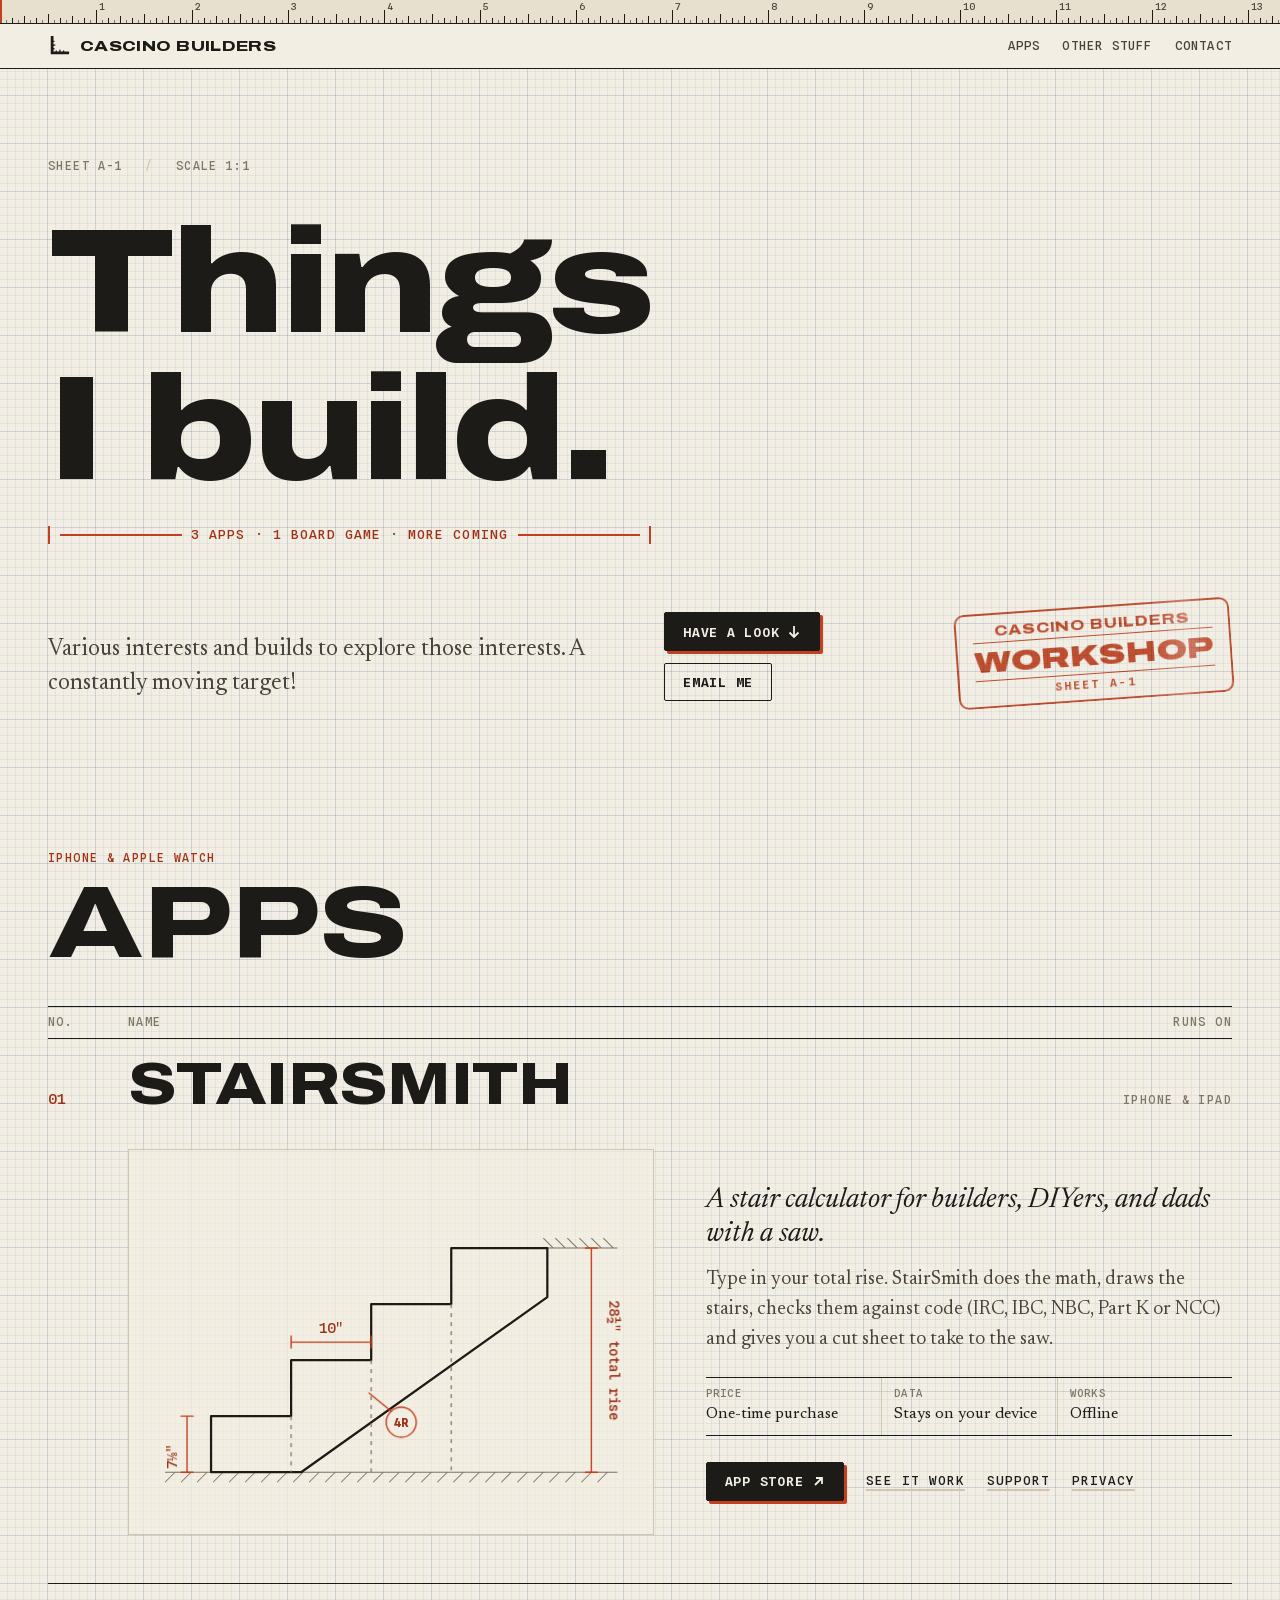
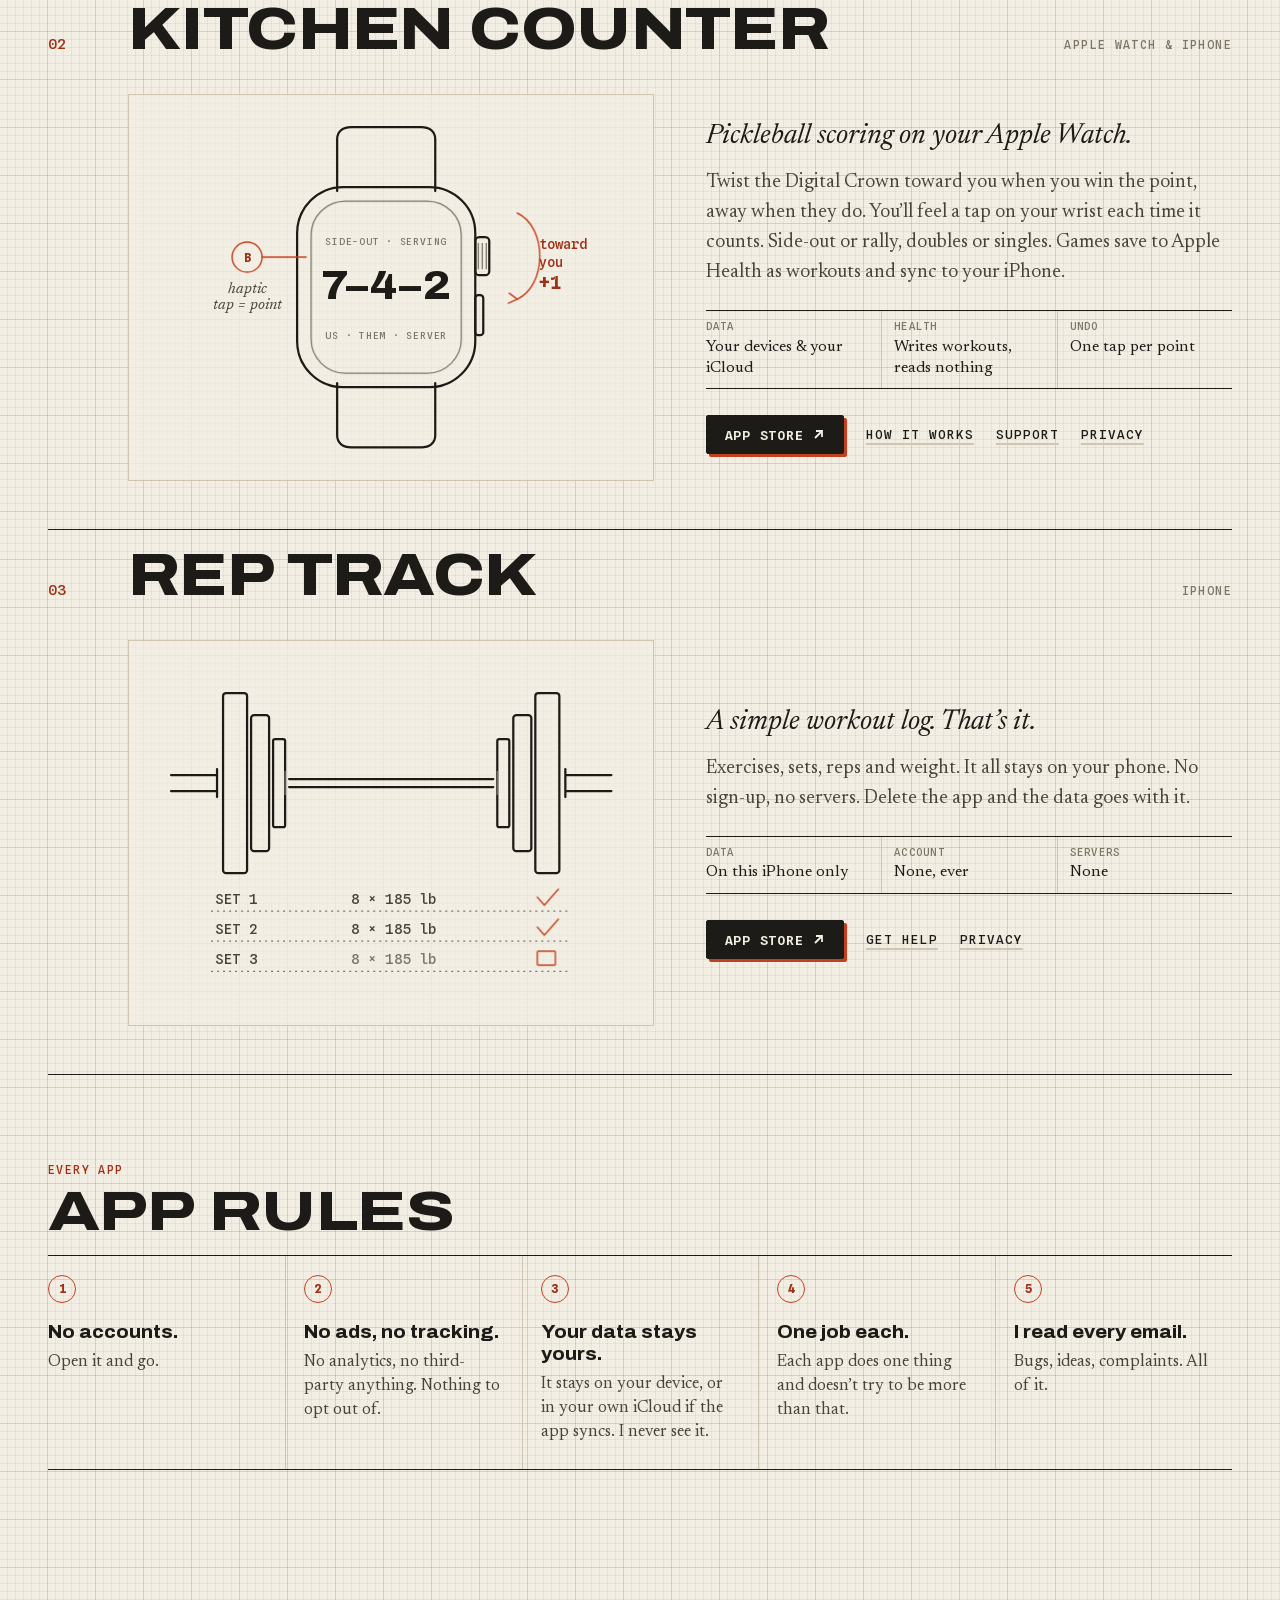
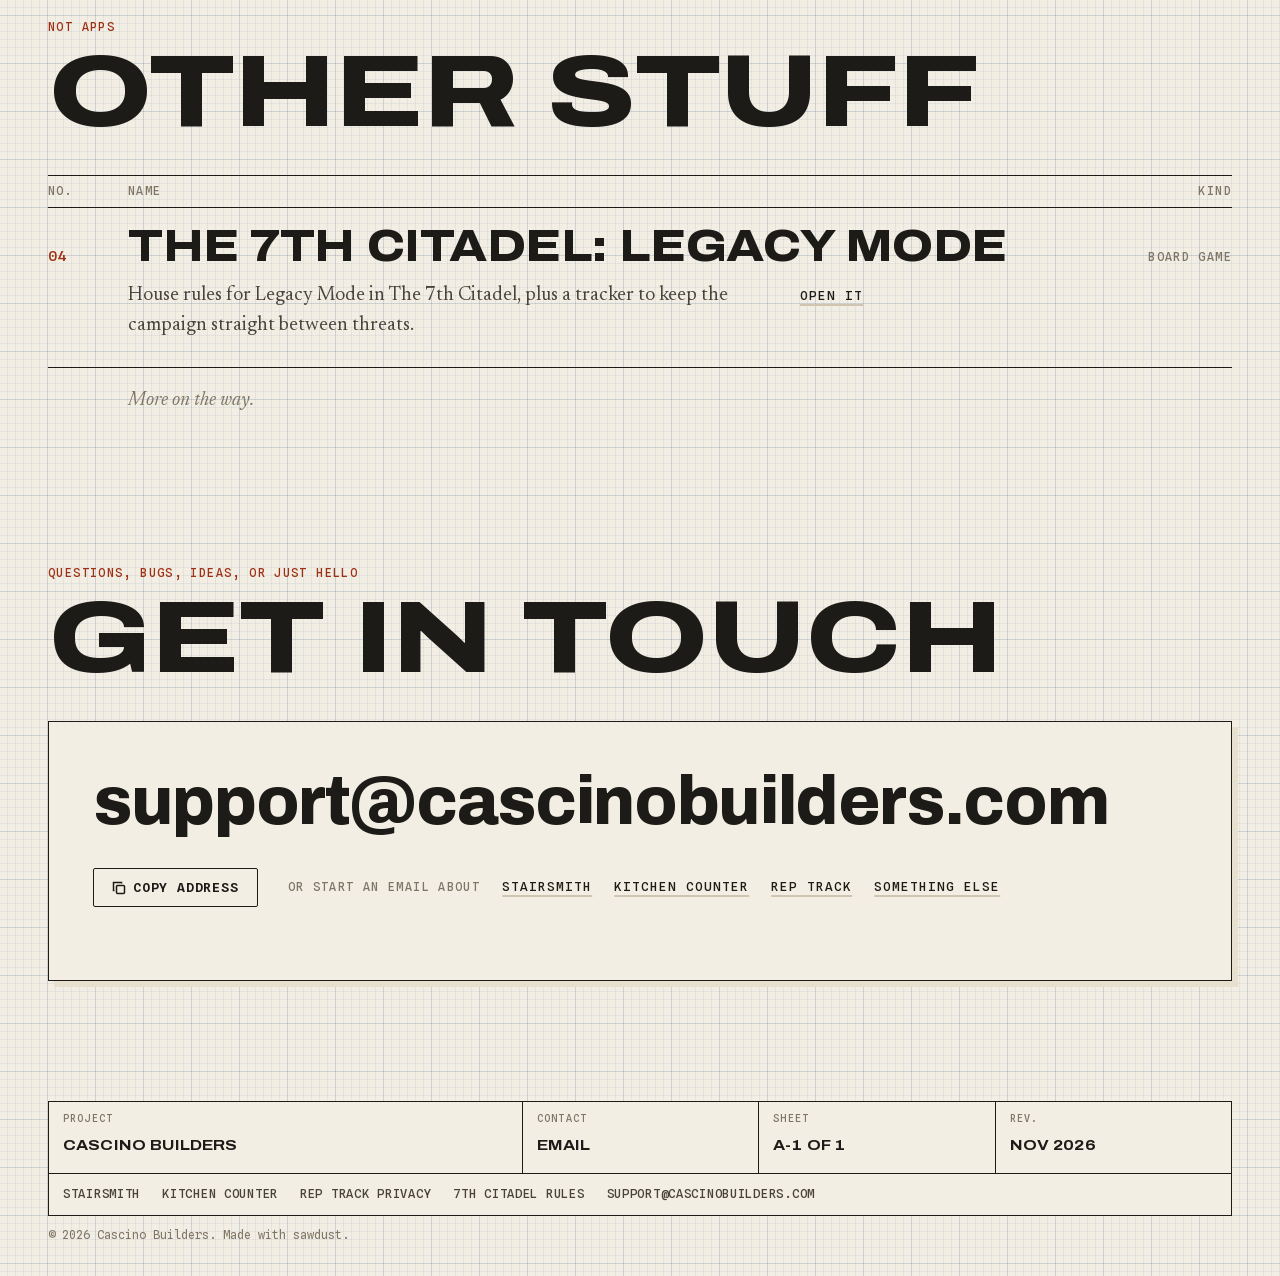
<file: index.html>
<!doctype html>
<html lang="en">
<head>
<meta charset="utf-8">
<meta name="viewport" content="width=device-width, initial-scale=1, viewport-fit=cover">
<title>Cascino Builders · Things I build</title>
<meta name="description" content="Various interests and builds to explore those interests. iPhone and Apple Watch apps so far (StairSmith, Kitchen Counter, Rep Track), plus other stuff.">
<meta name="theme-color" content="#f3eee3">
<link rel="canonical" href="https://cascinobuilders.com/">
<meta property="og:type" content="website">
<meta property="og:url" content="https://cascinobuilders.com/">
<meta property="og:title" content="Cascino Builders · Things I build">
<meta property="og:description" content="Various interests and builds to explore those interests. A constantly moving target!">
<meta property="og:image" content="https://cascinobuilders.com/og.jpg">
<meta property="og:image:width" content="1200">
<meta property="og:image:height" content="630">
<meta property="og:image:alt" content="Cascino Builders: Things I build.">
<meta name="twitter:card" content="summary_large_image">
<link rel="icon" href="/favicon.svg" type="image/svg+xml">
<link rel="apple-touch-icon" href="/apple-touch-icon.png">
<link rel="preload" href="/assets/fonts/archivo.woff2" as="font" type="font/woff2" crossorigin>
<link rel="preload" href="/assets/fonts/newsreader.woff2" as="font" type="font/woff2" crossorigin>
<link rel="stylesheet" href="/assets/site.css">
<link rel="stylesheet" href="/assets/home.css">
<script>document.documentElement.classList.add('js')</script>
</head>
<body>
<a class="skip" href="#main">Skip to content</a>

<header class="site-header">
  <div class="ruler" aria-hidden="true"><span style="left:96px">1</span><span style="left:192px">2</span><span style="left:288px">3</span><span style="left:384px">4</span><span style="left:480px">5</span><span style="left:576px">6</span><span style="left:672px">7</span><span style="left:768px">8</span><span style="left:864px">9</span><span style="left:960px">10</span><span style="left:1056px">11</span><span style="left:1152px">12</span><span style="left:1248px">13</span><span style="left:1344px">14</span><span style="left:1440px">15</span><span style="left:1536px">16</span><span style="left:1632px">17</span><span style="left:1728px">18</span><span style="left:1824px">19</span><span style="left:1920px">20</span><span style="left:2016px">21</span><span style="left:2112px">22</span><span style="left:2208px">23</span><span style="left:2304px">24</span><span style="left:2400px">25</span><span style="left:2496px">26</span><span style="left:2592px">27</span><span style="left:2688px">28</span></div>
  <nav class="nav" aria-label="Main">
    <a class="brand" href="/" aria-label="Cascino Builders, home"><svg viewBox="0 0 24 24" fill="none" stroke="currentColor" aria-hidden="true"><path class="sq" d="M4.5 2.5v17h17" stroke-width="3" stroke-linecap="square"/><path d="M9 19.5v-2.5M13 19.5v-3.5M17 19.5v-2.5M4.5 15h2.5M4.5 11h3.5M4.5 7h2.5" stroke-width="1.4"/></svg><span>Cascino<span class="brand-word-2"> Builders</span></span></a>
    <div class="nav-links">
      <a href="#apps">Apps</a>
      <a href="#projects">Other stuff</a>
      <a href="#contact">Contact</a>
    </div>
  </nav>
</header>

<main id="main">

<!-- ============ Hero ============ -->
<section class="hero">
  <p class="label hero-sheet"><span>Sheet A-1</span><span>Scale 1:1</span></p>

  <div class="hero-title">
    <h1 class="display"><span class="w w1">Things</span> <span class="w w2">I build.</span></h1>
    <div class="dim-line" aria-hidden="true">
      <span class="dim-tick"></span><span class="dim-rule"></span>
      <span class="dim-text">3 apps · 1 board game · more coming</span>
      <span class="dim-rule"></span><span class="dim-tick"></span>
    </div>
  </div>

  <div class="hero-foot">
    <p class="hero-lede">Various interests and builds to explore those interests. A constantly moving target!</p>
    <div class="hero-cta">
      <a class="btn" href="#apps">Have a look <svg viewBox="0 0 14 14" fill="none" stroke="currentColor" stroke-width="1.8" aria-hidden="true"><path d="M7 1v11M2.5 7.5 7 12l4.5-4.5"/></svg></a>
      <a class="btn ghost" href="mailto:support@cascinobuilders.com">Email me</a>
    </div>
    <div class="stamp" aria-label="Stamp: Cascino Builders workshop">
      <span class="stamp-top">Cascino Builders</span>
      <span class="stamp-mid">Workshop</span>
      <span class="stamp-bot">Sheet A-1</span>
    </div>
  </div>
</section>

<!-- ============ Apps ============ -->
<section class="apps" id="apps" aria-labelledby="h-apps">
  <header class="sec-head">
    <p class="label">iPhone &amp; Apple Watch</p>
    <h2 class="display" id="h-apps">Apps</h2>
  </header>

  <div class="cut-head label" aria-hidden="true"><span>No.</span><span>Name</span><span>Runs on</span></div>

  <!-- 01 StairSmith -->
  <article class="part" id="stairsmith" aria-labelledby="h-ss">
    <div class="part-row">
      <span class="part-no">01</span>
      <h3 class="part-name" id="h-ss"><a href="/stairsmith/">StairSmith</a></h3>
      <span class="part-stock label">iPhone &amp; iPad</span>
    </div>
    <div class="part-body">
      <figure class="drawing">
        <svg viewBox="0 0 480 340" role="img" aria-labelledby="ss-cap">
          <title id="ss-cap">Side elevation of a stair stringer: four risers of 7⅛ inches, 10 inch treads, 28½ inch total rise.</title>
          <g class="hatch"><path d="M396 76h70M402 76l-10-10M414 76l-10-10M426 76l-10-10M438 76l-10-10M450 76l-10-10M462 76l-10-10"/><path d="M14 300h452M24 300l-10 10M40 300l-10 10M56 300l-10 10M72 300l-10 10M88 300l-10 10M104 300l-10 10M120 300l-10 10M136 300l-10 10M152 300l-10 10M168 300l-10 10M184 300l-10 10M200 300l-10 10M216 300l-10 10M232 300l-10 10M248 300l-10 10M264 300l-10 10M280 300l-10 10M296 300l-10 10M312 300l-10 10M328 300l-10 10M344 300l-10 10M360 300l-10 10M376 300l-10 10M392 300l-10 10M408 300l-10 10M424 300l-10 10M440 300l-10 10M456 300l-10 10"/></g>
          <path class="ln draw" pathLength="1" d="M60 300V244h80v-56h80v-56h80V76h96v49L150 300z"/>
          <path class="ln-thin fx" d="M140 244v56M220 188v112M300 132v168" stroke-dasharray="4 5"/>
          <g class="dim">
            <path d="M36 244v56M30 244h12M30 300h12"/>
            <path d="M140 170h80M140 164v12M220 164v12"/>
            <path d="M440 76v224M434 76h12M434 300h12"/>
          </g>
          <text class="dim-t" x="22" y="276" text-anchor="end" transform="rotate(-90 22 272)">7⅛″</text>
          <text class="dim-t" x="180" y="161" text-anchor="middle">10″</text>
          <text class="dim-t" x="458" y="188" text-anchor="middle" transform="rotate(90 458 188)">28½″ total rise</text>
          <circle class="callout" cx="250" cy="250" r="15"/><text class="callout-t" x="250" y="255" text-anchor="middle">4R</text>
          <path class="leader" d="M240 239l-22-18"/>
        </svg>
      </figure>
      <div class="part-text">
        <p class="part-lede">A stair calculator for builders, DIYers, and dads with a saw.</p>
        <p>Type in your total rise. StairSmith does the math, draws the stairs, checks them against code (IRC, IBC, NBC, Part K or NCC) and gives you a cut sheet to take to the saw.</p>
        <dl class="spec">
          <div><dt>Price</dt><dd>One-time purchase</dd></div>
          <div><dt>Data</dt><dd>Stays on your device</dd></div>
          <div><dt>Works</dt><dd>Offline</dd></div>
        </dl>
        <div class="part-links">
          <a class="btn" href="https://apps.apple.com/us/app/stairsmith/id6767048001">App Store <svg viewBox="0 0 14 14" fill="none" stroke="currentColor" stroke-width="1.8" aria-hidden="true"><path d="M4 10 11 3M5 3h6v6"/></svg></a>
          <a class="text-link" href="/stairsmith/">See it work</a>
          <a class="text-link" href="/stairsmith/support/">Support</a>
          <a class="text-link" href="/stairsmith/privacy/">Privacy</a>
        </div>
      </div>
    </div>
  </article>

  <!-- 02 Kitchen Counter -->
  <article class="part" id="kitchen-counter" aria-labelledby="h-kc">
    <div class="part-row">
      <span class="part-no">02</span>
      <h3 class="part-name" id="h-kc"><a href="/kitchencounter/support/">Kitchen Counter</a></h3>
      <span class="part-stock label">Apple Watch &amp; iPhone</span>
    </div>
    <div class="part-body">
      <figure class="drawing">
        <svg viewBox="0 0 480 340" role="img" aria-labelledby="kc-cap">
          <title id="kc-cap">Front view of an Apple Watch showing a pickleball score of 7–4–2. An arrow shows the Digital Crown turned toward you adds a point.</title>
          <path class="ln draw" pathLength="1" d="M186 74V22c0-8 6-12 14-12h70c8 0 14 4 14 12v52M186 266v52c0 8 6 12 14 12h70c8 0 14-4 14-12v-52"/>
          <rect class="ln draw" pathLength="1" x="146" y="70" width="178" height="200" rx="46"/>
          <rect class="ln-thin fx" x="160" y="84" width="150" height="172" rx="34"/>
          <rect class="ln draw d2" pathLength="1" x="324" y="120" width="14" height="38" rx="4"/>
          <rect class="ln draw d2" pathLength="1" x="324" y="178" width="8" height="40" rx="3"/>
          <path class="ln-thin" d="M327 126v26M331 126v26M335 126v26"/>
          <text class="scr-label" x="235" y="128" text-anchor="middle">SIDE-OUT · SERVING</text>
          <text class="scr-score" x="235" y="182" text-anchor="middle">7–4–2</text>
          <text class="scr-label" x="235" y="222" text-anchor="middle">US · THEM · SERVER</text>
          <g class="dim">
            <path d="M366 96c30 14 30 72 0 86"/>
            <path d="M358 176l8 6-9 4"/>
          </g>
          <text class="dim-t" x="388" y="132">toward</text>
          <text class="dim-t" x="388" y="150">you</text>
          <text class="dim-t strong" x="388" y="172">+1</text>
          <circle class="callout" cx="96" cy="140" r="15"/><text class="callout-t" x="96" y="145" text-anchor="middle">B</text>
          <path class="leader" d="M111 140h44"/>
          <text class="note-t" x="96" y="176" text-anchor="middle">haptic</text>
          <text class="note-t" x="96" y="192" text-anchor="middle">tap = point</text>
        </svg>
      </figure>
      <div class="part-text">
        <p class="part-lede">Pickleball scoring on your Apple Watch.</p>
        <p>Twist the Digital Crown toward you when you win the point, away when they do. You’ll feel a tap on your wrist each time it counts. Side-out or rally, doubles or singles. Games save to Apple Health as workouts and sync to your iPhone.</p>
        <dl class="spec">
          <div><dt>Data</dt><dd>Your devices &amp; your iCloud</dd></div>
          <div><dt>Health</dt><dd>Writes workouts, reads nothing</dd></div>
          <div><dt>Undo</dt><dd>One tap per point</dd></div>
        </dl>
        <div class="part-links">
          <a class="btn" href="https://apps.apple.com/us/app/kitchen-counter/id6760856489">App Store <svg viewBox="0 0 14 14" fill="none" stroke="currentColor" stroke-width="1.8" aria-hidden="true"><path d="M4 10 11 3M5 3h6v6"/></svg></a>
          <a class="text-link" href="/kitchencounter/faq/">How it works</a>
          <a class="text-link" href="/kitchencounter/support/">Support</a>
          <a class="text-link" href="/kitchencounter/privacy/">Privacy</a>
        </div>
      </div>
    </div>
  </article>

  <!-- 03 Rep Track -->
  <article class="part" id="rep-track" aria-labelledby="h-rt">
    <div class="part-row">
      <span class="part-no">03</span>
      <h3 class="part-name" id="h-rt">Rep Track</h3>
      <span class="part-stock label">iPhone</span>
    </div>
    <div class="part-body">
      <figure class="drawing">
        <svg viewBox="0 0 480 340" role="img" aria-labelledby="rt-cap">
          <title id="rt-cap">Side view of a loaded barbell above a short workout log: three sets of eight at 185 pounds, two ticked off.</title>
          <path class="ln draw" pathLength="1" d="M20 112h46M20 128h46M414 112h46M414 128h46M66 106v28M414 106v28M138 116h204M138 124h204"/>
          <rect class="ln draw" pathLength="1" x="72" y="30" width="24" height="180" rx="3"/>
          <rect class="ln draw d2" pathLength="1" x="100" y="52" width="18" height="136" rx="3"/>
          <rect class="ln draw d3" pathLength="1" x="122" y="76" width="12" height="88" rx="2"/>
          <rect class="ln draw" pathLength="1" x="384" y="30" width="24" height="180" rx="3"/>
          <rect class="ln draw d2" pathLength="1" x="362" y="52" width="18" height="136" rx="3"/>
          <rect class="ln draw d3" pathLength="1" x="346" y="76" width="12" height="88" rx="2"/>
          <path class="ln-thin" d="M134 108v24M346 108v24" />
          <g class="log">
            <path class="ln-thin" d="M60 248h360M60 278h360M60 308h360" stroke-dasharray="2 4"/>
            <text x="64" y="241">SET 1</text><text x="200" y="241">8 × 185 lb</text>
            <text x="64" y="271">SET 2</text><text x="200" y="271">8 × 185 lb</text>
            <text x="64" y="301">SET 3</text><text x="200" y="301" class="pending">8 × 185 lb</text>
          </g>
          <g class="dim">
            <path d="M386 234l7 8 14-16M386 264l7 8 14-16"/>
            <rect x="386" y="288" width="18" height="14" rx="1" fill="none"/>
          </g>
        </svg>
      </figure>
      <div class="part-text">
        <p class="part-lede">A simple workout log. That’s it.</p>
        <p>Exercises, sets, reps and weight. It all stays on your phone. No sign-up, no servers. Delete the app and the data goes with it.</p>
        <dl class="spec">
          <div><dt>Data</dt><dd>On this iPhone only</dd></div>
          <div><dt>Account</dt><dd>None, ever</dd></div>
          <div><dt>Servers</dt><dd>None</dd></div>
        </dl>
        <div class="part-links">
          <a class="btn" href="https://apps.apple.com/us/app/rep-track-workout-tracker/id6759986590">App Store <svg viewBox="0 0 14 14" fill="none" stroke="currentColor" stroke-width="1.8" aria-hidden="true"><path d="M4 10 11 3M5 3h6v6"/></svg></a>
          <a class="text-link" href="mailto:support@cascinobuilders.com?subject=Rep%20Track">Get help</a>
          <a class="text-link" href="/reptrack/privacy/">Privacy</a>
        </div>
      </div>
    </div>
  </article>
  <div class="rules" id="rules">
    <header class="rules-head">
      <p class="label">Every app</p>
      <h3 class="display" id="h-rules">App rules</h3>
    </header>
    <ol class="rules-list">
      <li><h4>No accounts.</h4><p>Open it and go.</p></li>
      <li><h4>No ads, no tracking.</h4><p>No analytics, no third-party anything. Nothing to opt out of.</p></li>
      <li><h4>Your data stays yours.</h4><p>It stays on your device, or in your own iCloud if the app syncs. I never see it.</p></li>
      <li><h4>One job each.</h4><p>Each app does one thing and doesn’t try to be more than that.</p></li>
      <li><h4>I read every email.</h4><p>Bugs, ideas, complaints. All of it.</p></li>
    </ol>
  </div>
</section>

<!-- ============ Other projects ============ -->
<section class="projects" id="projects" aria-labelledby="h-projects">
  <header class="sec-head">
    <p class="label">Not apps</p>
    <h2 class="display" id="h-projects">Other stuff</h2>
  </header>

  <div class="cut-head label" aria-hidden="true"><span>No.</span><span>Name</span><span>Kind</span></div>

  <article class="project" aria-labelledby="h-citadel">
    <div class="part-row">
      <span class="part-no">04</span>
      <h3 class="part-name project-name" id="h-citadel"><a href="/citadel-legacy/">The 7th Citadel: Legacy Mode</a></h3>
      <span class="part-stock label">Board game</span>
    </div>
    <div class="project-body">
      <p>House rules for Legacy Mode in The 7th Citadel, plus a tracker to keep the campaign straight between threats.</p>
      <a class="text-link" href="/citadel-legacy/">Open it</a>
    </div>
  </article>

  <p class="project-next">More on the way.</p>
</section>



<!-- ============ Contact ============ -->
<section class="contact" id="contact" aria-labelledby="h-contact">
  <header class="sec-head">
    <p class="label">Questions, bugs, ideas, or just hello</p>
    <h2 class="display" id="h-contact">Get in touch</h2>
  </header>
  <div class="contact-card">
    <a class="email" href="mailto:support@cascinobuilders.com">support@<wbr>cascinobuilders.com</a>
    <div class="contact-actions">
      <button class="btn ghost" type="button" data-copy="support@cascinobuilders.com"><svg viewBox="0 0 14 14" fill="none" stroke="currentColor" stroke-width="1.5" aria-hidden="true"><rect x="4.5" y="4.5" width="8" height="8" rx="1"/><path d="M9.5 2.5V1.5h-8v8h1"/></svg><span>Copy address</span></button>
      <span class="label">Or start an email about</span>
      <a class="text-link" href="mailto:support@cascinobuilders.com?subject=StairSmith">StairSmith</a>
      <a class="text-link" href="mailto:support@cascinobuilders.com?subject=Kitchen%20Counter">Kitchen Counter</a>
      <a class="text-link" href="mailto:support@cascinobuilders.com?subject=Rep%20Track">Rep Track</a>
      <a class="text-link" href="mailto:support@cascinobuilders.com">Something else</a>
    </div>
    <p class="copy-status" role="status" aria-live="polite"></p>
  </div>
</section>

</main>

<footer class="title-block">
  <div class="tb-grid">
    <div><span class="label">Project</span><span class="v">Cascino Builders</span></div>
    <div><span class="label">Contact</span><span class="v"><a href="mailto:support@cascinobuilders.com">Email</a></span></div>
    <div><span class="label">Sheet</span><span class="v">A-1 of 1</span></div>
    <div><span class="label">Rev.</span><span class="v">Nov 2026</span></div>
    <div class="tb-links">
      <a href="/stairsmith/">StairSmith</a>
      <a href="/kitchencounter/faq/">Kitchen Counter</a>
      <a href="/reptrack/privacy/">Rep Track privacy</a>
      <a href="/citadel-legacy/">7th Citadel rules</a>
      <a href="mailto:support@cascinobuilders.com">support@cascinobuilders.com</a>
    </div>
  </div>
  <p class="tb-fine">© 2026 Cascino Builders. Made with sawdust.</p>
</footer>

<script src="/assets/site.js" defer></script>
</body>
</html>
</file>
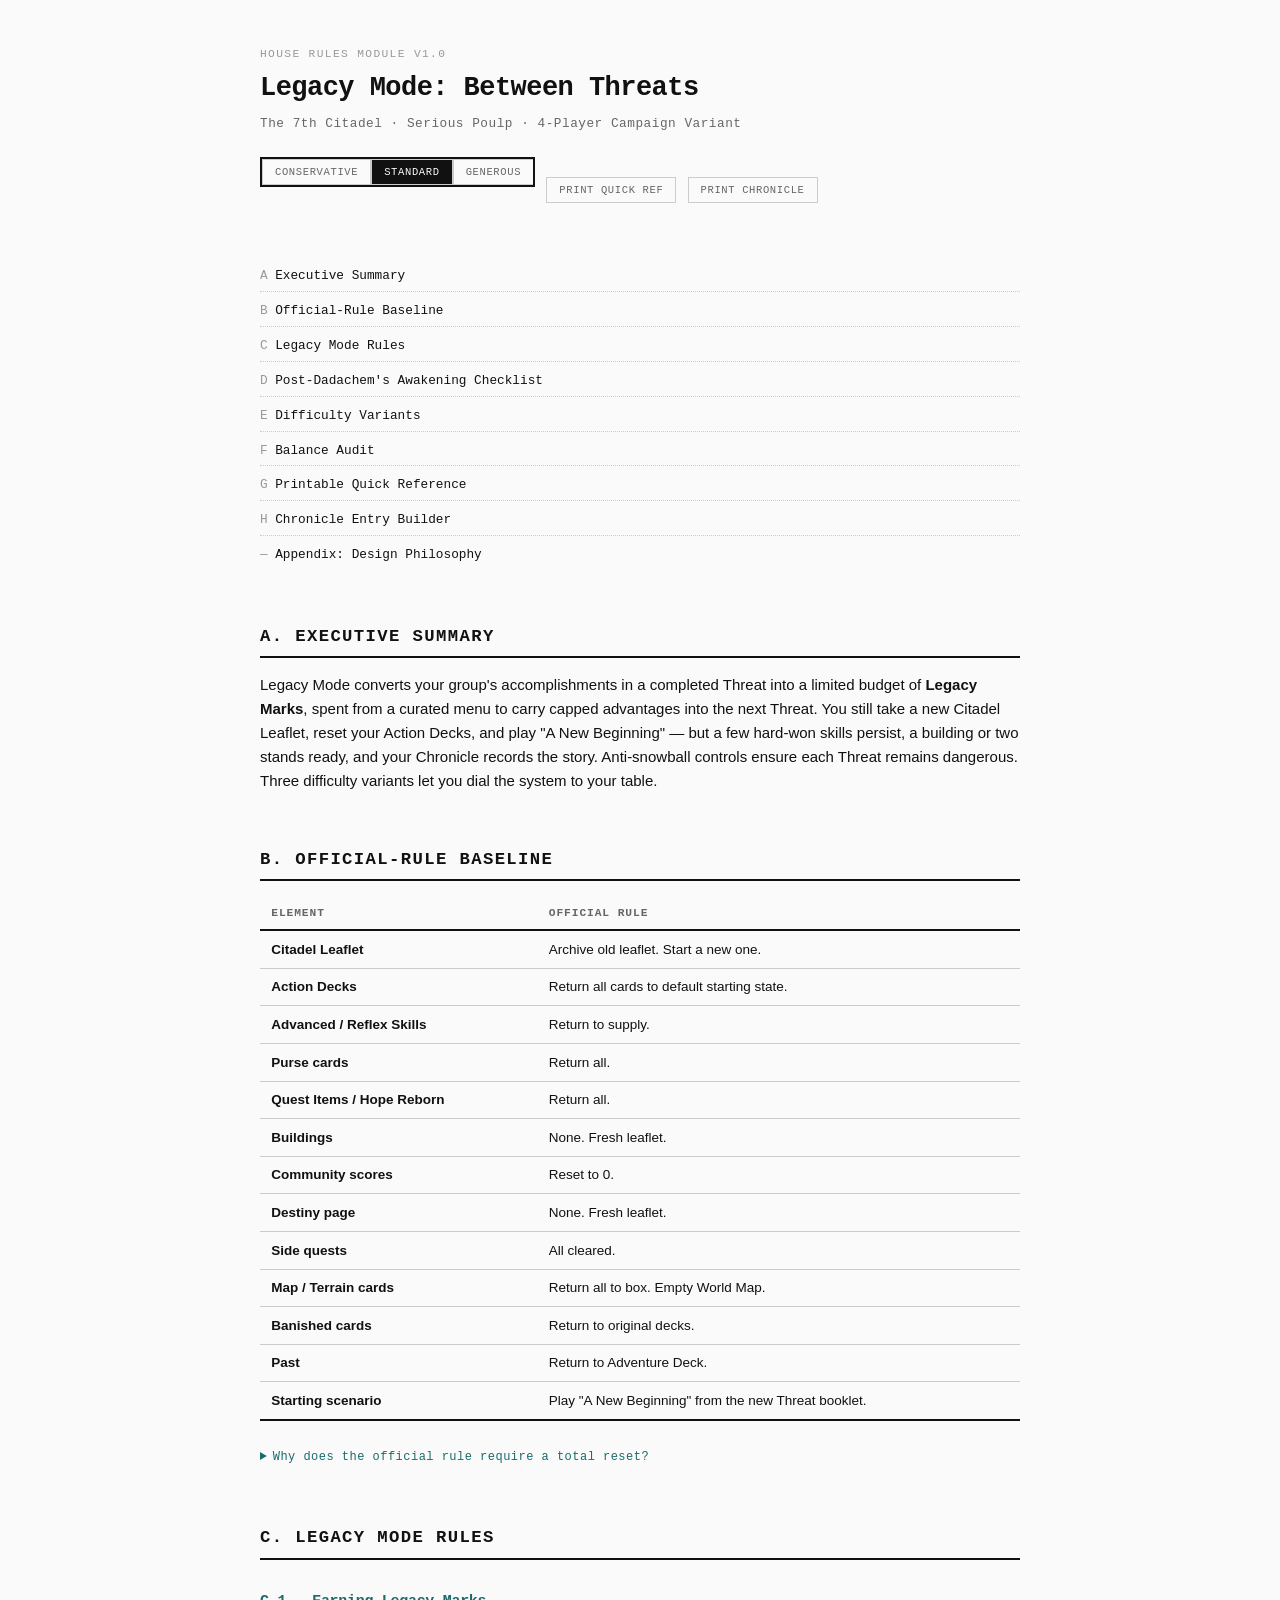
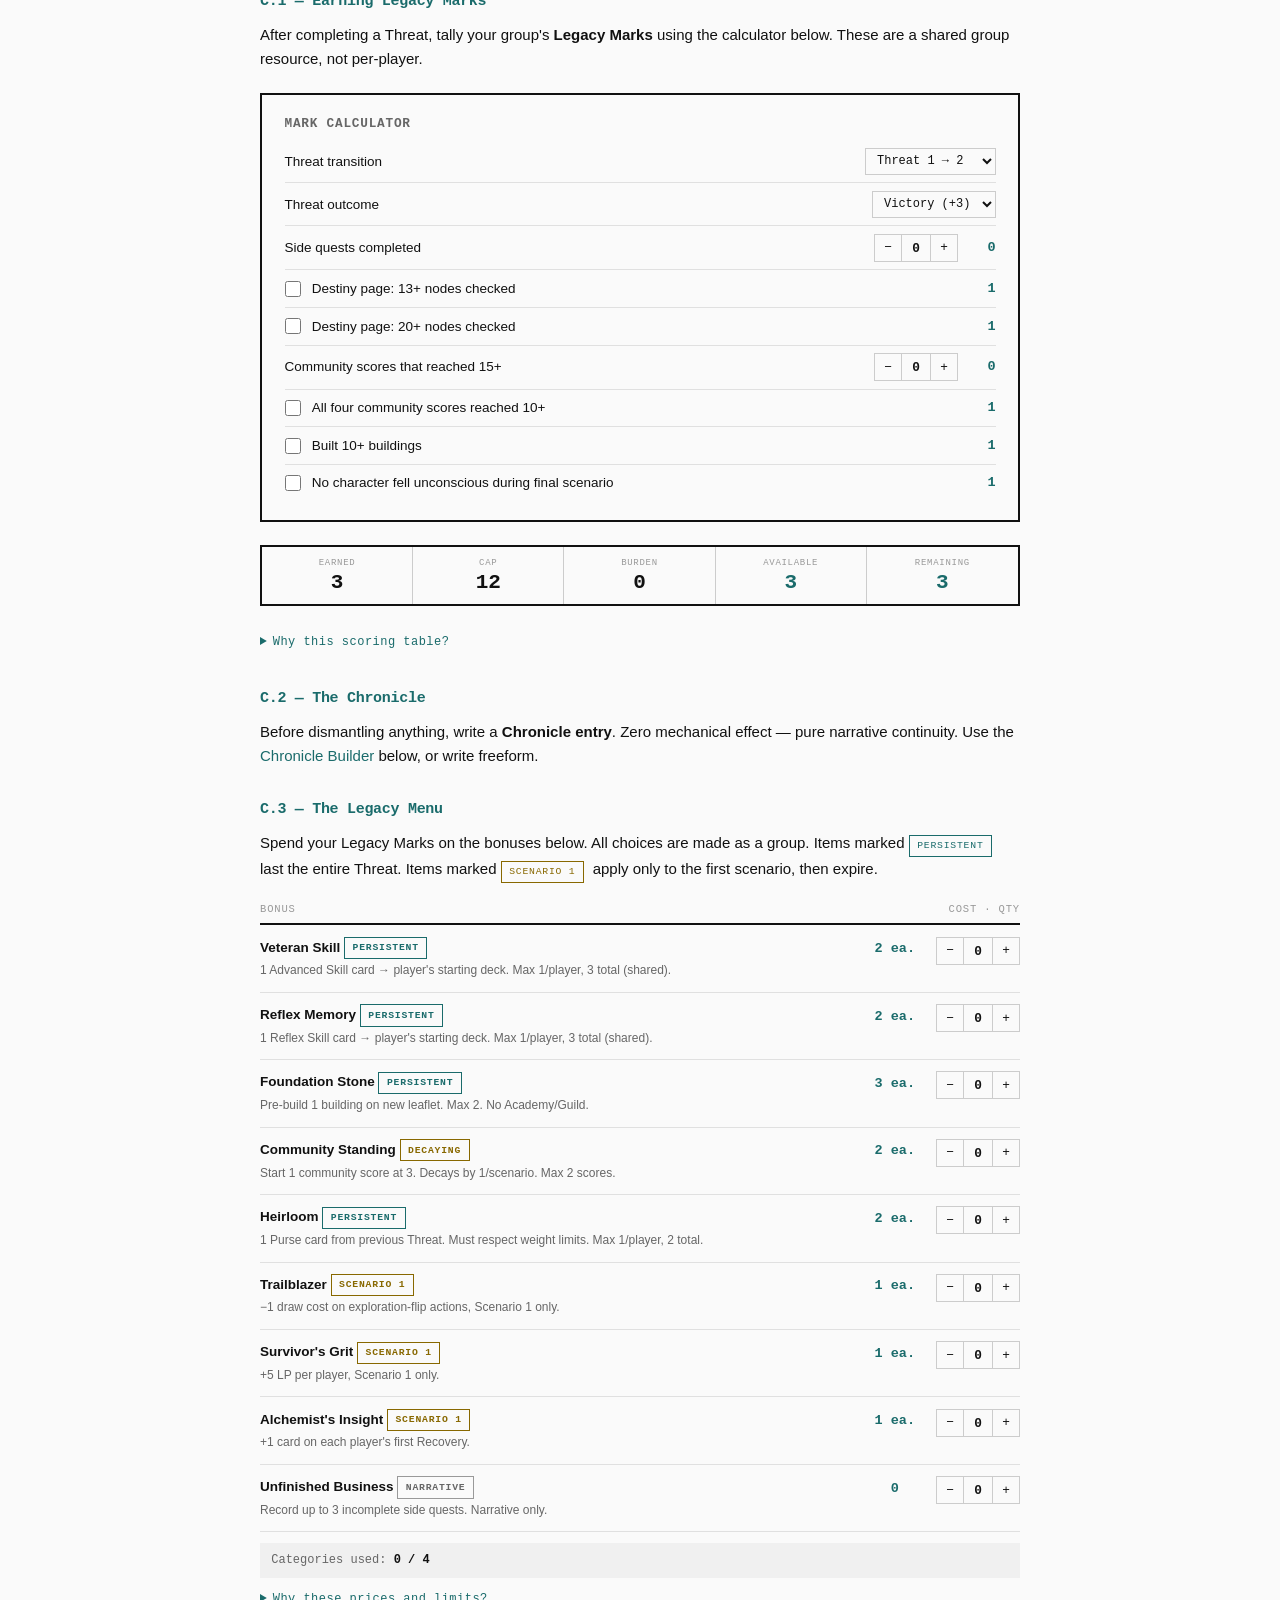
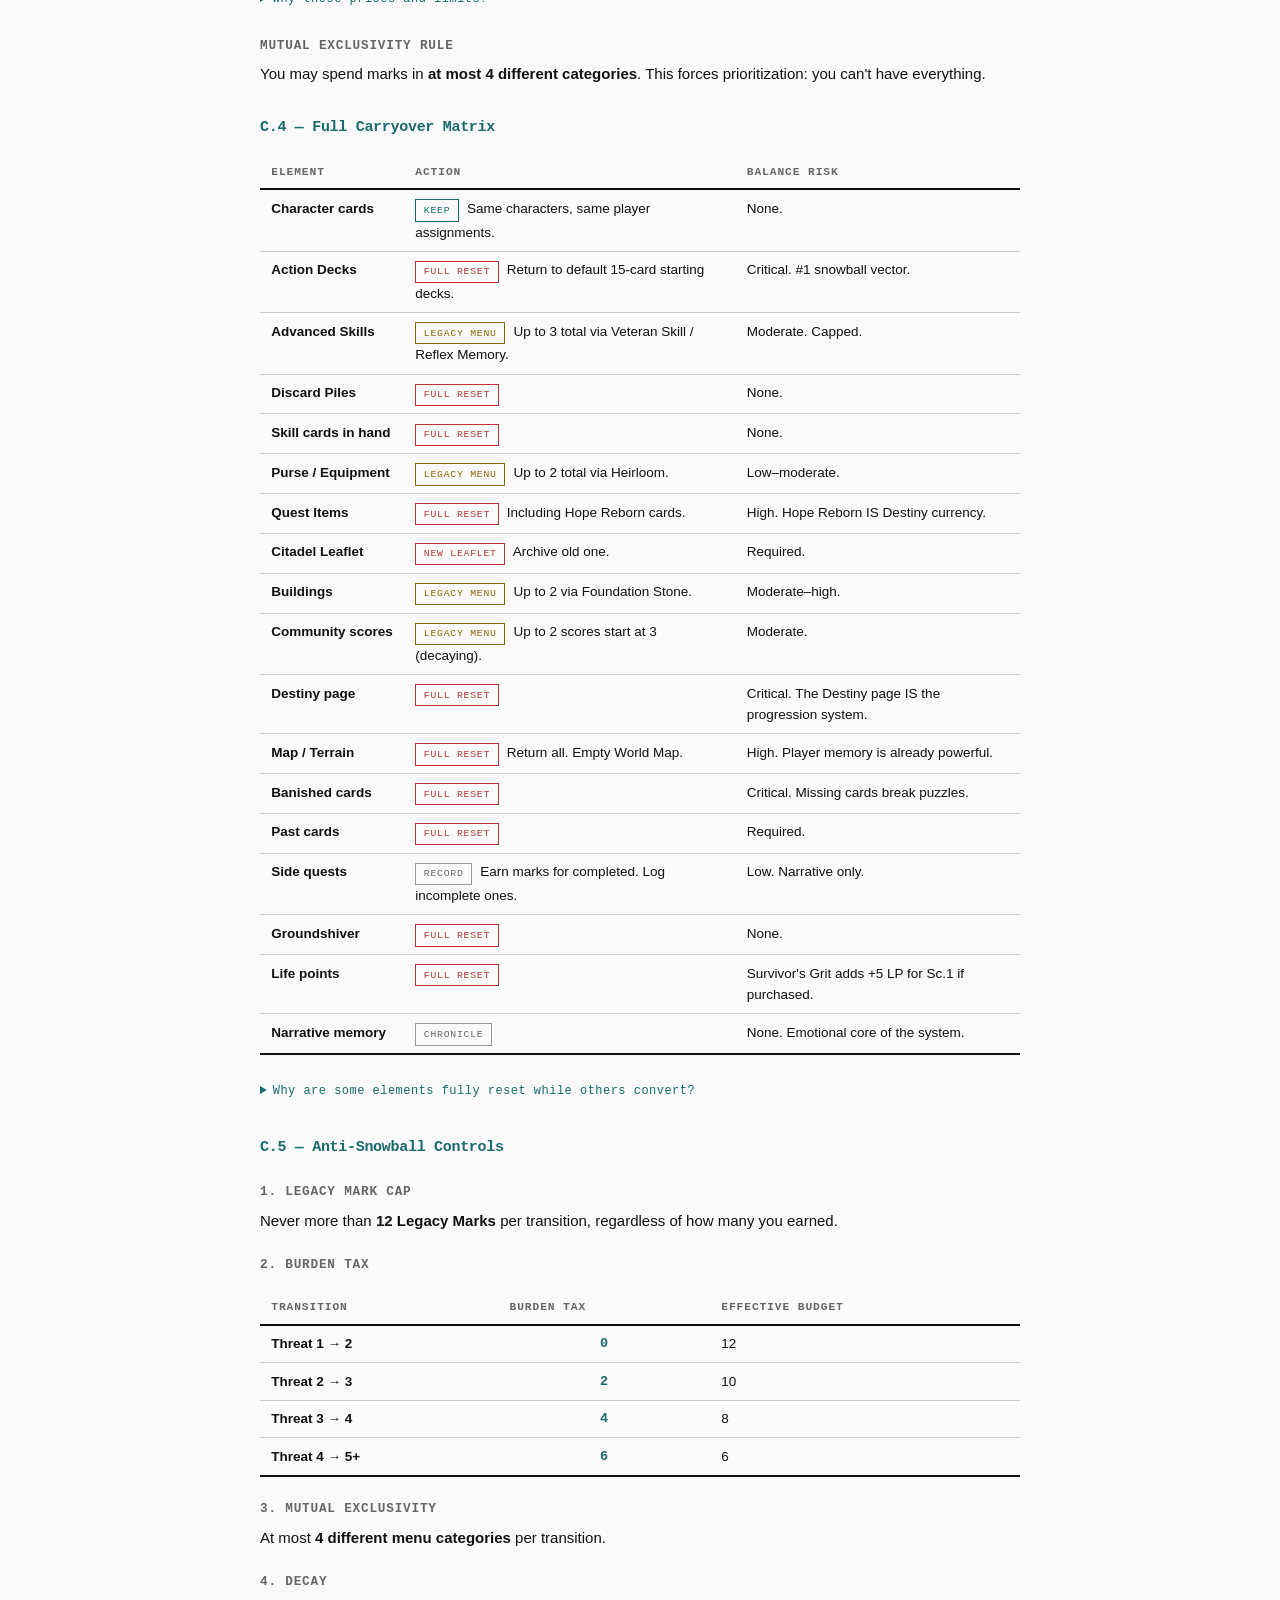
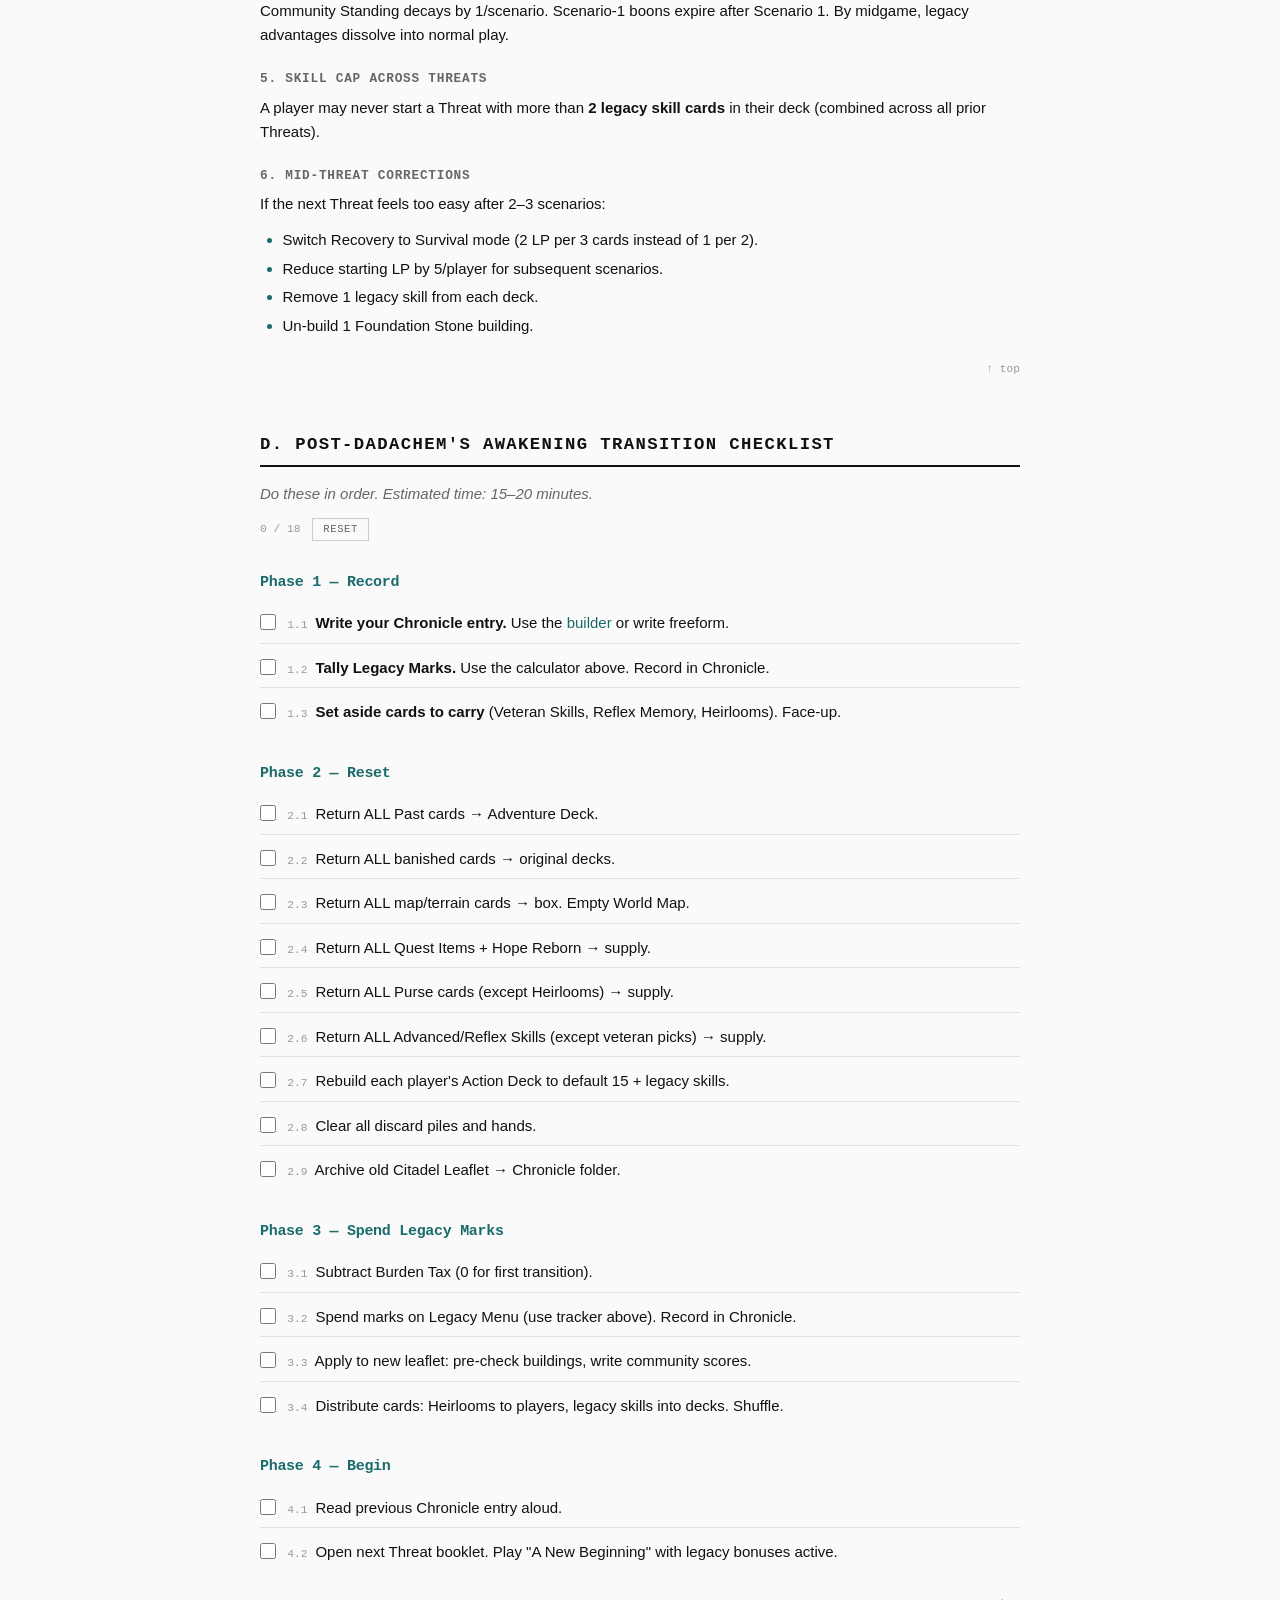
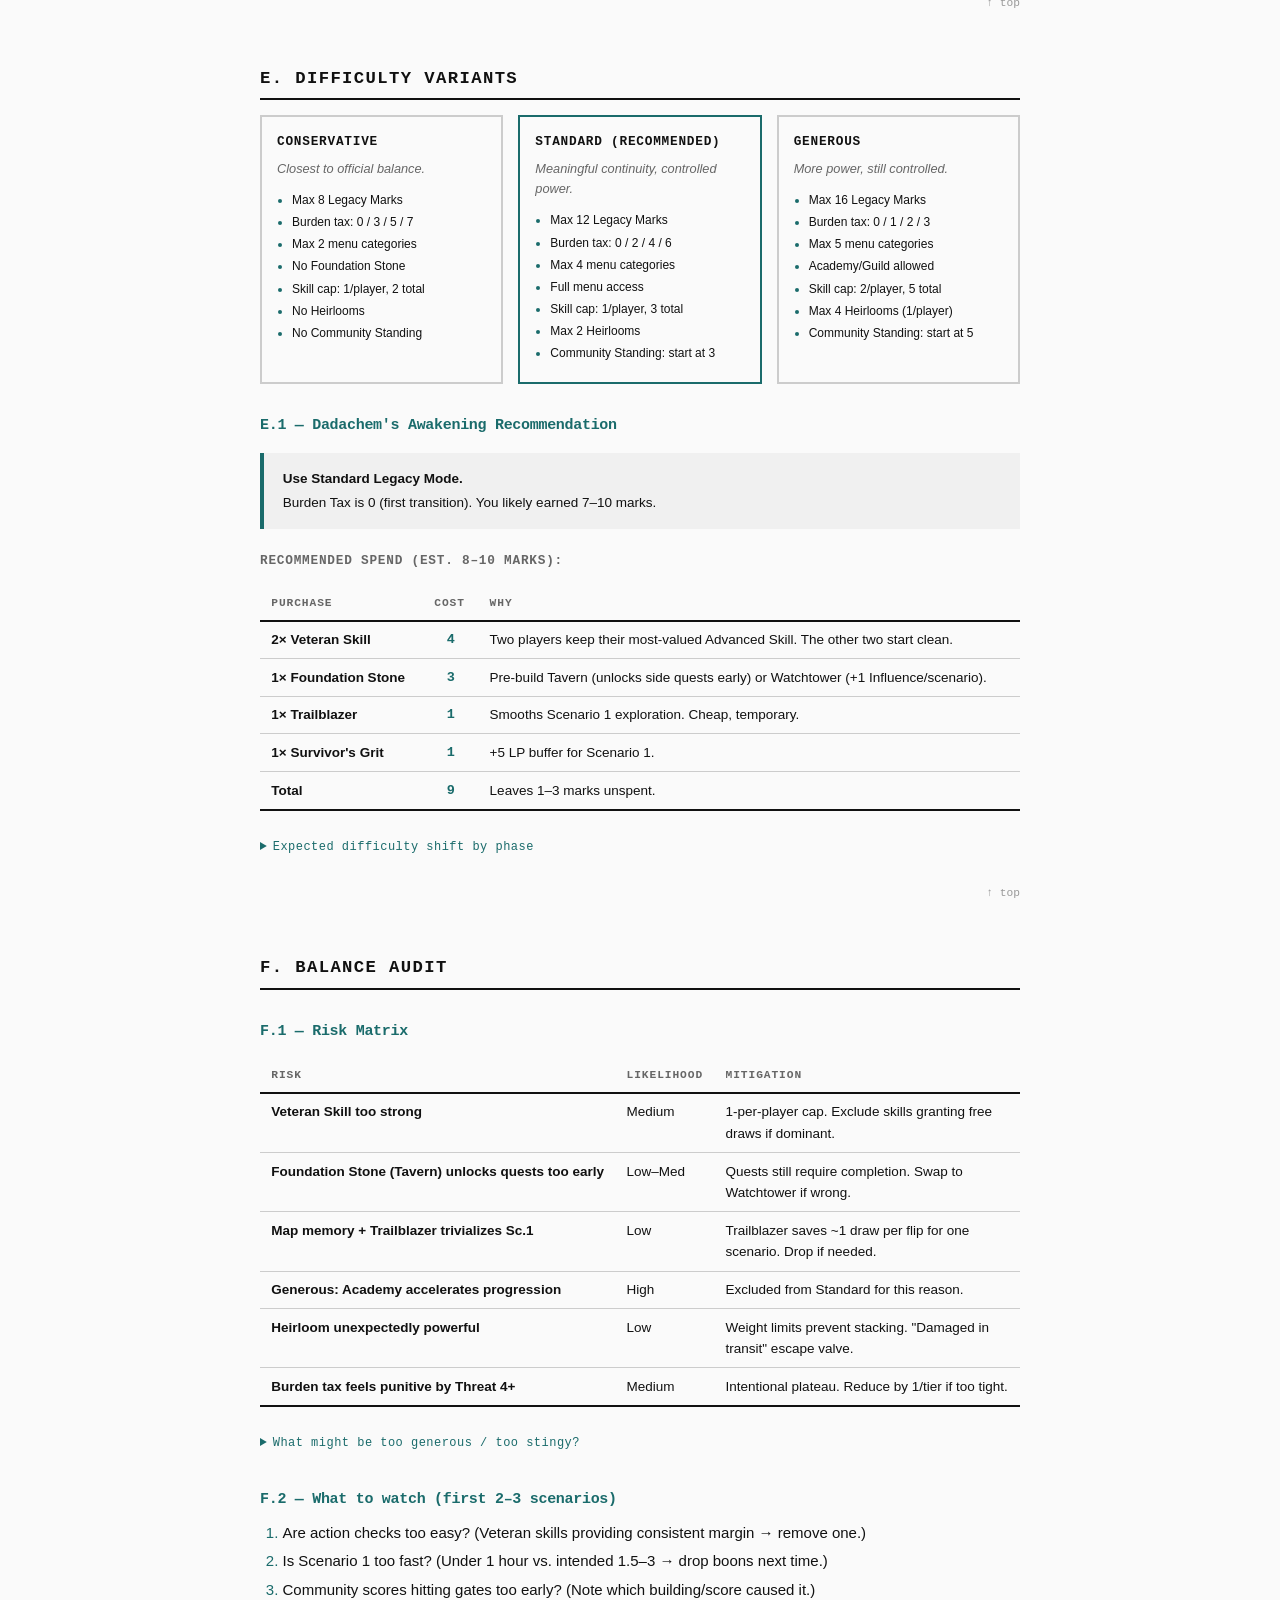
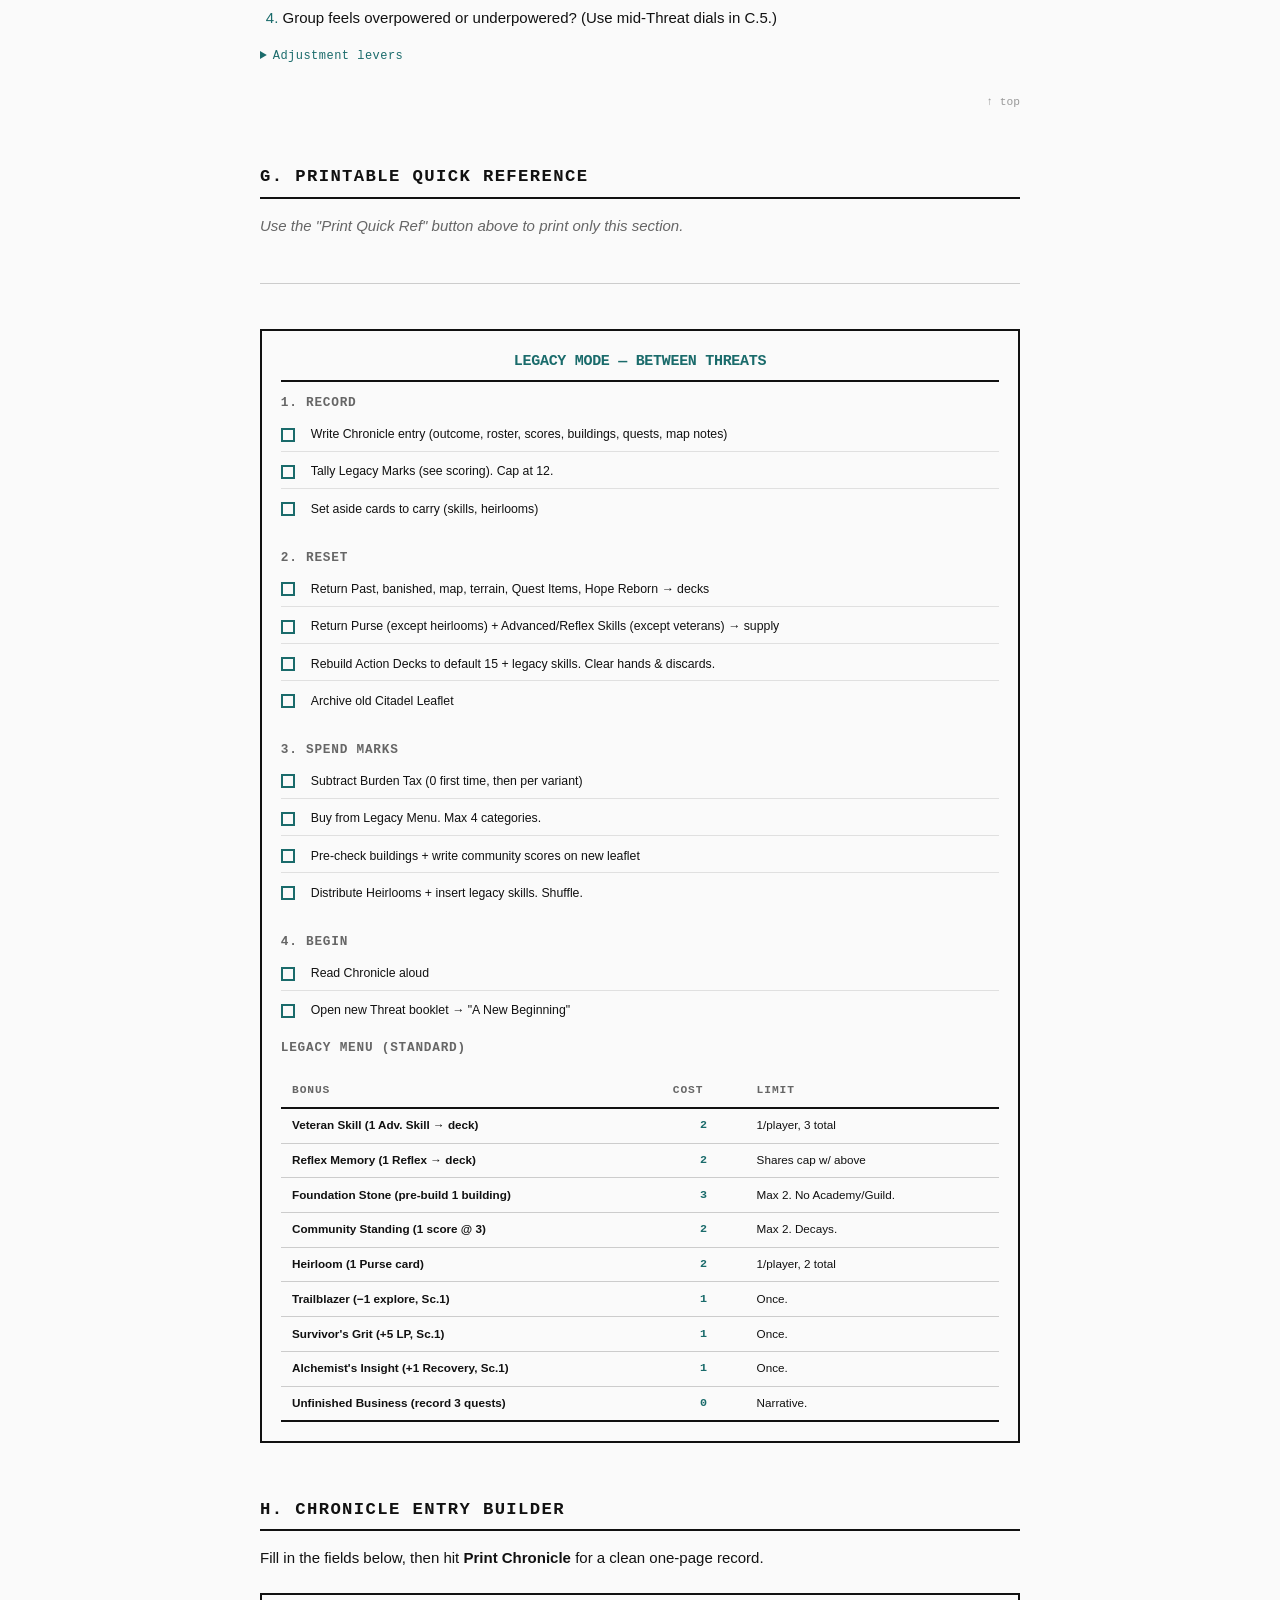
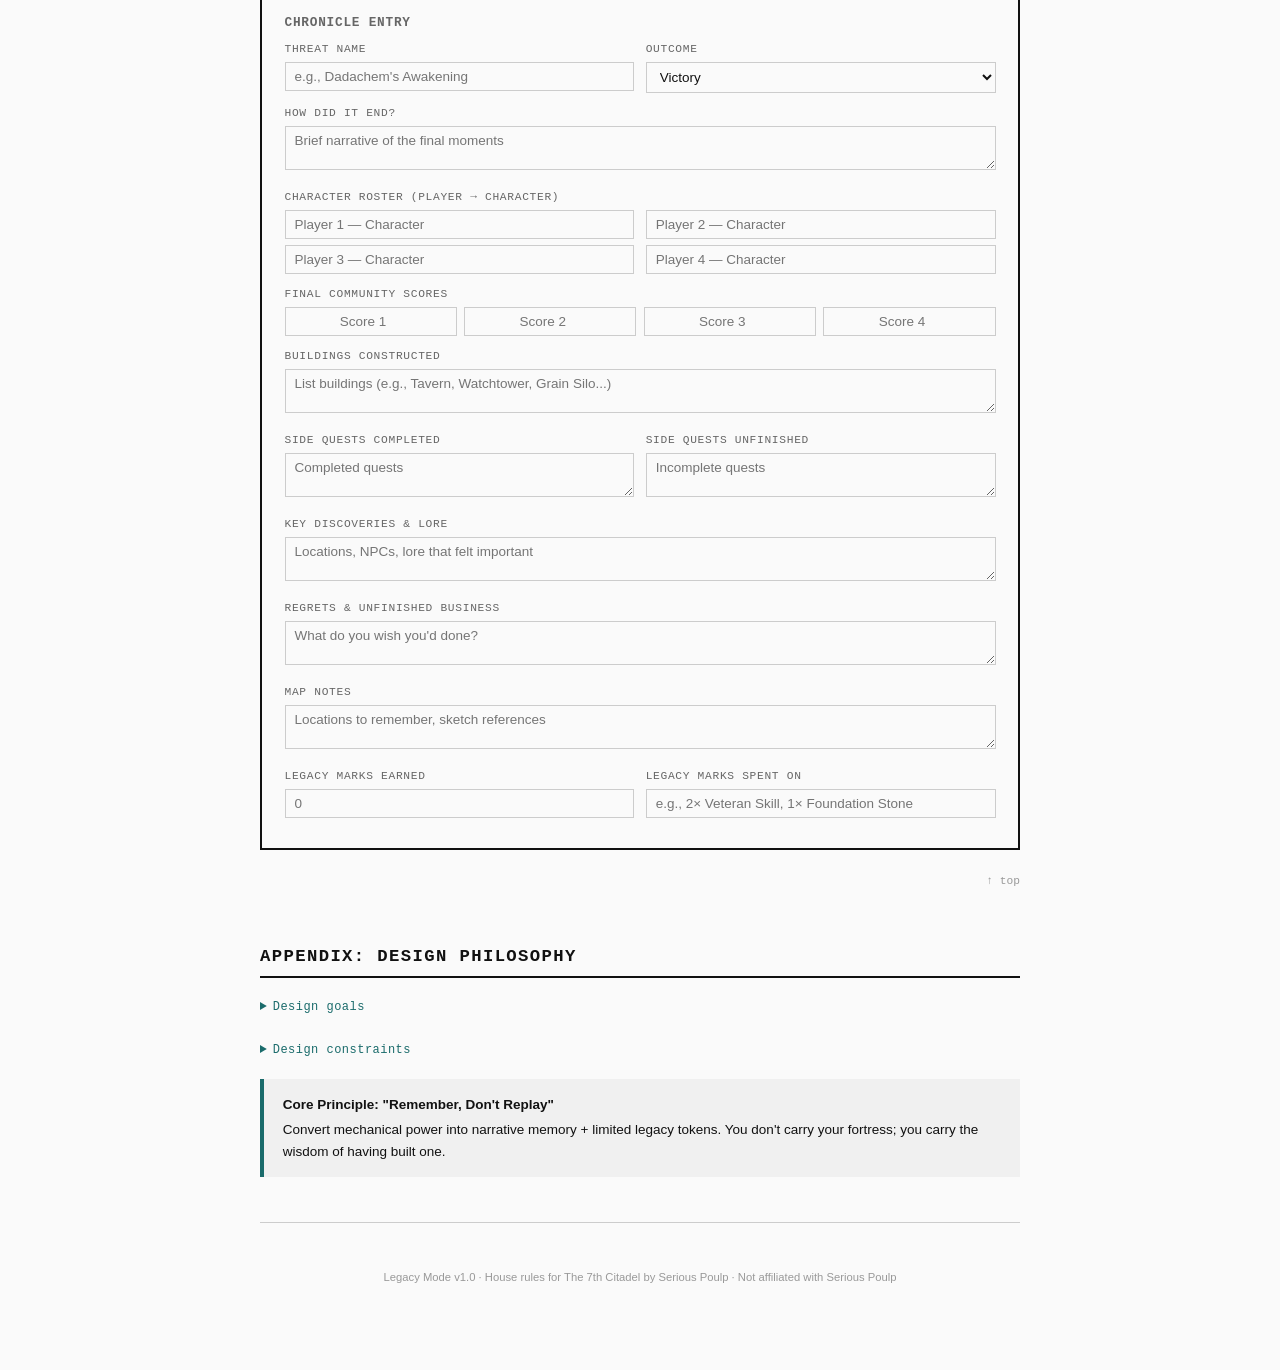
<file: citadel-legacy/index.html>
<!DOCTYPE html>
<html lang="en">
<head>
<meta charset="UTF-8">
<meta name="viewport" content="width=device-width, initial-scale=1.0">
<title>Legacy Mode: Between Threats — The 7th Citadel</title>
<style>
  :root {
    --black: #111;
    --white: #fafafa;
    --grey-100: #f0f0f0;
    --grey-200: #e0e0e0;
    --grey-400: #999;
    --grey-600: #666;
    --accent: #1a6b6b;
    --accent-light: #e6f2f2;
    --accent-dark: #124e4e;
    --rule: #ccc;
    --red: #b33;
    --red-light: #fef0f0;
    --gold: #886800;
    --mono: 'SF Mono', 'Fira Code', 'IBM Plex Mono', 'Menlo', monospace;
    --sans: 'Helvetica Neue', 'Arial', system-ui, sans-serif;
  }

  *, *::before, *::after { box-sizing: border-box; margin: 0; padding: 0; }
  html { font-size: 15px; }

  body {
    font-family: var(--sans);
    color: var(--black);
    background: var(--white);
    line-height: 1.6;
    max-width: 820px;
    margin: 0 auto;
    padding: 3rem 2rem 6rem;
  }

  /* — Typography — */
  h1, h2, h3, h4 { font-family: var(--mono); font-weight: 600; letter-spacing: -0.02em; }
  h1 { font-size: 1.8rem; margin-bottom: 0.25rem; }
  h2 { font-size: 1.15rem; text-transform: uppercase; letter-spacing: 0.08em; margin-top: 3.5rem; margin-bottom: 1rem; padding-bottom: 0.4rem; border-bottom: 2px solid var(--black); }
  h3 { font-size: 1rem; margin-top: 2rem; margin-bottom: 0.6rem; color: var(--accent); }
  h4 { font-size: 0.85rem; text-transform: uppercase; letter-spacing: 0.06em; margin-top: 1.5rem; margin-bottom: 0.4rem; color: var(--grey-600); }

  p { margin-bottom: 0.8rem; }
  p + p { margin-top: 0; }

  .subtitle { font-family: var(--mono); font-size: 0.85rem; color: var(--grey-600); margin-bottom: 1.5rem; letter-spacing: 0.04em; }
  .section-label { font-family: var(--mono); font-size: 0.75rem; color: var(--grey-400); text-transform: uppercase; letter-spacing: 0.12em; margin-bottom: 0.25rem; display: block; }

  strong { font-weight: 700; }
  em { font-style: italic; color: var(--grey-600); }

  ul, ol { margin-bottom: 0.8rem; padding-left: 1.5rem; }
  li { margin-bottom: 0.3rem; }
  li::marker { color: var(--accent); }

  /* — Tables — */
  table { width: 100%; border-collapse: collapse; margin: 1rem 0 1.5rem; font-size: 0.9rem; }
  th { font-family: var(--mono); font-size: 0.75rem; text-transform: uppercase; letter-spacing: 0.08em; text-align: left; padding: 0.5rem 0.75rem; border-bottom: 2px solid var(--black); color: var(--grey-600); }
  td { padding: 0.5rem 0.75rem; border-bottom: 1px solid var(--rule); vertical-align: top; }
  tr:last-child td { border-bottom: 2px solid var(--black); }
  td:first-child { font-weight: 600; white-space: nowrap; }

  .cost-cell { font-family: var(--mono); text-align: center; color: var(--accent); font-weight: 700; }

  /* — Collapsible — */
  details { margin: 0.5rem 0 1rem; }
  summary {
    font-family: var(--mono); font-size: 0.8rem; color: var(--accent);
    cursor: pointer; letter-spacing: 0.04em; padding: 0.3rem 0; user-select: none;
  }
  summary:hover { text-decoration: underline; }
  details[open] summary { margin-bottom: 0.4rem; }
  .rationale {
    font-size: 0.85rem; color: var(--grey-600); padding: 0.75rem 1rem;
    border-left: 3px solid var(--accent); background: var(--accent-light); line-height: 1.5;
  }
  .rationale p { margin-bottom: 0.4rem; }
  .rationale p:last-child { margin-bottom: 0; }

  /* — Callout — */
  .callout {
    padding: 1rem 1.25rem; margin: 1rem 0 1.5rem;
    border-left: 4px solid var(--accent); background: var(--grey-100); font-size: 0.9rem;
  }
  .callout strong { display: block; margin-bottom: 0.2rem; }

  /* — Tags — */
  .tag {
    display: inline-block; font-family: var(--mono); font-size: 0.65rem;
    text-transform: uppercase; letter-spacing: 0.08em; padding: 0.15rem 0.5rem;
    margin-right: 0.3rem; border: 1px solid;
  }
  .tag-reset { color: var(--red); border-color: var(--red); }
  .tag-keep { color: var(--accent); border-color: var(--accent); }
  .tag-convert { color: var(--gold); border-color: var(--gold); }
  .tag-record { color: var(--grey-600); border-color: var(--grey-400); }

  /* — TOC — */
  .toc { margin: 1.5rem 0 2rem; padding: 0; }
  .toc li { list-style: none; font-family: var(--mono); font-size: 0.85rem; padding: 0.3rem 0; border-bottom: 1px dotted var(--rule); }
  .toc li:last-child { border-bottom: none; }
  .toc a { color: var(--black); text-decoration: none; }
  .toc a:hover { color: var(--accent); }
  .toc .toc-label { color: var(--grey-400); margin-right: 0.5rem; }

  /* — Variant cards — */
  .variant-grid { display: grid; grid-template-columns: 1fr 1fr 1fr; gap: 1rem; margin: 1rem 0 1.5rem; }
  .variant-card { border: 2px solid var(--rule); padding: 1rem; font-size: 0.85rem; }
  .variant-card.recommended { border-color: var(--accent); }
  .variant-card h4 { margin-top: 0; color: var(--black); }
  .variant-card ul { padding-left: 1rem; margin-bottom: 0; }
  .variant-card li { font-size: 0.8rem; margin-bottom: 0.2rem; }

  hr { border: none; border-top: 1px solid var(--rule); margin: 3rem 0; }
  a { color: var(--accent); text-decoration: none; }
  a:hover { text-decoration: underline; }

  .back-to-top {
    display: block; font-family: var(--mono); font-size: 0.75rem; color: var(--grey-400);
    text-align: right; margin-top: 1.5rem; text-decoration: none;
  }
  .back-to-top:hover { color: var(--accent); }

  /* ============================================ */
  /* VARIANT SWITCHER                             */
  /* ============================================ */
  .variant-switcher {
    display: flex; gap: 0; margin: 0 0 2.5rem;
    border: 2px solid var(--black); width: fit-content;
  }
  .variant-switcher button {
    font-family: var(--mono); font-size: 0.75rem; text-transform: uppercase;
    letter-spacing: 0.06em; padding: 0.5rem 1.2rem; border: none;
    background: var(--white); color: var(--grey-600); cursor: pointer;
    border-right: 1px solid var(--rule); transition: all 0.15s;
  }
  .variant-switcher button:last-child { border-right: none; }
  .variant-switcher button:hover { background: var(--grey-100); }
  .variant-switcher button.active {
    background: var(--black); color: var(--white);
  }

  /* ============================================ */
  /* CALCULATOR PANELS                            */
  /* ============================================ */
  .calc-panel {
    border: 2px solid var(--black); padding: 1.25rem 1.5rem;
    margin: 1.5rem 0; background: var(--white);
  }
  .calc-panel h4 { margin-top: 0; }

  .calc-row {
    display: flex; align-items: center; justify-content: space-between;
    padding: 0.5rem 0; border-bottom: 1px solid var(--grey-200); font-size: 0.9rem;
  }
  .calc-row:last-child { border-bottom: none; }
  .calc-row label { flex: 1; cursor: pointer; }
  .calc-row .calc-control { flex-shrink: 0; margin-left: 1rem; display: flex; align-items: center; gap: 0.5rem; }
  .calc-row .calc-marks {
    font-family: var(--mono); font-weight: 700; color: var(--accent);
    min-width: 2rem; text-align: right;
  }

  .calc-row input[type="checkbox"] {
    width: 16px; height: 16px; accent-color: var(--accent);
    cursor: pointer; flex-shrink: 0; margin-right: 0.75rem;
  }

  /* Stepper */
  .stepper { display: flex; align-items: center; gap: 0; }
  .stepper button {
    font-family: var(--mono); font-size: 0.85rem; width: 28px; height: 28px;
    border: 1px solid var(--rule); background: var(--white); cursor: pointer;
    display: flex; align-items: center; justify-content: center; color: var(--black);
  }
  .stepper button:hover { background: var(--grey-100); }
  .stepper button:disabled { opacity: 0.3; cursor: not-allowed; }
  .stepper .stepper-val {
    font-family: var(--mono); font-size: 0.85rem; font-weight: 700;
    width: 28px; text-align: center; border-top: 1px solid var(--rule);
    border-bottom: 1px solid var(--rule); height: 28px; line-height: 28px;
  }

  /* Select */
  .calc-select {
    font-family: var(--mono); font-size: 0.8rem; padding: 0.3rem 0.5rem;
    border: 1px solid var(--rule); background: var(--white); color: var(--black);
  }

  /* ============================================ */
  /* BUDGET BAR                                   */
  /* ============================================ */
  .budget-bar {
    display: grid; grid-template-columns: repeat(5, 1fr); gap: 0;
    border: 2px solid var(--black); margin: 1.5rem 0; text-align: center;
    font-family: var(--mono);
  }
  .budget-cell {
    padding: 0.6rem 0.4rem; border-right: 1px solid var(--rule);
  }
  .budget-cell:last-child { border-right: none; }
  .budget-cell .budget-label {
    font-size: 0.6rem; text-transform: uppercase; letter-spacing: 0.08em;
    color: var(--grey-400); display: block;
  }
  .budget-cell .budget-num {
    font-size: 1.4rem; font-weight: 700; color: var(--black); display: block;
    line-height: 1.2;
  }
  .budget-cell .budget-num.accent { color: var(--accent); }
  .budget-cell .budget-num.warn { color: var(--red); }

  /* ============================================ */
  /* SPEND TRACKER                                */
  /* ============================================ */
  .spend-row {
    display: flex; align-items: flex-start; padding: 0.75rem 0;
    border-bottom: 1px solid var(--grey-200); gap: 0.75rem;
  }
  .spend-row:last-child { border-bottom: 2px solid var(--black); }
  .spend-row.disabled { opacity: 0.35; pointer-events: none; }

  .spend-info { flex: 1; min-width: 0; }
  .spend-name { font-weight: 700; font-size: 0.9rem; }
  .spend-name .tag { vertical-align: middle; }
  .spend-detail { font-size: 0.8rem; color: var(--grey-600); margin-top: 0.15rem; }
  .spend-cost {
    font-family: var(--mono); font-weight: 700; color: var(--accent);
    font-size: 0.9rem; flex-shrink: 0; min-width: 4rem; text-align: center;
    padding-top: 0.1rem;
  }
  .spend-control { flex-shrink: 0; }

  .spend-header {
    display: flex; justify-content: space-between; padding: 0.4rem 0;
    border-bottom: 2px solid var(--black); margin-bottom: 0;
    font-family: var(--mono); font-size: 0.7rem; text-transform: uppercase;
    letter-spacing: 0.08em; color: var(--grey-400);
  }

  .spend-warning {
    font-family: var(--mono); font-size: 0.75rem; color: var(--red);
    padding: 0.5rem 0; display: none;
  }
  .spend-warning.visible { display: block; }

  .categories-meter {
    font-family: var(--mono); font-size: 0.8rem; color: var(--grey-600);
    margin: 0.75rem 0 0; padding: 0.5rem 0.75rem; background: var(--grey-100);
  }
  .categories-meter strong { color: var(--black); }
  .categories-meter.at-limit strong { color: var(--red); }

  /* ============================================ */
  /* INTERACTIVE CHECKLIST                        */
  /* ============================================ */
  .i-checklist { list-style: none; padding-left: 0; margin-bottom: 1rem; }
  .i-checklist li {
    padding: 0.5rem 0 0.5rem 0; position: relative;
    border-bottom: 1px solid var(--grey-200); display: flex; align-items: flex-start; gap: 0.75rem;
  }
  .i-checklist li:last-child { border-bottom: none; }
  .i-checklist li input[type="checkbox"] {
    width: 16px; height: 16px; accent-color: var(--accent);
    cursor: pointer; flex-shrink: 0; margin-top: 0.2rem;
  }
  .i-checklist li.checked .check-text { text-decoration: line-through; opacity: 0.45; }
  .i-checklist .step-num { font-family: var(--mono); font-size: 0.75rem; color: var(--grey-400); margin-right: 0.25rem; }
  .i-checklist .check-text { flex: 1; }

  .checklist-controls {
    display: flex; gap: 0.75rem; align-items: center;
    margin-bottom: 0.5rem; font-family: var(--mono); font-size: 0.75rem;
  }
  .checklist-controls button {
    font-family: var(--mono); font-size: 0.7rem; text-transform: uppercase;
    letter-spacing: 0.06em; padding: 0.3rem 0.7rem;
    border: 1px solid var(--rule); background: var(--white); color: var(--grey-600);
    cursor: pointer;
  }
  .checklist-controls button:hover { background: var(--grey-100); color: var(--black); }
  .checklist-progress { color: var(--grey-400); }

  /* ============================================ */
  /* TOOLBAR                                      */
  /* ============================================ */
  .toolbar {
    display: flex; gap: 0.75rem; align-items: center; margin-bottom: 2.5rem;
    flex-wrap: wrap;
  }
  .toolbar button {
    font-family: var(--mono); font-size: 0.7rem; text-transform: uppercase;
    letter-spacing: 0.06em; padding: 0.4rem 0.8rem;
    border: 1px solid var(--rule); background: var(--white); color: var(--grey-600);
    cursor: pointer;
  }
  .toolbar button:hover { background: var(--grey-100); color: var(--black); }

  /* ============================================ */
  /* STATIC CHECKLIST (for quick-ref print)       */
  /* ============================================ */
  .checklist { list-style: none; padding-left: 0; }
  .checklist li { padding: 0.4rem 0 0.4rem 2rem; position: relative; border-bottom: 1px solid var(--grey-200); }
  .checklist li::before {
    content: ''; position: absolute; left: 0; top: 0.55rem;
    width: 14px; height: 14px; border: 2px solid var(--accent);
  }
  .checklist li:last-child { border-bottom: none; }
  .checklist .step-num { font-family: var(--mono); font-size: 0.75rem; color: var(--grey-400); margin-right: 0.5rem; }

  /* ============================================ */
  /* CHRONICLE BUILDER                            */
  /* ============================================ */
  .chronicle-builder {
    border: 2px solid var(--black); padding: 1.25rem 1.5rem;
    margin: 1.5rem 0; background: var(--white);
  }
  .chronicle-builder h4 { margin-top: 0; }
  .chronicle-field { margin-bottom: 0.75rem; }
  .chronicle-field label {
    display: block; font-family: var(--mono); font-size: 0.75rem;
    text-transform: uppercase; letter-spacing: 0.06em; color: var(--grey-600);
    margin-bottom: 0.25rem;
  }
  .chronicle-field input,
  .chronicle-field textarea,
  .chronicle-field select {
    width: 100%; font-family: var(--sans); font-size: 0.9rem;
    padding: 0.4rem 0.6rem; border: 1px solid var(--rule);
    background: var(--white); color: var(--black);
  }
  .chronicle-field textarea { resize: vertical; min-height: 2.5rem; }
  .chronicle-field-row {
    display: grid; grid-template-columns: 1fr 1fr; gap: 0.75rem;
  }
  .chronicle-scores {
    display: grid; grid-template-columns: repeat(4, 1fr); gap: 0.5rem;
  }
  .chronicle-scores input { text-align: center; }

  /* ============================================ */
  /* CHRONICLE PRINT                              */
  /* ============================================ */
  .chronicle-print-container { display: none; }

  body.print-chronicle-only > *:not(.chronicle-print-container) { display: none !important; }
  body.print-chronicle-only .chronicle-print-container { display: block !important; }

  .chronicle-print {
    font-family: var(--sans);
    color: #000;
    max-width: 100%;
  }
  .chronicle-print h1 {
    font-family: var(--mono);
    font-size: 16pt;
    text-align: center;
    margin: 0 0 2pt;
    letter-spacing: -0.02em;
  }
  .chronicle-print .chron-subtitle {
    text-align: center;
    font-family: var(--mono);
    font-size: 8pt;
    color: #666;
    margin-bottom: 10pt;
    padding-bottom: 6pt;
    border-bottom: 2pt solid #000;
  }
  .chronicle-print .chron-grid {
    display: grid;
    grid-template-columns: 1fr 1fr;
    gap: 8pt 14pt;
  }
  .chronicle-print .chron-full { grid-column: 1 / -1; }
  .chronicle-print .chron-section h3 {
    font-family: var(--mono);
    font-size: 8pt;
    text-transform: uppercase;
    letter-spacing: 0.08em;
    color: #666;
    margin: 0 0 2pt;
    padding: 0;
  }
  .chronicle-print .chron-section p,
  .chronicle-print .chron-section .chron-val {
    font-size: 10pt;
    line-height: 1.4;
    margin: 0 0 4pt;
    min-height: 12pt;
  }
  .chronicle-print .chron-scores-row {
    display: flex;
    gap: 12pt;
    font-size: 10pt;
  }
  .chronicle-print .chron-scores-row span {
    font-family: var(--mono);
  }
  .chronicle-print .chron-divider {
    border: none;
    border-top: 1px solid #ccc;
    margin: 6pt 0;
    grid-column: 1 / -1;
  }
  .chronicle-print .chron-marks {
    text-align: center;
    font-family: var(--mono);
    font-size: 12pt;
    font-weight: 700;
    padding: 6pt 0;
    border: 2px solid #000;
    margin-top: 4pt;
  }
  .chronicle-print .chron-footer {
    text-align: center;
    font-size: 7pt;
    color: #999;
    margin-top: 10pt;
    padding-top: 6pt;
    border-top: 1px solid #ccc;
  }

  /* ============================================ */
  /* PRINT — QUICK REFERENCE (8.5x11)            */
  /* ============================================ */
  @media print {
    body { max-width: 100%; padding: 0.5cm; font-size: 9pt; line-height: 1.3; }
    .no-print, .toolbar, .variant-switcher, .calc-panel, .budget-bar,
    .spend-header, .spend-row, .spend-warning, .categories-meter,
    .checklist-controls, .chronicle-builder { display: none !important; }
    h2 { break-before: auto; margin-top: 1rem; margin-bottom: 0.5rem; }
    h3 { margin-top: 0.75rem; margin-bottom: 0.3rem; }
    h4 { margin-top: 0.5rem; margin-bottom: 0.2rem; }
    details { break-inside: avoid; }
    .variant-grid { grid-template-columns: 1fr 1fr 1fr; }
    .checklist li::before { border-color: #000; }
    p { margin-bottom: 0.3rem; }
    table { margin: 0.3rem 0 0.5rem; }
    th, td { padding: 0.2rem 0.5rem; }
  }

  body.print-ref-only > *:not(#quick-ref-section):not(#qr-footer) { display: none !important; }
  body.print-ref-only #quick-ref-section { margin-top: 0; }
  body.print-ref-only #quick-ref-section h2 { margin-top: 0; }

  @media print {
    body.print-ref-only {
      padding: 0.6cm;
      font-size: 8.5pt;
      line-height: 1.25;
    }
    body.print-ref-only #quick-ref-section {
      margin: 0;
    }
    body.print-ref-only #quick-ref-section h2 {
      font-size: 9pt;
      margin-bottom: 0.3rem;
      padding-bottom: 0.2rem;
    }
    body.print-ref-only .qr-box {
      padding: 0.4cm;
      border-width: 1.5pt;
    }
    body.print-ref-only .qr-box h3 {
      font-size: 9pt;
      margin-bottom: 0.3rem;
      padding-bottom: 0.2rem;
    }
    body.print-ref-only h4 {
      font-size: 7pt;
      margin-top: 0.4rem;
      margin-bottom: 0.15rem;
    }
    body.print-ref-only .checklist li {
      padding: 0.15rem 0 0.15rem 1.4rem;
      font-size: 8pt;
    }
    body.print-ref-only .checklist li::before {
      width: 10px; height: 10px;
      top: 0.3rem;
    }
    body.print-ref-only table {
      font-size: 7.5pt;
      margin: 0.15rem 0 0.3rem;
    }
    body.print-ref-only th, body.print-ref-only td {
      padding: 0.1rem 0.3rem;
    }
    body.print-ref-only #qr-footer {
      margin-top: 0.3rem;
      font-size: 6.5pt;
    }

    body.print-chronicle-only {
      padding: 1cm 1.2cm;
    }
    body.print-chronicle-only .chronicle-print-container {
      display: block !important;
    }
  }

  /* — Responsive — */
  @media (max-width: 700px) {
    body { padding: 1.5rem 1rem 4rem; }
    .variant-grid { grid-template-columns: 1fr; }
    .variant-switcher { width: 100%; }
    .variant-switcher button { flex: 1; padding: 0.5rem 0.5rem; font-size: 0.65rem; }
    td:first-child { white-space: normal; }
    table { font-size: 0.82rem; }
    th, td { padding: 0.4rem 0.5rem; }
    .budget-bar { grid-template-columns: repeat(5, 1fr); }
    .budget-cell .budget-num { font-size: 1.1rem; }
    .budget-cell .budget-label { font-size: 0.55rem; }
    .spend-row { flex-wrap: wrap; }
    .chronicle-field-row { grid-template-columns: 1fr; }
    .chronicle-scores { grid-template-columns: 1fr 1fr; }
  }
</style>
</head>
<body id="top">

<span class="section-label">House Rules Module v1.0</span>
<h1>Legacy Mode: Between Threats</h1>
<p class="subtitle">The 7th Citadel &middot; Serious Poulp &middot; 4-Player Campaign Variant</p>

<!-- TOOLBAR -->
<div class="toolbar no-print">
  <div class="variant-switcher">
    <button data-variant="conservative">Conservative</button>
    <button data-variant="standard" class="active">Standard</button>
    <button data-variant="generous">Generous</button>
  </div>
  <button onclick="printQuickRef()">Print Quick Ref</button>
  <button onclick="printChronicle()">Print Chronicle</button>
</div>

<ul class="toc">
  <li><span class="toc-label">A</span><a href="#executive-summary">Executive Summary</a></li>
  <li><span class="toc-label">B</span><a href="#official-baseline">Official-Rule Baseline</a></li>
  <li><span class="toc-label">C</span><a href="#legacy-rules">Legacy Mode Rules</a></li>
  <li><span class="toc-label">D</span><a href="#transition-checklist">Post-Dadachem's Awakening Checklist</a></li>
  <li><span class="toc-label">E</span><a href="#difficulty-variants">Difficulty Variants</a></li>
  <li><span class="toc-label">F</span><a href="#balance-audit">Balance Audit</a></li>
  <li><span class="toc-label">G</span><a href="#quick-reference">Printable Quick Reference</a></li>
  <li><span class="toc-label">H</span><a href="#chronicle-builder">Chronicle Entry Builder</a></li>
  <li><span class="toc-label">&mdash;</span><a href="#appendix-philosophy">Appendix: Design Philosophy</a></li>
</ul>

<!-- ================================================================ -->
<h2 id="executive-summary">A. Executive Summary</h2>

<p>
  Legacy Mode converts your group's accomplishments in a completed Threat into a limited budget of <strong>Legacy Marks</strong>, spent from a curated menu to carry capped advantages into the next Threat. You still take a new Citadel Leaflet, reset your Action Decks, and play "A New Beginning" &mdash; but a few hard-won skills persist, a building or two stands ready, and your Chronicle records the story. Anti-snowball controls ensure each Threat remains dangerous. Three difficulty variants let you dial the system to your table.
</p>

<!-- ================================================================ -->
<h2 id="official-baseline">B. Official-Rule Baseline</h2>

<table>
  <tr><th>Element</th><th>Official Rule</th></tr>
  <tr><td>Citadel Leaflet</td><td>Archive old leaflet. Start a new one.</td></tr>
  <tr><td>Action Decks</td><td>Return all cards to default starting state.</td></tr>
  <tr><td>Advanced / Reflex Skills</td><td>Return to supply.</td></tr>
  <tr><td>Purse cards</td><td>Return all.</td></tr>
  <tr><td>Quest Items / Hope Reborn</td><td>Return all.</td></tr>
  <tr><td>Buildings</td><td>None. Fresh leaflet.</td></tr>
  <tr><td>Community scores</td><td>Reset to 0.</td></tr>
  <tr><td>Destiny page</td><td>None. Fresh leaflet.</td></tr>
  <tr><td>Side quests</td><td>All cleared.</td></tr>
  <tr><td>Map / Terrain cards</td><td>Return all to box. Empty World Map.</td></tr>
  <tr><td>Banished cards</td><td>Return to original decks.</td></tr>
  <tr><td>Past</td><td>Return to Adventure Deck.</td></tr>
  <tr><td>Starting scenario</td><td>Play "A New Beginning" from the new Threat booklet.</td></tr>
</table>

<details>
  <summary>Why does the official rule require a total reset?</summary>
  <div class="rationale">
    <p>Each Threat is designed as a self-contained arc. The only thing that persists is what's in your head &mdash; map knowledge, puzzle solutions, system mastery. Designers intended this implicit carryover to be the only advantage.</p>
  </div>
</details>

<!-- ================================================================ -->
<h2 id="legacy-rules">C. Legacy Mode Rules</h2>

<!-- C.1 -->
<h3>C.1 &mdash; Earning Legacy Marks</h3>

<p>After completing a Threat, tally your group's <strong>Legacy Marks</strong> using the calculator below. These are a shared group resource, not per-player.</p>

<!-- INTERACTIVE EARN CALCULATOR -->
<div class="calc-panel no-print" id="earn-panel">
  <h4>Mark Calculator</h4>

  <div class="calc-row">
    <label>Threat transition</label>
    <div class="calc-control">
      <select class="calc-select" id="transition-select">
        <option value="0">Threat 1 &rarr; 2</option>
        <option value="1">Threat 2 &rarr; 3</option>
        <option value="2">Threat 3 &rarr; 4</option>
        <option value="3">Threat 4 &rarr; 5+</option>
      </select>
    </div>
  </div>

  <div class="calc-row">
    <label>Threat outcome</label>
    <div class="calc-control">
      <select class="calc-select" id="outcome-select">
        <option value="3">Victory (+3)</option>
        <option value="1">Failure (+1)</option>
      </select>
    </div>
  </div>

  <div class="calc-row">
    <label>Side quests completed</label>
    <div class="calc-control">
      <div class="stepper">
        <button onclick="stepVal('side-quests',-1)">&minus;</button>
        <span class="stepper-val" id="side-quests">0</span>
        <button onclick="stepVal('side-quests',1)">+</button>
      </div>
      <span class="calc-marks" id="side-quests-marks">0</span>
    </div>
  </div>

  <div class="calc-row">
    <input type="checkbox" id="earn-destiny13" onchange="recalcEarn()">
    <label for="earn-destiny13">Destiny page: 13+ nodes checked</label>
    <div class="calc-control"><span class="calc-marks">1</span></div>
  </div>

  <div class="calc-row">
    <input type="checkbox" id="earn-destiny20" onchange="recalcEarn()">
    <label for="earn-destiny20">Destiny page: 20+ nodes checked</label>
    <div class="calc-control"><span class="calc-marks">1</span></div>
  </div>

  <div class="calc-row">
    <label>Community scores that reached 15+</label>
    <div class="calc-control">
      <div class="stepper">
        <button onclick="stepVal('comm15',-1)">&minus;</button>
        <span class="stepper-val" id="comm15">0</span>
        <button onclick="stepVal('comm15',1)">+</button>
      </div>
      <span class="calc-marks" id="comm15-marks">0</span>
    </div>
  </div>

  <div class="calc-row">
    <input type="checkbox" id="earn-balanced" onchange="recalcEarn()">
    <label for="earn-balanced">All four community scores reached 10+</label>
    <div class="calc-control"><span class="calc-marks">1</span></div>
  </div>

  <div class="calc-row">
    <input type="checkbox" id="earn-buildings" onchange="recalcEarn()">
    <label for="earn-buildings">Built 10+ buildings</label>
    <div class="calc-control"><span class="calc-marks">1</span></div>
  </div>

  <div class="calc-row">
    <input type="checkbox" id="earn-clean" onchange="recalcEarn()">
    <label for="earn-clean">No character fell unconscious during final scenario</label>
    <div class="calc-control"><span class="calc-marks">1</span></div>
  </div>
</div>

<!-- BUDGET BAR -->
<div class="budget-bar no-print" id="budget-bar">
  <div class="budget-cell">
    <span class="budget-label">Earned</span>
    <span class="budget-num" id="bud-earned">0</span>
  </div>
  <div class="budget-cell">
    <span class="budget-label">Cap</span>
    <span class="budget-num" id="bud-cap">12</span>
  </div>
  <div class="budget-cell">
    <span class="budget-label">Burden</span>
    <span class="budget-num" id="bud-burden">0</span>
  </div>
  <div class="budget-cell">
    <span class="budget-label">Available</span>
    <span class="budget-num accent" id="bud-available">0</span>
  </div>
  <div class="budget-cell">
    <span class="budget-label">Remaining</span>
    <span class="budget-num accent" id="bud-remaining">0</span>
  </div>
</div>

<details>
  <summary>Why this scoring table?</summary>
  <div class="rationale">
    <p>The categories reward breadth (balanced scores, many side quests) over depth (maxing one track). This encourages the behaviors that make the game fun&mdash;exploring widely, engaging with side content&mdash;without rewarding hyper-optimization of a single axis. The cap means even a perfect run can't buy everything on the menu, forcing meaningful choices.</p>
  </div>
</details>

<!-- C.2 -->
<h3>C.2 &mdash; The Chronicle</h3>

<p>Before dismantling anything, write a <strong>Chronicle entry</strong>. Zero mechanical effect &mdash; pure narrative continuity. Use the <a href="#chronicle-builder">Chronicle Builder</a> below, or write freeform.</p>

<!-- C.3 -->
<h3>C.3 &mdash; The Legacy Menu</h3>

<p>Spend your Legacy Marks on the bonuses below. All choices are made as a group. Items marked <span class="tag tag-keep">PERSISTENT</span> last the entire Threat. Items marked <span class="tag tag-convert">SCENARIO 1</span> apply only to the first scenario, then expire.</p>

<!-- INTERACTIVE SPEND TRACKER -->
<div class="no-print" id="spend-tracker">
  <div class="spend-header">
    <span>Bonus</span>
    <span>Cost &middot; Qty</span>
  </div>

  <!-- Veteran Skill -->
  <div class="spend-row" data-item="veteranSkill" data-category="skills">
    <div class="spend-info">
      <div class="spend-name">Veteran Skill <span class="tag tag-keep">PERSISTENT</span></div>
      <div class="spend-detail">1 Advanced Skill card &rarr; player's starting deck. <span data-limit="veteranSkill"></span></div>
    </div>
    <div class="spend-cost" data-cost="veteranSkill"></div>
    <div class="spend-control">
      <div class="stepper">
        <button onclick="spendStep('veteranSkill',-1)">&minus;</button>
        <span class="stepper-val" id="qty-veteranSkill">0</span>
        <button onclick="spendStep('veteranSkill',1)">+</button>
      </div>
    </div>
  </div>

  <!-- Reflex Memory -->
  <div class="spend-row" data-item="reflexMemory" data-category="skills">
    <div class="spend-info">
      <div class="spend-name">Reflex Memory <span class="tag tag-keep">PERSISTENT</span></div>
      <div class="spend-detail">1 Reflex Skill card &rarr; player's starting deck. <span data-limit="reflexMemory"></span></div>
    </div>
    <div class="spend-cost" data-cost="reflexMemory"></div>
    <div class="spend-control">
      <div class="stepper">
        <button onclick="spendStep('reflexMemory',-1)">&minus;</button>
        <span class="stepper-val" id="qty-reflexMemory">0</span>
        <button onclick="spendStep('reflexMemory',1)">+</button>
      </div>
    </div>
  </div>

  <!-- Foundation Stone -->
  <div class="spend-row" data-item="foundationStone" data-category="buildings">
    <div class="spend-info">
      <div class="spend-name">Foundation Stone <span class="tag tag-keep">PERSISTENT</span></div>
      <div class="spend-detail">Pre-build 1 building on new leaflet. <span data-limit="foundationStone"></span></div>
    </div>
    <div class="spend-cost" data-cost="foundationStone"></div>
    <div class="spend-control">
      <div class="stepper">
        <button onclick="spendStep('foundationStone',-1)">&minus;</button>
        <span class="stepper-val" id="qty-foundationStone">0</span>
        <button onclick="spendStep('foundationStone',1)">+</button>
      </div>
    </div>
  </div>

  <!-- Community Standing -->
  <div class="spend-row" data-item="communityStanding" data-category="community">
    <div class="spend-info">
      <div class="spend-name">Community Standing <span class="tag tag-convert">DECAYING</span></div>
      <div class="spend-detail">Start 1 community score at <span data-commstart></span>. Decays by 1/scenario. <span data-limit="communityStanding"></span></div>
    </div>
    <div class="spend-cost" data-cost="communityStanding"></div>
    <div class="spend-control">
      <div class="stepper">
        <button onclick="spendStep('communityStanding',-1)">&minus;</button>
        <span class="stepper-val" id="qty-communityStanding">0</span>
        <button onclick="spendStep('communityStanding',1)">+</button>
      </div>
    </div>
  </div>

  <!-- Heirloom -->
  <div class="spend-row" data-item="heirloom" data-category="heirlooms">
    <div class="spend-info">
      <div class="spend-name">Heirloom <span class="tag tag-keep">PERSISTENT</span></div>
      <div class="spend-detail">1 Purse card from previous Threat. Must respect weight limits. <span data-limit="heirloom"></span></div>
    </div>
    <div class="spend-cost" data-cost="heirloom"></div>
    <div class="spend-control">
      <div class="stepper">
        <button onclick="spendStep('heirloom',-1)">&minus;</button>
        <span class="stepper-val" id="qty-heirloom">0</span>
        <button onclick="spendStep('heirloom',1)">+</button>
      </div>
    </div>
  </div>

  <!-- Trailblazer -->
  <div class="spend-row" data-item="trailblazer" data-category="boons">
    <div class="spend-info">
      <div class="spend-name">Trailblazer <span class="tag tag-convert">SCENARIO 1</span></div>
      <div class="spend-detail">&minus;1 draw cost on exploration-flip actions, Scenario 1 only.</div>
    </div>
    <div class="spend-cost" data-cost="trailblazer"></div>
    <div class="spend-control">
      <div class="stepper">
        <button onclick="spendStep('trailblazer',-1)">&minus;</button>
        <span class="stepper-val" id="qty-trailblazer">0</span>
        <button onclick="spendStep('trailblazer',1)">+</button>
      </div>
    </div>
  </div>

  <!-- Survivor's Grit -->
  <div class="spend-row" data-item="survivorsGrit" data-category="boons">
    <div class="spend-info">
      <div class="spend-name">Survivor's Grit <span class="tag tag-convert">SCENARIO 1</span></div>
      <div class="spend-detail">+5 LP per player, Scenario 1 only.</div>
    </div>
    <div class="spend-cost" data-cost="survivorsGrit"></div>
    <div class="spend-control">
      <div class="stepper">
        <button onclick="spendStep('survivorsGrit',-1)">&minus;</button>
        <span class="stepper-val" id="qty-survivorsGrit">0</span>
        <button onclick="spendStep('survivorsGrit',1)">+</button>
      </div>
    </div>
  </div>

  <!-- Alchemist's Insight -->
  <div class="spend-row" data-item="alchemistsInsight" data-category="boons">
    <div class="spend-info">
      <div class="spend-name">Alchemist's Insight <span class="tag tag-convert">SCENARIO 1</span></div>
      <div class="spend-detail">+1 card on each player's first Recovery.</div>
    </div>
    <div class="spend-cost" data-cost="alchemistsInsight"></div>
    <div class="spend-control">
      <div class="stepper">
        <button onclick="spendStep('alchemistsInsight',-1)">&minus;</button>
        <span class="stepper-val" id="qty-alchemistsInsight">0</span>
        <button onclick="spendStep('alchemistsInsight',1)">+</button>
      </div>
    </div>
  </div>

  <!-- Unfinished Business -->
  <div class="spend-row" data-item="unfinishedBusiness" data-category="narrative">
    <div class="spend-info">
      <div class="spend-name">Unfinished Business <span class="tag tag-record">NARRATIVE</span></div>
      <div class="spend-detail">Record up to 3 incomplete side quests. Narrative only.</div>
    </div>
    <div class="spend-cost">0</div>
    <div class="spend-control">
      <div class="stepper">
        <button onclick="spendStep('unfinishedBusiness',-1)">&minus;</button>
        <span class="stepper-val" id="qty-unfinishedBusiness">0</span>
        <button onclick="spendStep('unfinishedBusiness',1)">+</button>
      </div>
    </div>
  </div>

  <div class="categories-meter" id="categories-meter">
    Categories used: <strong><span id="cats-used">0</span> / <span id="cats-max">4</span></strong>
  </div>

  <div class="spend-warning" id="spend-warning"></div>
</div>

<details>
  <summary>Why these prices and limits?</summary>
  <div class="rationale">
    <p><strong>Veteran Skill / Reflex Memory (2 marks, cap 3 total):</strong> Even one extra skill is significant. Capping at 3 across 4 players means someone goes without, creating a drafting decision.</p>
    <p><strong>Foundation Stone (3 marks, cap 2, no Academy/Guild):</strong> Per-scenario stat bonuses compound. The high cost (25% of budget) and exclusion of progression-accelerating buildings keeps this in check.</p>
    <p><strong>Community Standing (2 marks, decaying):</strong> Starting a score at 3 gives a modest head start, but decay erases it by Scenario 4.</p>
    <p><strong>Heirloom (2 marks, cap 2):</strong> A character's signature weapon &mdash; flavorful but limited by weight.</p>
    <p><strong>Scenario 1 boons (1 mark each):</strong> Cheap because temporary. Smooth early scarcity without affecting mid/late power.</p>
    <p><strong>Unfinished Business (free):</strong> Pure narrative. Acknowledges that side quests can't be completed in one Threat without granting mechanical shortcuts.</p>
  </div>
</details>

<h4>Mutual Exclusivity Rule</h4>
<p>You may spend marks in <strong>at most <span data-variant-val="maxCategories">4</span> different categories</strong>. This forces prioritization: you can't have everything.</p>

<!-- C.4 -->
<h3>C.4 &mdash; Full Carryover Matrix</h3>

<table>
  <tr><th>Element</th><th>Action</th><th>Balance Risk</th></tr>
  <tr>
    <td>Character cards</td>
    <td><span class="tag tag-keep">KEEP</span> Same characters, same player assignments.</td>
    <td>None.</td>
  </tr>
  <tr>
    <td>Action Decks</td>
    <td><span class="tag tag-reset">FULL RESET</span> Return to default 15-card starting decks.</td>
    <td>Critical. #1 snowball vector.</td>
  </tr>
  <tr>
    <td>Advanced Skills</td>
    <td><span class="tag tag-convert">LEGACY MENU</span> Up to <span data-variant-val="skillTotal">3</span> total via Veteran Skill / Reflex Memory.</td>
    <td>Moderate. Capped.</td>
  </tr>
  <tr>
    <td>Discard Piles</td>
    <td><span class="tag tag-reset">FULL RESET</span></td>
    <td>None.</td>
  </tr>
  <tr>
    <td>Skill cards in hand</td>
    <td><span class="tag tag-reset">FULL RESET</span></td>
    <td>None.</td>
  </tr>
  <tr>
    <td>Purse / Equipment</td>
    <td><span class="tag tag-convert">LEGACY MENU</span> Up to <span data-variant-val="heirloomTotal">2</span> total via Heirloom.</td>
    <td>Low&ndash;moderate.</td>
  </tr>
  <tr>
    <td>Quest Items</td>
    <td><span class="tag tag-reset">FULL RESET</span> Including Hope Reborn cards.</td>
    <td>High. Hope Reborn IS Destiny currency.</td>
  </tr>
  <tr>
    <td>Citadel Leaflet</td>
    <td><span class="tag tag-reset">NEW LEAFLET</span> Archive old one.</td>
    <td>Required.</td>
  </tr>
  <tr>
    <td>Buildings</td>
    <td><span class="tag tag-convert">LEGACY MENU</span> Up to 2 via Foundation Stone.</td>
    <td>Moderate&ndash;high.</td>
  </tr>
  <tr>
    <td>Community scores</td>
    <td><span class="tag tag-convert">LEGACY MENU</span> Up to 2 scores start at <span data-commstart></span> (decaying).</td>
    <td>Moderate.</td>
  </tr>
  <tr>
    <td>Destiny page</td>
    <td><span class="tag tag-reset">FULL RESET</span></td>
    <td>Critical. The Destiny page IS the progression system.</td>
  </tr>
  <tr>
    <td>Map / Terrain</td>
    <td><span class="tag tag-reset">FULL RESET</span> Return all. Empty World Map.</td>
    <td>High. Player memory is already powerful.</td>
  </tr>
  <tr>
    <td>Banished cards</td>
    <td><span class="tag tag-reset">FULL RESET</span></td>
    <td>Critical. Missing cards break puzzles.</td>
  </tr>
  <tr>
    <td>Past cards</td>
    <td><span class="tag tag-reset">FULL RESET</span></td>
    <td>Required.</td>
  </tr>
  <tr>
    <td>Side quests</td>
    <td><span class="tag tag-record">RECORD</span> Earn marks for completed. Log incomplete ones.</td>
    <td>Low. Narrative only.</td>
  </tr>
  <tr>
    <td>Groundshiver</td>
    <td><span class="tag tag-reset">FULL RESET</span></td>
    <td>None.</td>
  </tr>
  <tr>
    <td>Life points</td>
    <td><span class="tag tag-reset">FULL RESET</span></td>
    <td>Survivor's Grit adds +5 LP for Sc.1 if purchased.</td>
  </tr>
  <tr>
    <td>Narrative memory</td>
    <td><span class="tag tag-record">CHRONICLE</span></td>
    <td>None. Emotional core of the system.</td>
  </tr>
</table>

<details>
  <summary>Why are some elements fully reset while others convert?</summary>
  <div class="rationale">
    <p>Elements that define the power curve (Action Decks, Destiny page, banished cards) must reset &mdash; carrying them is the proven path to trivializing later Threats. Elements with bounded impact (a single skill, one building) can safely convert through the Legacy Menu at controlled prices. Narrative elements carry for free because they have zero mechanical weight.</p>
  </div>
</details>

<!-- C.5 -->
<h3>C.5 &mdash; Anti-Snowball Controls</h3>

<h4>1. Legacy Mark cap</h4>
<p>Never more than <strong><span data-variant-val="markCap">12</span> Legacy Marks</strong> per transition, regardless of how many you earned.</p>

<h4>2. Burden tax</h4>
<table id="burden-table">
  <tr><th>Transition</th><th>Burden Tax</th><th>Effective Budget</th></tr>
  <tr><td>Threat 1 &rarr; 2</td><td class="cost-cell" data-burden-row="0">0</td><td data-eff-row="0"></td></tr>
  <tr><td>Threat 2 &rarr; 3</td><td class="cost-cell" data-burden-row="1">2</td><td data-eff-row="1"></td></tr>
  <tr><td>Threat 3 &rarr; 4</td><td class="cost-cell" data-burden-row="2">4</td><td data-eff-row="2"></td></tr>
  <tr><td>Threat 4 &rarr; 5+</td><td class="cost-cell" data-burden-row="3">6</td><td data-eff-row="3"></td></tr>
</table>

<h4>3. Mutual exclusivity</h4>
<p>At most <strong><span data-variant-val="maxCategories">4</span> different menu categories</strong> per transition.</p>

<h4>4. Decay</h4>
<p>Community Standing decays by 1/scenario. Scenario-1 boons expire after Scenario 1. By midgame, legacy advantages dissolve into normal play.</p>

<h4>5. Skill cap across Threats</h4>
<p>A player may never start a Threat with more than <strong>2 legacy skill cards</strong> in their deck (combined across all prior Threats).</p>

<h4>6. Mid-Threat corrections</h4>
<p>If the next Threat feels too easy after 2&ndash;3 scenarios:</p>
<ul>
  <li>Switch Recovery to Survival mode (2 LP per 3 cards instead of 1 per 2).</li>
  <li>Reduce starting LP by 5/player for subsequent scenarios.</li>
  <li>Remove 1 legacy skill from each deck.</li>
  <li>Un-build 1 Foundation Stone building.</li>
</ul>

<a href="#top" class="back-to-top">&uarr; top</a>

<!-- ================================================================ -->
<h2 id="transition-checklist">D. Post-Dadachem's Awakening Transition Checklist</h2>

<p><em>Do these in order. Estimated time: 15&ndash;20 minutes.</em></p>

<div class="checklist-controls no-print">
  <span class="checklist-progress" id="cl-progress">0 / 16</span>
  <button onclick="resetChecklist()">Reset</button>
</div>

<h3>Phase 1 &mdash; Record</h3>
<ul class="i-checklist" id="i-checklist">
  <li data-cl="1.1"><input type="checkbox" onchange="toggleCheck(this)"><span class="check-text"><span class="step-num">1.1</span> <strong>Write your Chronicle entry.</strong> Use the <a href="#chronicle-builder">builder</a> or write freeform.</span></li>
  <li data-cl="1.2"><input type="checkbox" onchange="toggleCheck(this)"><span class="check-text"><span class="step-num">1.2</span> <strong>Tally Legacy Marks.</strong> Use the calculator above. Record in Chronicle.</span></li>
  <li data-cl="1.3"><input type="checkbox" onchange="toggleCheck(this)"><span class="check-text"><span class="step-num">1.3</span> <strong>Set aside cards to carry</strong> (Veteran Skills, Reflex Memory, Heirlooms). Face-up.</span></li>
</ul>

<h3>Phase 2 &mdash; Reset</h3>
<ul class="i-checklist">
  <li data-cl="2.1"><input type="checkbox" onchange="toggleCheck(this)"><span class="check-text"><span class="step-num">2.1</span> Return ALL Past cards &rarr; Adventure Deck.</span></li>
  <li data-cl="2.2"><input type="checkbox" onchange="toggleCheck(this)"><span class="check-text"><span class="step-num">2.2</span> Return ALL banished cards &rarr; original decks.</span></li>
  <li data-cl="2.3"><input type="checkbox" onchange="toggleCheck(this)"><span class="check-text"><span class="step-num">2.3</span> Return ALL map/terrain cards &rarr; box. Empty World Map.</span></li>
  <li data-cl="2.4"><input type="checkbox" onchange="toggleCheck(this)"><span class="check-text"><span class="step-num">2.4</span> Return ALL Quest Items + Hope Reborn &rarr; supply.</span></li>
  <li data-cl="2.5"><input type="checkbox" onchange="toggleCheck(this)"><span class="check-text"><span class="step-num">2.5</span> Return ALL Purse cards (except Heirlooms) &rarr; supply.</span></li>
  <li data-cl="2.6"><input type="checkbox" onchange="toggleCheck(this)"><span class="check-text"><span class="step-num">2.6</span> Return ALL Advanced/Reflex Skills (except veteran picks) &rarr; supply.</span></li>
  <li data-cl="2.7"><input type="checkbox" onchange="toggleCheck(this)"><span class="check-text"><span class="step-num">2.7</span> Rebuild each player's Action Deck to default 15 + legacy skills.</span></li>
  <li data-cl="2.8"><input type="checkbox" onchange="toggleCheck(this)"><span class="check-text"><span class="step-num">2.8</span> Clear all discard piles and hands.</span></li>
  <li data-cl="2.9"><input type="checkbox" onchange="toggleCheck(this)"><span class="check-text"><span class="step-num">2.9</span> Archive old Citadel Leaflet &rarr; Chronicle folder.</span></li>
</ul>

<h3>Phase 3 &mdash; Spend Legacy Marks</h3>
<ul class="i-checklist">
  <li data-cl="3.1"><input type="checkbox" onchange="toggleCheck(this)"><span class="check-text"><span class="step-num">3.1</span> Subtract Burden Tax (0 for first transition).</span></li>
  <li data-cl="3.2"><input type="checkbox" onchange="toggleCheck(this)"><span class="check-text"><span class="step-num">3.2</span> Spend marks on Legacy Menu (use tracker above). Record in Chronicle.</span></li>
  <li data-cl="3.3"><input type="checkbox" onchange="toggleCheck(this)"><span class="check-text"><span class="step-num">3.3</span> Apply to new leaflet: pre-check buildings, write community scores.</span></li>
  <li data-cl="3.4"><input type="checkbox" onchange="toggleCheck(this)"><span class="check-text"><span class="step-num">3.4</span> Distribute cards: Heirlooms to players, legacy skills into decks. Shuffle.</span></li>
</ul>

<h3>Phase 4 &mdash; Begin</h3>
<ul class="i-checklist">
  <li data-cl="4.1"><input type="checkbox" onchange="toggleCheck(this)"><span class="check-text"><span class="step-num">4.1</span> Read previous Chronicle entry aloud.</span></li>
  <li data-cl="4.2"><input type="checkbox" onchange="toggleCheck(this)"><span class="check-text"><span class="step-num">4.2</span> Open next Threat booklet. Play "A New Beginning" with legacy bonuses active.</span></li>
</ul>

<a href="#top" class="back-to-top">&uarr; top</a>

<!-- ================================================================ -->
<h2 id="difficulty-variants">E. Difficulty Variants</h2>

<div class="variant-grid">
  <div class="variant-card" id="vc-conservative">
    <h4>Conservative</h4>
    <p><em>Closest to official balance.</em></p>
    <ul>
      <li>Max 8 Legacy Marks</li>
      <li>Burden tax: 0 / 3 / 5 / 7</li>
      <li>Max 2 menu categories</li>
      <li>No Foundation Stone</li>
      <li>Skill cap: 1/player, 2 total</li>
      <li>No Heirlooms</li>
      <li>No Community Standing</li>
    </ul>
  </div>
  <div class="variant-card recommended" id="vc-standard">
    <h4>Standard (Recommended)</h4>
    <p><em>Meaningful continuity, controlled power.</em></p>
    <ul>
      <li>Max 12 Legacy Marks</li>
      <li>Burden tax: 0 / 2 / 4 / 6</li>
      <li>Max 4 menu categories</li>
      <li>Full menu access</li>
      <li>Skill cap: 1/player, 3 total</li>
      <li>Max 2 Heirlooms</li>
      <li>Community Standing: start at 3</li>
    </ul>
  </div>
  <div class="variant-card" id="vc-generous">
    <h4>Generous</h4>
    <p><em>More power, still controlled.</em></p>
    <ul>
      <li>Max 16 Legacy Marks</li>
      <li>Burden tax: 0 / 1 / 2 / 3</li>
      <li>Max 5 menu categories</li>
      <li>Academy/Guild allowed</li>
      <li>Skill cap: 2/player, 5 total</li>
      <li>Max 4 Heirlooms (1/player)</li>
      <li>Community Standing: start at 5</li>
    </ul>
  </div>
</div>

<h3>E.1 &mdash; Dadachem's Awakening Recommendation</h3>

<div class="callout">
  <strong>Use Standard Legacy Mode.</strong> Burden Tax is 0 (first transition). You likely earned 7&ndash;10 marks.
</div>

<h4>Recommended spend (est. 8&ndash;10 marks):</h4>
<table>
  <tr><th>Purchase</th><th>Cost</th><th>Why</th></tr>
  <tr>
    <td>2&times; Veteran Skill</td>
    <td class="cost-cell">4</td>
    <td>Two players keep their most-valued Advanced Skill. The other two start clean.</td>
  </tr>
  <tr>
    <td>1&times; Foundation Stone</td>
    <td class="cost-cell">3</td>
    <td>Pre-build Tavern (unlocks side quests early) or Watchtower (+1 Influence/scenario).</td>
  </tr>
  <tr>
    <td>1&times; Trailblazer</td>
    <td class="cost-cell">1</td>
    <td>Smooths Scenario 1 exploration. Cheap, temporary.</td>
  </tr>
  <tr>
    <td>1&times; Survivor's Grit</td>
    <td class="cost-cell">1</td>
    <td>+5 LP buffer for Scenario 1.</td>
  </tr>
  <tr>
    <td><strong>Total</strong></td>
    <td class="cost-cell"><strong>9</strong></td>
    <td>Leaves 1&ndash;3 marks unspent.</td>
  </tr>
</table>

<details>
  <summary>Expected difficulty shift by phase</summary>
  <div class="rationale">
    <p><strong>Scenario 1:</strong> ~5&ndash;10% easier (all bonuses active). <strong>Scenarios 2&ndash;3:</strong> ~3&ndash;5% easier (boons gone, building is +1 stat, 2 skills in 2 of 4 decks). <strong>Mid-to-late:</strong> ~0% (natural progression eclipses legacy bonuses &mdash; 2 skills are lost in decks of 30+).</p>
  </div>
</details>

<a href="#top" class="back-to-top">&uarr; top</a>

<!-- ================================================================ -->
<h2 id="balance-audit">F. Balance Audit</h2>

<h3>F.1 &mdash; Risk Matrix</h3>
<table>
  <tr><th>Risk</th><th>Likelihood</th><th>Mitigation</th></tr>
  <tr><td>Veteran Skill too strong</td><td>Medium</td><td>1-per-player cap. Exclude skills granting free draws if dominant.</td></tr>
  <tr><td>Foundation Stone (Tavern) unlocks quests too early</td><td>Low&ndash;Med</td><td>Quests still require completion. Swap to Watchtower if wrong.</td></tr>
  <tr><td>Map memory + Trailblazer trivializes Sc.1</td><td>Low</td><td>Trailblazer saves ~1 draw per flip for one scenario. Drop if needed.</td></tr>
  <tr><td>Generous: Academy accelerates progression</td><td>High</td><td>Excluded from Standard for this reason.</td></tr>
  <tr><td>Heirloom unexpectedly powerful</td><td>Low</td><td>Weight limits prevent stacking. "Damaged in transit" escape valve.</td></tr>
  <tr><td>Burden tax feels punitive by Threat 4+</td><td>Medium</td><td>Intentional plateau. Reduce by 1/tier if too tight.</td></tr>
</table>

<details>
  <summary>What might be too generous / too stingy?</summary>
  <div class="rationale">
    <p><strong>Potentially too generous:</strong> Foundation Stone at 3 marks may be underpriced (per-scenario +1 stat for entire Threat). Community Standing at 3 could unlock score-gated events in Sc.1 that were meant to be earned.</p>
    <p><strong>Potentially too stingy:</strong> Only 3 skills across 4 players (one player gets nothing &mdash; by design, counter with Heirloom). Full Destiny reset is the harshest rule (necessary, but Chronicle honors that work). No map carryover (handwritten notes are the compromise).</p>
  </div>
</details>

<h3>F.2 &mdash; What to watch (first 2&ndash;3 scenarios)</h3>
<ol>
  <li>Are action checks too easy? (Veteran skills providing consistent margin &rarr; remove one.)</li>
  <li>Is Scenario 1 too fast? (Under 1 hour vs. intended 1.5&ndash;3 &rarr; drop boons next time.)</li>
  <li>Community scores hitting gates too early? (Note which building/score caused it.)</li>
  <li>Group feels overpowered or underpowered? (Use mid-Threat dials in C.5.)</li>
</ol>

<details>
  <summary>Adjustment levers</summary>
  <div class="rationale">
    <p><strong>If too easy:</strong> Switch to Survival recovery. Remove 1 legacy skill/player. Erase 1 Foundation Stone building. Reduce starting LP by 5/player. Next transition: switch to Conservative.</p>
    <p><strong>If too punishing:</strong> Switch to Story recovery. Grant each player 1 free Advanced Skill after Sc.2. Add 1 bonus mark to next budget. Next transition: switch to Generous.</p>
  </div>
</details>

<a href="#top" class="back-to-top">&uarr; top</a>

<!-- ================================================================ -->
<div id="quick-ref-section">
<h2 id="quick-reference">G. Printable Quick Reference</h2>

<p class="no-print"><em>Use the "Print Quick Ref" button above to print only this section.</em></p>

<hr>

<div class="qr-box" style="border: 2px solid var(--black); padding: 1.25rem; font-size: 0.82rem; page-break-inside: avoid;">

<h3 style="margin-top: 0; text-align: center; font-size: 1rem; border-bottom: 2px solid var(--black); padding-bottom: 0.4rem; margin-bottom: 0.75rem;">LEGACY MODE &mdash; BETWEEN THREATS</h3>

<h4 style="margin-top: 0;">1. Record</h4>
<ul class="checklist" style="margin-bottom: 0.75rem;">
  <li>Write Chronicle entry (outcome, roster, scores, buildings, quests, map notes)</li>
  <li>Tally Legacy Marks (see scoring). Cap at <span data-variant-val="markCap">12</span>.</li>
  <li>Set aside cards to carry (skills, heirlooms)</li>
</ul>

<h4>2. Reset</h4>
<ul class="checklist" style="margin-bottom: 0.75rem;">
  <li>Return Past, banished, map, terrain, Quest Items, Hope Reborn &rarr; decks</li>
  <li>Return Purse (except heirlooms) + Advanced/Reflex Skills (except veterans) &rarr; supply</li>
  <li>Rebuild Action Decks to default 15 + legacy skills. Clear hands &amp; discards.</li>
  <li>Archive old Citadel Leaflet</li>
</ul>

<h4>3. Spend Marks</h4>
<ul class="checklist" style="margin-bottom: 0.75rem;">
  <li>Subtract Burden Tax (0 first time, then per variant)</li>
  <li>Buy from Legacy Menu. Max <span data-variant-val="maxCategories">4</span> categories.</li>
  <li>Pre-check buildings + write community scores on new leaflet</li>
  <li>Distribute Heirlooms + insert legacy skills. Shuffle.</li>
</ul>

<h4>4. Begin</h4>
<ul class="checklist" style="margin-bottom: 0.5rem;">
  <li>Read Chronicle aloud</li>
  <li>Open new Threat booklet &rarr; "A New Beginning"</li>
</ul>

<h4 style="margin-top: 0.75rem;">Legacy Menu (<span data-variant-val="label">Standard</span>)</h4>
<table style="font-size: 0.78rem; margin-bottom: 0;">
  <tr><th>Bonus</th><th>Cost</th><th>Limit</th></tr>
  <tr><td>Veteran Skill (1 Adv. Skill &rarr; deck)</td><td class="cost-cell">2</td><td><span data-variant-val="skillPerPlayer">1</span>/player, <span data-variant-val="skillTotal">3</span> total</td></tr>
  <tr><td>Reflex Memory (1 Reflex &rarr; deck)</td><td class="cost-cell">2</td><td>Shares cap w/ above</td></tr>
  <tr><td>Foundation Stone (pre-build 1 building)</td><td class="cost-cell">3</td><td>Max 2. <span data-variant-val="buildingNote">No Academy/Guild.</span></td></tr>
  <tr><td>Community Standing (1 score @ <span data-commstart></span>)</td><td class="cost-cell">2</td><td>Max 2. Decays.</td></tr>
  <tr><td>Heirloom (1 Purse card)</td><td class="cost-cell">2</td><td>1/player, <span data-variant-val="heirloomTotal">2</span> total</td></tr>
  <tr><td>Trailblazer (&minus;1 explore, Sc.1)</td><td class="cost-cell">1</td><td>Once.</td></tr>
  <tr><td>Survivor's Grit (+5 LP, Sc.1)</td><td class="cost-cell">1</td><td>Once.</td></tr>
  <tr><td>Alchemist's Insight (+1 Recovery, Sc.1)</td><td class="cost-cell">1</td><td>Once.</td></tr>
  <tr><td>Unfinished Business (record 3 quests)</td><td class="cost-cell">0</td><td>Narrative.</td></tr>
</table>

</div>
</div>

<!-- ================================================================ -->
<h2 id="chronicle-builder">H. Chronicle Entry Builder</h2>

<p>Fill in the fields below, then hit <strong>Print Chronicle</strong> for a clean one-page record.</p>

<div class="chronicle-builder no-print" id="chronicle-form">
  <h4>Chronicle Entry</h4>

  <div class="chronicle-field-row">
    <div class="chronicle-field">
      <label for="chron-threat">Threat Name</label>
      <input type="text" id="chron-threat" placeholder="e.g., Dadachem's Awakening">
    </div>
    <div class="chronicle-field">
      <label for="chron-outcome">Outcome</label>
      <select id="chron-outcome">
        <option value="Victory">Victory</option>
        <option value="Defeat">Defeat</option>
      </select>
    </div>
  </div>

  <div class="chronicle-field">
    <label for="chron-how">How did it end?</label>
    <textarea id="chron-how" rows="2" placeholder="Brief narrative of the final moments"></textarea>
  </div>

  <div class="chronicle-field">
    <label>Character Roster (Player &rarr; Character)</label>
    <div class="chronicle-field-row">
      <input type="text" id="chron-p1" placeholder="Player 1 — Character">
      <input type="text" id="chron-p2" placeholder="Player 2 — Character">
    </div>
    <div class="chronicle-field-row" style="margin-top: 0.4rem;">
      <input type="text" id="chron-p3" placeholder="Player 3 — Character">
      <input type="text" id="chron-p4" placeholder="Player 4 — Character">
    </div>
  </div>

  <div class="chronicle-field">
    <label>Final Community Scores</label>
    <div class="chronicle-scores">
      <input type="number" id="chron-score1" min="0" max="25" placeholder="Score 1">
      <input type="number" id="chron-score2" min="0" max="25" placeholder="Score 2">
      <input type="number" id="chron-score3" min="0" max="25" placeholder="Score 3">
      <input type="number" id="chron-score4" min="0" max="25" placeholder="Score 4">
    </div>
  </div>

  <div class="chronicle-field">
    <label for="chron-buildings">Buildings Constructed</label>
    <textarea id="chron-buildings" rows="2" placeholder="List buildings (e.g., Tavern, Watchtower, Grain Silo...)"></textarea>
  </div>

  <div class="chronicle-field-row">
    <div class="chronicle-field">
      <label for="chron-sidequests-done">Side Quests Completed</label>
      <textarea id="chron-sidequests-done" rows="2" placeholder="Completed quests"></textarea>
    </div>
    <div class="chronicle-field">
      <label for="chron-sidequests-open">Side Quests Unfinished</label>
      <textarea id="chron-sidequests-open" rows="2" placeholder="Incomplete quests"></textarea>
    </div>
  </div>

  <div class="chronicle-field">
    <label for="chron-discoveries">Key Discoveries &amp; Lore</label>
    <textarea id="chron-discoveries" rows="2" placeholder="Locations, NPCs, lore that felt important"></textarea>
  </div>

  <div class="chronicle-field">
    <label for="chron-regrets">Regrets &amp; Unfinished Business</label>
    <textarea id="chron-regrets" rows="2" placeholder="What do you wish you'd done?"></textarea>
  </div>

  <div class="chronicle-field">
    <label for="chron-mapnotes">Map Notes</label>
    <textarea id="chron-mapnotes" rows="2" placeholder="Locations to remember, sketch references"></textarea>
  </div>

  <div class="chronicle-field-row">
    <div class="chronicle-field">
      <label for="chron-marks-earned">Legacy Marks Earned</label>
      <input type="number" id="chron-marks-earned" min="0" max="20" placeholder="0">
    </div>
    <div class="chronicle-field">
      <label for="chron-marks-spent">Legacy Marks Spent On</label>
      <input type="text" id="chron-marks-spent" placeholder="e.g., 2× Veteran Skill, 1× Foundation Stone">
    </div>
  </div>
</div>

<!-- Chronicle print layout (hidden, rendered on print) -->
<div class="chronicle-print-container">
  <div class="chronicle-print" id="chronicle-print-content">
    <!-- Populated by JS -->
  </div>
</div>

<a href="#top" class="back-to-top no-print">&uarr; top</a>

<!-- ================================================================ -->
<h2 id="appendix-philosophy">Appendix: Design Philosophy</h2>

<details>
  <summary>Design goals</summary>
  <div class="rationale">
    <p><strong>Continuity:</strong> Your group's identity, choices, and accomplishments should echo forward.</p>
    <p><strong>Earned progress:</strong> Players who explored deeply should feel rewarded.</p>
    <p><strong>Character identity:</strong> Keep the same characters. They grew. Honor that.</p>
    <p><strong>Challenge:</strong> The next Threat must remain tense, resource-scarce, and dangerous.</p>
    <p><strong>Freshness:</strong> Discovery, exploration, and uncertainty must be preserved.</p>
    <p><strong>Low bookkeeping:</strong> 15&ndash;20 minutes, not an hour of accounting.</p>
  </div>
</details>

<details>
  <summary>Design constraints</summary>
  <div class="rationale">
    <p><strong>No runaway power curve.</strong> A player who carried everything forward reported "absolutely overkilling" by mid-Threat&nbsp;2 with 50+ Skill cards.</p>
    <p><strong>No trivializing early survival.</strong> Opening scenarios are designed around resource scarcity.</p>
    <p><strong>No breaking Threat setup.</strong> Banished cards and certain map states are load-bearing.</p>
    <p><strong>No skipping gated content.</strong> High community scores could bypass designed-to-be-earned story branches.</p>
    <p><strong>No spoiler contamination.</strong> Carryover decisions must not require knowledge of future Threats.</p>
    <p><strong>No excessive bookkeeping.</strong> If it takes longer than shuffling, it's too complex.</p>
  </div>
</details>

<div class="callout">
  <strong>Core Principle: "Remember, Don't Replay"</strong>
  Convert mechanical power into narrative memory + limited legacy tokens. You don't carry your fortress; you carry the wisdom of having built one.
</div>

<hr>

<p id="qr-footer" style="text-align: center; font-size: 0.75rem; color: var(--grey-400); margin-top: 2rem;">
  Legacy Mode v1.0 &middot; House rules for The 7th Citadel by Serious Poulp &middot; Not affiliated with Serious Poulp
</p>

<script>
// ============================
// VARIANT DATA
// ============================
const VARIANTS = {
  conservative: {
    label: 'Conservative',
    markCap: 8,
    burden: [0, 3, 5, 7],
    maxCategories: 2,
    skillPerPlayer: 1, skillTotal: 2,
    heirloomTotal: 0,
    foundationMax: 0,
    communityStandingMax: 0,
    communityStart: 0,
    buildingNote: 'Not available.',
    menu: {
      veteranSkill:      { cost: 2, max: 2, available: true },
      reflexMemory:      { cost: 2, max: 0, available: true },
      foundationStone:   { cost: 3, max: 0, available: false },
      communityStanding: { cost: 2, max: 0, available: false },
      heirloom:          { cost: 2, max: 0, available: false },
      trailblazer:       { cost: 1, max: 1, available: true },
      survivorsGrit:     { cost: 1, max: 1, available: true },
      alchemistsInsight: { cost: 1, max: 1, available: true },
      unfinishedBusiness:{ cost: 0, max: 1, available: true },
    }
  },
  standard: {
    label: 'Standard',
    markCap: 12,
    burden: [0, 2, 4, 6],
    maxCategories: 4,
    skillPerPlayer: 1, skillTotal: 3,
    heirloomTotal: 2,
    foundationMax: 2,
    communityStandingMax: 2,
    communityStart: 3,
    buildingNote: 'No Academy/Guild.',
    menu: {
      veteranSkill:      { cost: 2, max: 3, available: true },
      reflexMemory:      { cost: 2, max: 3, available: true },
      foundationStone:   { cost: 3, max: 2, available: true },
      communityStanding: { cost: 2, max: 2, available: true },
      heirloom:          { cost: 2, max: 2, available: true },
      trailblazer:       { cost: 1, max: 1, available: true },
      survivorsGrit:     { cost: 1, max: 1, available: true },
      alchemistsInsight: { cost: 1, max: 1, available: true },
      unfinishedBusiness:{ cost: 0, max: 1, available: true },
    }
  },
  generous: {
    label: 'Generous',
    markCap: 16,
    burden: [0, 1, 2, 3],
    maxCategories: 5,
    skillPerPlayer: 2, skillTotal: 5,
    heirloomTotal: 4,
    foundationMax: 2,
    communityStandingMax: 2,
    communityStart: 5,
    buildingNote: 'Academy/Guild allowed.',
    menu: {
      veteranSkill:      { cost: 2, max: 5, available: true },
      reflexMemory:      { cost: 2, max: 5, available: true },
      foundationStone:   { cost: 3, max: 2, available: true },
      communityStanding: { cost: 2, max: 2, available: true },
      heirloom:          { cost: 2, max: 4, available: true },
      trailblazer:       { cost: 1, max: 1, available: true },
      survivorsGrit:     { cost: 1, max: 1, available: true },
      alchemistsInsight: { cost: 1, max: 1, available: true },
      unfinishedBusiness:{ cost: 0, max: 1, available: true },
    }
  }
};

let currentVariant = 'standard';
let spendQty = {};

function getV() { return VARIANTS[currentVariant]; }

// ============================
// VARIANT SWITCHER
// ============================
document.querySelectorAll('.variant-switcher button').forEach(btn => {
  btn.addEventListener('click', () => {
    document.querySelectorAll('.variant-switcher button').forEach(b => b.classList.remove('active'));
    btn.classList.add('active');
    currentVariant = btn.dataset.variant;

    document.querySelectorAll('.variant-card').forEach(c => c.classList.remove('recommended'));
    const vc = document.getElementById('vc-' + currentVariant);
    if (vc) vc.classList.add('recommended');

    resetSpend();
    updateVariantValues();
    recalcEarn();
  });
});

function updateVariantValues() {
  const v = getV();

  document.querySelectorAll('[data-variant-val]').forEach(el => {
    const key = el.dataset.variantVal;
    if (v[key] !== undefined) el.textContent = v[key];
  });

  document.querySelectorAll('[data-commstart]').forEach(el => {
    el.textContent = v.communityStart || '—';
  });

  for (let i = 0; i < 4; i++) {
    const bCell = document.querySelector(`[data-burden-row="${i}"]`);
    const eCell = document.querySelector(`[data-eff-row="${i}"]`);
    if (bCell) bCell.textContent = v.burden[i];
    if (eCell) eCell.textContent = Math.max(0, v.markCap - v.burden[i]);
  }

  Object.keys(v.menu).forEach(key => {
    const row = document.querySelector(`[data-item="${key}"]`);
    if (!row) return;
    const item = v.menu[key];
    row.classList.toggle('disabled', !item.available || item.max === 0);

    const costEl = row.querySelector('[data-cost]');
    if (costEl) costEl.textContent = item.cost + ' ea.';

    const limitEl = row.querySelector('[data-limit]');
    if (limitEl) {
      if (!item.available || item.max === 0) limitEl.textContent = 'Not available.';
      else if (key === 'veteranSkill' || key === 'reflexMemory') limitEl.textContent = `Max ${v.skillPerPlayer}/player, ${v.skillTotal} total (shared).`;
      else if (key === 'heirloom') limitEl.textContent = `Max 1/player, ${v.heirloomTotal} total.`;
      else if (key === 'foundationStone') limitEl.textContent = `Max ${v.foundationMax}. ${v.buildingNote}`;
      else if (key === 'communityStanding') limitEl.textContent = `Max ${v.communityStandingMax} scores.`;
      else limitEl.textContent = '';
    }
  });

  document.getElementById('cats-max').textContent = v.maxCategories;
}

// ============================
// EARN CALCULATOR
// ============================
function stepVal(id, delta) {
  const el = document.getElementById(id);
  let val = parseInt(el.textContent) || 0;
  const maxMap = { 'side-quests': 10, 'comm15': 4 };
  val = Math.max(0, Math.min(maxMap[id] || 99, val + delta));
  el.textContent = val;

  const marksEl = document.getElementById(id + '-marks');
  if (marksEl) marksEl.textContent = val;

  recalcEarn();
}

function recalcEarn() {
  const v = getV();
  let total = 0;

  total += parseInt(document.getElementById('outcome-select').value) || 0;
  total += parseInt(document.getElementById('side-quests').textContent) || 0;
  if (document.getElementById('earn-destiny13').checked) total += 1;
  if (document.getElementById('earn-destiny20').checked) total += 1;
  total += parseInt(document.getElementById('comm15').textContent) || 0;
  if (document.getElementById('earn-balanced').checked) total += 1;
  if (document.getElementById('earn-buildings').checked) total += 1;
  if (document.getElementById('earn-clean').checked) total += 1;

  const capped = Math.min(total, v.markCap);
  const transIdx = parseInt(document.getElementById('transition-select').value);
  const burden = v.burden[transIdx] || 0;
  const available = Math.max(0, capped - burden);

  document.getElementById('bud-earned').textContent = total;
  document.getElementById('bud-cap').textContent = v.markCap;
  document.getElementById('bud-burden').textContent = burden;
  document.getElementById('bud-available').textContent = available;

  const earnedEl = document.getElementById('bud-earned');
  earnedEl.classList.toggle('warn', total > v.markCap);

  recalcSpend();
}

document.getElementById('outcome-select').addEventListener('change', recalcEarn);
document.getElementById('transition-select').addEventListener('change', recalcEarn);

// ============================
// SPEND TRACKER
// ============================
function resetSpend() {
  spendQty = {};
  Object.keys(getV().menu).forEach(k => { spendQty[k] = 0; });
  document.querySelectorAll('[id^="qty-"]').forEach(el => { el.textContent = '0'; });
  recalcSpend();
}

function getSpendTotal() {
  const v = getV();
  let total = 0;
  Object.keys(spendQty).forEach(k => {
    total += (spendQty[k] || 0) * v.menu[k].cost;
  });
  return total;
}

function getUsedCategories() {
  const cats = new Set();
  document.querySelectorAll('.spend-row').forEach(row => {
    const item = row.dataset.item;
    if ((spendQty[item] || 0) > 0) {
      cats.add(row.dataset.category);
    }
  });
  return cats;
}

function spendStep(item, delta) {
  const v = getV();
  const menuItem = v.menu[item];
  if (!menuItem || !menuItem.available) return;

  let qty = (spendQty[item] || 0) + delta;
  qty = Math.max(0, Math.min(menuItem.max, qty));

  if (item === 'veteranSkill' || item === 'reflexMemory') {
    const otherKey = item === 'veteranSkill' ? 'reflexMemory' : 'veteranSkill';
    const otherQty = spendQty[otherKey] || 0;
    if (qty + otherQty > v.skillTotal) qty = Math.max(0, v.skillTotal - otherQty);
  }

  const available = parseInt(document.getElementById('bud-available').textContent) || 0;
  const currentTotal = getSpendTotal();
  const oldCost = (spendQty[item] || 0) * menuItem.cost;
  const newCost = qty * menuItem.cost;
  if (currentTotal - oldCost + newCost > available) return;

  const row = document.querySelector(`[data-item="${item}"]`);
  const cat = row.dataset.category;
  const usedCats = getUsedCategories();
  if (qty > 0 && !usedCats.has(cat) && usedCats.size >= v.maxCategories) {
    showWarning(`Category limit reached (${v.maxCategories} max). Remove something from another category first.`);
    return;
  }

  spendQty[item] = qty;
  document.getElementById('qty-' + item).textContent = qty;
  clearWarning();
  recalcSpend();
}

function recalcSpend() {
  const v = getV();
  const available = parseInt(document.getElementById('bud-available').textContent) || 0;
  const spent = getSpendTotal();
  const remaining = available - spent;

  const remEl = document.getElementById('bud-remaining');
  remEl.textContent = remaining;
  remEl.classList.toggle('warn', remaining < 0);
  remEl.classList.toggle('accent', remaining >= 0);

  const usedCats = getUsedCategories();
  document.getElementById('cats-used').textContent = usedCats.size;
  const meter = document.getElementById('categories-meter');
  meter.classList.toggle('at-limit', usedCats.size >= v.maxCategories);
}

function showWarning(msg) {
  const el = document.getElementById('spend-warning');
  el.textContent = msg;
  el.classList.add('visible');
  setTimeout(() => el.classList.remove('visible'), 3000);
}
function clearWarning() {
  document.getElementById('spend-warning').classList.remove('visible');
}

// ============================
// PERSISTENT CHECKLIST
// ============================
const CL_KEY = 'citadel-legacy-checklist';

function toggleCheck(input) {
  const li = input.closest('li');
  li.classList.toggle('checked', input.checked);
  saveChecklist();
  updateChecklistProgress();
}

function saveChecklist() {
  const state = {};
  document.querySelectorAll('.i-checklist li[data-cl]').forEach(li => {
    const cb = li.querySelector('input[type="checkbox"]');
    if (cb && cb.checked) state[li.dataset.cl] = true;
  });
  try { localStorage.setItem(CL_KEY, JSON.stringify(state)); } catch(e) {}
}

function loadChecklist() {
  try {
    const state = JSON.parse(localStorage.getItem(CL_KEY) || '{}');
    document.querySelectorAll('.i-checklist li[data-cl]').forEach(li => {
      const cb = li.querySelector('input[type="checkbox"]');
      if (cb && state[li.dataset.cl]) {
        cb.checked = true;
        li.classList.add('checked');
      }
    });
  } catch(e) {}
  updateChecklistProgress();
}

function resetChecklist() {
  document.querySelectorAll('.i-checklist li[data-cl]').forEach(li => {
    const cb = li.querySelector('input[type="checkbox"]');
    if (cb) { cb.checked = false; li.classList.remove('checked'); }
  });
  try { localStorage.removeItem(CL_KEY); } catch(e) {}
  updateChecklistProgress();
}

function updateChecklistProgress() {
  const all = document.querySelectorAll('.i-checklist li[data-cl]');
  const checked = document.querySelectorAll('.i-checklist li.checked');
  document.getElementById('cl-progress').textContent = `${checked.length} / ${all.length}`;
}

// ============================
// PRINT QUICK REF
// ============================
function printQuickRef() {
  document.body.classList.add('print-ref-only');
  setTimeout(() => {
    window.print();
    document.body.classList.remove('print-ref-only');
  }, 100);
}

// ============================
// CHRONICLE BUILDER + PRINT
// ============================
function buildChronicleHTML() {
  const g = id => (document.getElementById(id)?.value || '').trim();
  const threat = g('chron-threat') || 'Untitled Threat';
  const outcome = g('chron-outcome') || 'Victory';
  const how = g('chron-how');
  const players = [g('chron-p1'), g('chron-p2'), g('chron-p3'), g('chron-p4')].filter(Boolean);
  const scores = [g('chron-score1'), g('chron-score2'), g('chron-score3'), g('chron-score4')];
  const buildings = g('chron-buildings');
  const sqDone = g('chron-sidequests-done');
  const sqOpen = g('chron-sidequests-open');
  const discoveries = g('chron-discoveries');
  const regrets = g('chron-regrets');
  const mapnotes = g('chron-mapnotes');
  const marksEarned = g('chron-marks-earned');
  const marksSpent = g('chron-marks-spent');

  const esc = s => s.replace(/&/g,'&amp;').replace(/</g,'&lt;').replace(/>/g,'&gt;');
  const nl2br = s => esc(s).replace(/\n/g, '<br>');
  const section = (title, content) => content ? `<div class="chron-section"><h3>${title}</h3><div class="chron-val">${content}</div></div>` : '';
  const sectionFull = (title, content) => content ? `<div class="chron-section chron-full"><h3>${title}</h3><div class="chron-val">${content}</div></div>` : '';

  const scoresStr = scores.some(s => s) ?
    scores.map((s, i) => `<span>Score ${i+1}: ${s || '—'}</span>`).join(' ') : '';

  return `
    <h1>Chronicle: ${esc(threat)}</h1>
    <div class="chron-subtitle">${esc(outcome)} &middot; The 7th Citadel &middot; Legacy Mode</div>
    <div class="chron-grid">
      ${how ? sectionFull('How It Ended', nl2br(how)) : ''}
      ${players.length ? sectionFull('Character Roster', players.map(p => esc(p)).join(' &middot; ')) : ''}
      ${scoresStr ? sectionFull('Final Community Scores', `<div class="chron-scores-row">${scoresStr}</div>`) : ''}
      <hr class="chron-divider">
      ${section('Buildings', nl2br(buildings))}
      ${section('Side Quests Completed', nl2br(sqDone))}
      ${section('Side Quests Unfinished', nl2br(sqOpen))}
      ${section('Key Discoveries', nl2br(discoveries))}
      ${sectionFull('Regrets &amp; Unfinished Business', nl2br(regrets))}
      ${sectionFull('Map Notes', nl2br(mapnotes))}
      <hr class="chron-divider">
      ${marksEarned || marksSpent ? `
        <div class="chron-section chron-full">
          <h3>Legacy Marks</h3>
          <div class="chron-marks">${marksEarned || '0'} Earned${marksSpent ? ` &mdash; Spent: ${esc(marksSpent)}` : ''}</div>
        </div>
      ` : ''}
    </div>
    <div class="chron-footer">Chronicle Entry &middot; Legacy Mode v1.0 &middot; The 7th Citadel</div>
  `;
}

function printChronicle() {
  document.getElementById('chronicle-print-content').innerHTML = buildChronicleHTML();
  document.body.classList.add('print-chronicle-only');
  setTimeout(() => {
    window.print();
    document.body.classList.remove('print-chronicle-only');
  }, 100);
}

// ============================
// INIT
// ============================
resetSpend();
updateVariantValues();
recalcEarn();
loadChecklist();

document.querySelectorAll('details').forEach(d => {
  d.addEventListener('toggle', () => {
    if (d.open) d.scrollIntoView({ behavior: 'smooth', block: 'nearest' });
  });
});
</script>

</body>
</html>
</file>
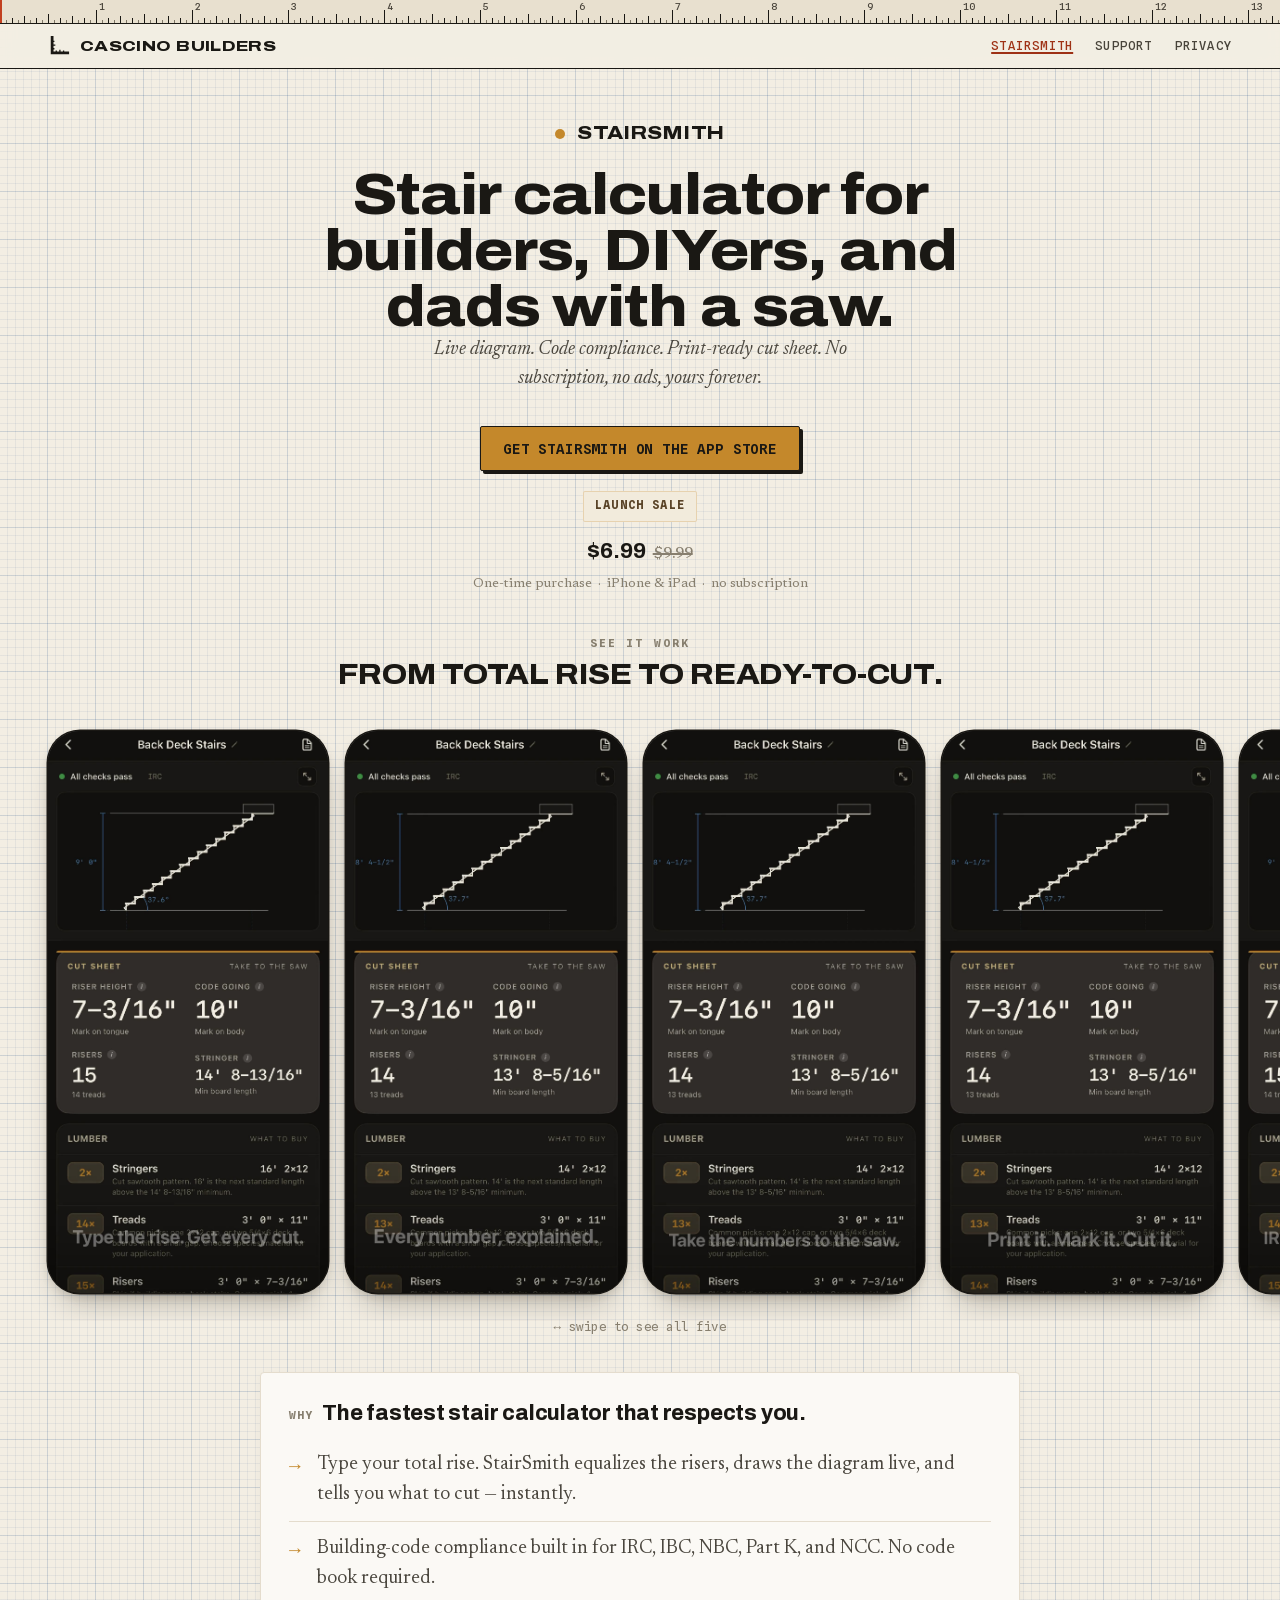
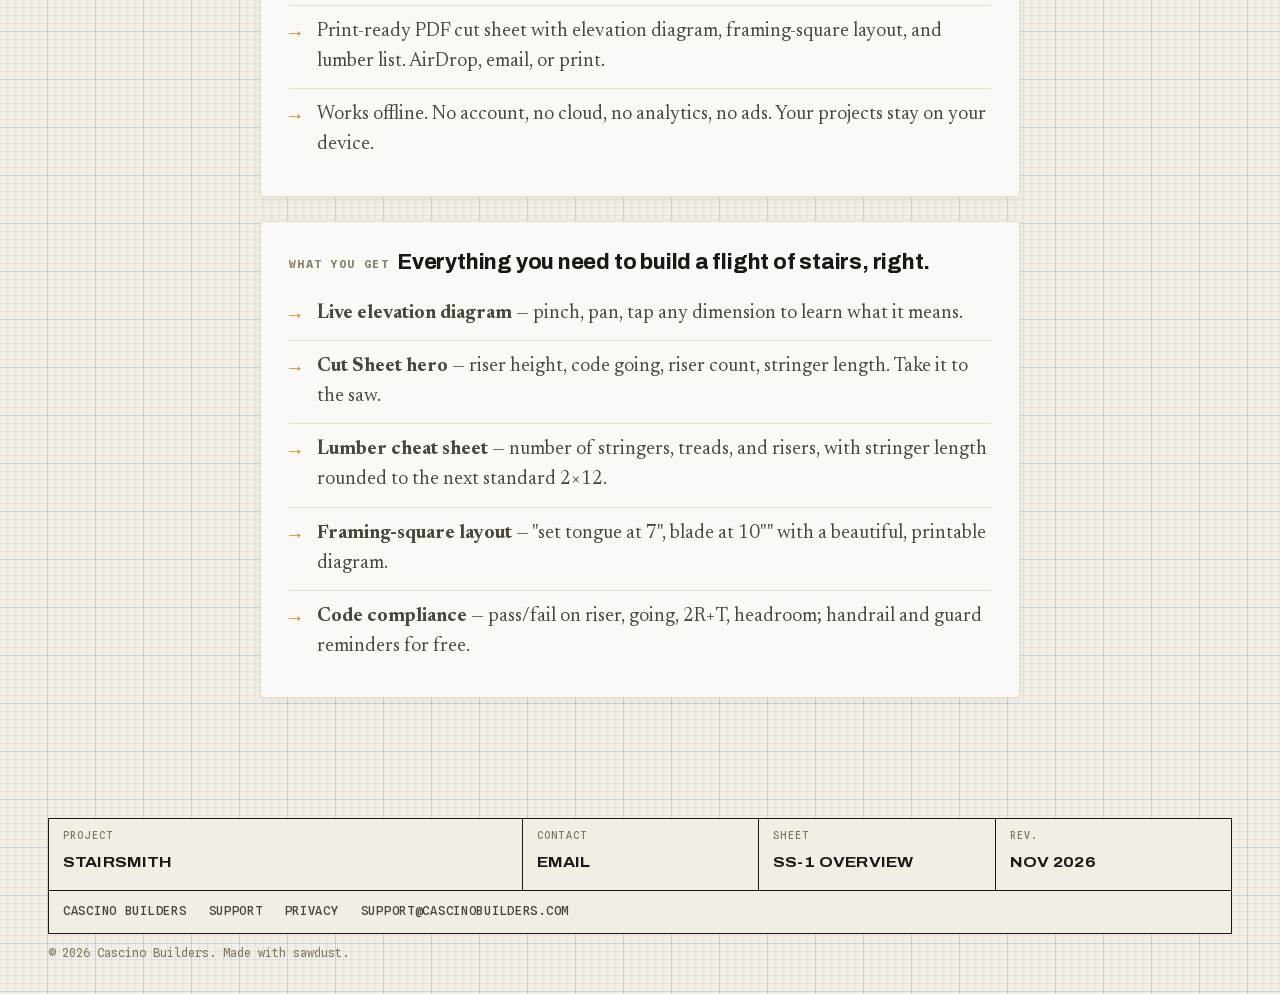
<file: stairsmith/index.html>
<!DOCTYPE html>
<html lang="en">
<head>
    <meta charset="UTF-8">
    <meta name="viewport" content="width=device-width, initial-scale=1.0">
    <title>StairSmith — Stair Calculator for iOS</title>
    <meta name="description" content="StairSmith is a one-time purchase iOS stair calculator with a live elevation diagram, building-code compliance, and a print-ready PDF cut sheet. No subscription, no ads, yours forever.">
    <meta name="theme-color" content="#f3eee3">
    <link rel="icon" href="/favicon.svg" type="image/svg+xml">
    <link rel="apple-touch-icon" href="/apple-touch-icon.png">
    <link rel="preload" href="/assets/fonts/archivo.woff2" as="font" type="font/woff2" crossorigin>
    <link rel="stylesheet" href="/assets/site.css">
    <style>
        :root {
            --bg-canvas: #f5f2ec;
            --bg-surface: #fbf9f5;
            --line: #e4dccd;
            --line-strong: #d6cdb9;
            --ink: #1a1814;
            --ink2: #4a463e;
            --ink3: #877f6f;
            --accent: #c4882b;
            --accent-ink: #5a4428;
            --accent-soft: #f2ebdc;
        }
        .ss { max-width: calc(760px + 2 * var(--gutter)); margin: 0 auto; padding: 1rem var(--gutter) 0; }
        .ss :where(p, h1, h2, ul) { margin: 0; }
        .ss > header { text-align: center; padding: 2.5rem 0 2rem; }
        .brand-row { display: flex; align-items: center; justify-content: center; gap: 0.75rem; margin-bottom: 1.5rem; }
        .ss-brand { font: 800 1.1rem/1 var(--display); font-stretch: 125%; text-transform: uppercase; letter-spacing: .04em; }
        .accent-dot { width: 10px; height: 10px; border-radius: 50%; background: var(--accent); }
        h1 { font: 800 clamp(2.4rem, 6vw, 3.6rem)/.98 var(--display); font-stretch: 112%; margin-bottom: 1.1rem; letter-spacing: -0.02em; text-wrap: balance; }
        .tagline { color: var(--ink2); font-size: 1.2rem; font-style: italic; max-width: 480px; margin: 0 auto 2rem; line-height: 1.5; }
        .cta { display: inline-block; padding: 0.95rem 2rem; background: var(--accent); color: var(--accent-ink); border-radius: 14px; font-weight: 600; font-size: 1rem; text-decoration: none; box-shadow: 0 6px 18px rgba(196, 136, 43, 0.25); transition: transform 150ms ease, box-shadow 150ms ease; }
        .cta:hover { transform: translateY(-1px); box-shadow: 0 8px 22px rgba(196, 136, 43, 0.32); }
        .sale-tag { display: table; margin: 1.25rem auto 0; padding: 0.35rem 0.7rem; background: var(--accent-soft); color: var(--accent-ink); border-radius: 999px; font-size: 0.72rem; font-weight: 700; letter-spacing: 0.1em; text-transform: uppercase; border: 1px solid rgba(196, 136, 43, 0.25); }
        .price-line { margin-top: 0.75rem; font-size: 1rem; color: var(--ink2); }
        .price-line .price-now { color: var(--ink); font-weight: 700; font-size: 1.15rem; }
        .price-line .price-was { color: var(--ink3); text-decoration: line-through; text-decoration-thickness: 1.5px; margin-left: 0.4rem; font-weight: 500; }
        .price-line .price-meta { display: block; margin-top: 0.35rem; font-size: 0.85rem; color: var(--ink3); }
        .ss section { background: var(--bg-surface); border: 1px solid var(--line); border-radius: 4px; padding: 1.75rem 1.75rem 1.5rem; margin-top: 1.5rem; box-shadow: 0 2px 10px rgba(38, 30, 14, 0.04); }
        .ss h2 { font: 750 1.35rem/1.2 var(--display); margin-bottom: 0.75rem; letter-spacing: -0.01em; }
        h2 .label { font-family: var(--mono); display: inline-block; font-size: 0.7rem; font-weight: 700; letter-spacing: 0.12em; color: var(--ink3); margin-right: 0.5rem; vertical-align: 1px; }
        ul.feature-list { list-style: none; padding: 0; }
        ul.feature-list li { position: relative; padding: 0.7rem 0 0.7rem 1.75rem; border-top: 1px solid var(--line); color: var(--ink2); }
        ul.feature-list li:first-child { border-top: none; }
        ul.feature-list li::before { position: absolute; left: 0; content: "→"; color: var(--accent); font-weight: 700; font-family: var(--mono); }

        /* Preview rail — breaks out of the 760px body container so phones
           never get clipped by the page-level padding. Uses 100vw with a
           negative margin trick to span the full viewport on every screen. */
        .preview {
            position: relative;
            width: 100vw;
            margin-left: calc(50% - 50vw);
            padding: 0.5rem 0 0.75rem;
        }
        .preview-eyebrow { text-align: center; font-family: var(--mono); font-size: 0.7rem; font-weight: 700; letter-spacing: 0.18em; color: var(--ink3); text-transform: uppercase; margin-bottom: 0.5rem; }
        .preview h2.preview-title { text-align: center; font: 800 1.8rem/1.05 var(--display); font-stretch: 112%; text-transform: uppercase; letter-spacing: -0.01em; margin: 0 1.5rem 1.5rem; }
        .preview-rail-wrap { position: relative; }
        .preview-rail {
            display: flex;
            gap: clamp(0.75rem, 1.4vw, 1.25rem);
            overflow-x: auto;
            scroll-snap-type: x mandatory;
            -webkit-overflow-scrolling: touch;
            padding: 1rem clamp(1rem, 4vw, 3rem) 1.75rem;
            scrollbar-width: none;
            justify-content: flex-start;
        }
        .preview-rail::-webkit-scrollbar { display: none; }
        .preview-card {
            flex: 0 0 auto;
            width: clamp(220px, 22vw, 280px);
            scroll-snap-align: center;
            position: relative;
        }
        .preview-card .phone {
            position: relative;
            width: 100%;
            aspect-ratio: 1206 / 2422;
            background: #000;
            border-radius: clamp(28px, 2.5vw, 36px);
            overflow: hidden;
            box-shadow:
                0 1px 0 rgba(255,255,255,0.6) inset,
                0 0 0 1.5px #1a1814,
                0 18px 32px -12px rgba(38, 30, 14, 0.35),
                0 4px 10px rgba(38, 30, 14, 0.12);
            transition: transform 200ms ease, box-shadow 200ms ease;
        }
        .preview-card:hover .phone {
            transform: translateY(-3px);
            box-shadow:
                0 1px 0 rgba(255,255,255,0.6) inset,
                0 0 0 1.5px #1a1814,
                0 22px 38px -12px rgba(38, 30, 14, 0.42),
                0 6px 14px rgba(38, 30, 14, 0.15);
        }
        .preview-card video,
        .preview-card .poster {
            position: absolute;
            inset: 0;
            width: 100%;
            height: 100%;
            object-fit: cover;
            display: block;
        }
        .preview-card .poster {
            transition: opacity 250ms ease;
            z-index: 1;
        }
        .preview-card.is-playing .poster { opacity: 0; pointer-events: none; }
        .preview-card video { z-index: 0; }
        .preview-rail-hint {
            text-align: center;
            font-size: 0.78rem;
            color: var(--ink3);
            font-family: var(--mono);
            letter-spacing: 0.04em;
            margin-top: -0.25rem;
        }
        /* Wide screens: center the cards if they all fit on one row */
        @media (min-width: 1500px) {
            .preview-rail { justify-content: center; }
        }
        @media (max-width: 480px) {
            .preview h2.preview-title { font-size: 1.4rem; }
        }
        @media (prefers-reduced-motion: reduce) {
            .preview-card .phone { transition: none; }
        }
        /* Shared shop-drawing button, in StairSmith amber */
        .cta { font: 600 14px/1 var(--mono); letter-spacing: .06em; text-transform: uppercase; color: var(--ink); border: 1.5px solid var(--ink); border-radius: 2px; box-shadow: 3px 3px 0 var(--ink); padding: 15px 22px 14px; }
        .cta:hover { color: var(--ink); transform: translate(-1px, -1px); box-shadow: 4px 4px 0 var(--ink); }
        .sale-tag { border-radius: 2px; font-family: var(--mono); }
        .price-line .price-now { font-family: var(--display); font-size: 1.4rem; }
    </style>
</head>
<body>
<a class="skip" href="#main">Skip to content</a>

<header class="site-header">
  <div class="ruler" aria-hidden="true"><span style="left:96px">1</span><span style="left:192px">2</span><span style="left:288px">3</span><span style="left:384px">4</span><span style="left:480px">5</span><span style="left:576px">6</span><span style="left:672px">7</span><span style="left:768px">8</span><span style="left:864px">9</span><span style="left:960px">10</span><span style="left:1056px">11</span><span style="left:1152px">12</span><span style="left:1248px">13</span><span style="left:1344px">14</span><span style="left:1440px">15</span><span style="left:1536px">16</span><span style="left:1632px">17</span><span style="left:1728px">18</span><span style="left:1824px">19</span><span style="left:1920px">20</span><span style="left:2016px">21</span><span style="left:2112px">22</span><span style="left:2208px">23</span><span style="left:2304px">24</span><span style="left:2400px">25</span><span style="left:2496px">26</span><span style="left:2592px">27</span><span style="left:2688px">28</span></div>
  <nav class="nav" aria-label="Main">
    <a class="brand" href="/" aria-label="Cascino Builders, home"><svg viewBox="0 0 24 24" fill="none" stroke="currentColor" aria-hidden="true"><path class="sq" d="M4.5 2.5v17h17" stroke-width="3" stroke-linecap="square"/><path d="M9 19.5v-2.5M13 19.5v-3.5M17 19.5v-2.5M4.5 15h2.5M4.5 11h3.5M4.5 7h2.5" stroke-width="1.4"/></svg><span>Cascino<span class="brand-word-2"> Builders</span></span></a>
    <div class="nav-links">
      <a href="/stairsmith/" aria-current="page">StairSmith</a>
      <a href="/stairsmith/support/">Support</a>
      <a href="/stairsmith/privacy/">Privacy</a>
    </div>
  </nav>
</header>
<main id="main" class="ss">
    <header>
        <div class="brand-row">
            <span class="accent-dot"></span>
            <span class="ss-brand">StairSmith</span>
        </div>
        <h1>Stair calculator for builders, DIYers, and dads with a saw.</h1>
        <p class="tagline">Live diagram. Code compliance. Print-ready cut sheet. No subscription, no ads, yours forever.</p>
        <a class="cta" href="https://apps.apple.com/us/app/stairsmith/id6767048001" id="appstore-link">Get StairSmith on the App Store</a>
        <span class="sale-tag">Launch sale</span>
        <p class="price-line">
            <span class="price-now">$6.99</span><span class="price-was">$9.99</span>
            <span class="price-meta">One-time purchase &nbsp;·&nbsp; iPhone &amp; iPad &nbsp;·&nbsp; no subscription</span>
        </p>
    </header>

    <div class="preview" aria-label="StairSmith app preview">
        <p class="preview-eyebrow">See it work</p>
        <h2 class="preview-title">From total rise to ready-to-cut.</h2>
        <div class="preview-rail-wrap">
            <div class="preview-rail" id="preview-rail">
                <div class="preview-card"><div class="phone">
                    <img class="poster" src="/stairsmith/preview/clip-1-typing.jpg" alt="Type the rise. Get every cut.">
                    <video muted loop playsinline preload="metadata" poster="/stairsmith/preview/clip-1-typing.jpg" data-src="/stairsmith/preview/clip-1-typing.mp4"></video>
                </div></div>
                <div class="preview-card"><div class="phone">
                    <img class="poster" src="/stairsmith/preview/clip-2-tap-learn.jpg" alt="Every number, explained.">
                    <video muted loop playsinline preload="metadata" poster="/stairsmith/preview/clip-2-tap-learn.jpg" data-src="/stairsmith/preview/clip-2-tap-learn.mp4"></video>
                </div></div>
                <div class="preview-card"><div class="phone">
                    <img class="poster" src="/stairsmith/preview/clip-3-show-at-saw.jpg" alt="Take the numbers to the saw.">
                    <video muted loop playsinline preload="metadata" poster="/stairsmith/preview/clip-3-show-at-saw.jpg" data-src="/stairsmith/preview/clip-3-show-at-saw.mp4"></video>
                </div></div>
                <div class="preview-card"><div class="phone">
                    <img class="poster" src="/stairsmith/preview/clip-4-pdf-framing-square.jpg" alt="Print it. Mark it. Cut it.">
                    <video muted loop playsinline preload="metadata" poster="/stairsmith/preview/clip-4-pdf-framing-square.jpg" data-src="/stairsmith/preview/clip-4-pdf-framing-square.mp4"></video>
                </div></div>
                <div class="preview-card"><div class="phone">
                    <img class="poster" src="/stairsmith/preview/clip-5-code-switcher.jpg" alt="IRC, IBC, NBC — checked live.">
                    <video muted loop playsinline preload="metadata" poster="/stairsmith/preview/clip-5-code-switcher.jpg" data-src="/stairsmith/preview/clip-5-code-switcher.mp4"></video>
                </div></div>
            </div>
            <p class="preview-rail-hint">↔ swipe to see all five</p>
        </div>
    </div>

    <section>
        <h2><span class="label">WHY</span>The fastest stair calculator that respects you.</h2>
        <ul class="feature-list">
            <li>Type your total rise. StairSmith equalizes the risers, draws the diagram live, and tells you what to cut — instantly.</li>
            <li>Building-code compliance built in for IRC, IBC, NBC, Part K, and NCC. No code book required.</li>
            <li>Print-ready PDF cut sheet with elevation diagram, framing-square layout, and lumber list. AirDrop, email, or print.</li>
            <li>Works offline. No account, no cloud, no analytics, no ads. Your projects stay on your device.</li>
        </ul>
    </section>

    <section>
        <h2><span class="label">WHAT YOU GET</span>Everything you need to build a flight of stairs, right.</h2>
        <ul class="feature-list">
            <li><strong>Live elevation diagram</strong> — pinch, pan, tap any dimension to learn what it means.</li>
            <li><strong>Cut Sheet hero</strong> — riser height, code going, riser count, stringer length. Take it to the saw.</li>
            <li><strong>Lumber cheat sheet</strong> — number of stringers, treads, and risers, with stringer length rounded to the next standard 2×12.</li>
            <li><strong>Framing-square layout</strong> — "set tongue at 7&quot;, blade at 10&quot;" with a beautiful, printable diagram.</li>
            <li><strong>Code compliance</strong> — pass/fail on riser, going, 2R+T, headroom; handrail and guard reminders for free.</li>
        </ul>
    </section>
</main>

<footer class="title-block">
  <div class="tb-grid">
    <div><span class="label">Project</span><span class="v">StairSmith</span></div>
    <div><span class="label">Contact</span><span class="v"><a href="mailto:support@cascinobuilders.com">Email</a></span></div>
    <div><span class="label">Sheet</span><span class="v">SS-1 Overview</span></div>
    <div><span class="label">Rev.</span><span class="v">Nov 2026</span></div>
    <div class="tb-links">
      <a href="/">Cascino Builders</a>
      <a href="/stairsmith/support/">Support</a>
      <a href="/stairsmith/privacy/">Privacy</a>
      <a href="mailto:support@cascinobuilders.com?subject=StairSmith">support@cascinobuilders.com</a>
    </div>
  </div>
  <p class="tb-fine">© 2026 Cascino Builders. Made with sawdust.</p>
</footer>

    <script>
        // Autoplay each preview clip only when it scrolls into view; pause and
        // unload data-src when it leaves. Keeps the page light on bandwidth.
        (function () {
            var cards = document.querySelectorAll('.preview-card');
            if (!('IntersectionObserver' in window)) {
                cards.forEach(function (card) {
                    var v = card.querySelector('video');
                    if (v && v.dataset.src) { v.src = v.dataset.src; v.play().catch(function(){}); card.classList.add('is-playing'); }
                });
                return;
            }
            var io = new IntersectionObserver(function (entries) {
                entries.forEach(function (entry) {
                    var card = entry.target;
                    var video = card.querySelector('video');
                    if (!video) return;
                    if (entry.isIntersecting) {
                        if (!video.src && video.dataset.src) { video.src = video.dataset.src; }
                        var p = video.play();
                        if (p && typeof p.then === 'function') {
                            p.then(function () { card.classList.add('is-playing'); }).catch(function () {});
                        } else {
                            card.classList.add('is-playing');
                        }
                    } else {
                        video.pause();
                    }
                });
            }, { threshold: 0.55 });
            cards.forEach(function (card) { io.observe(card); });
        })();
    </script>
</body>
</html>
</file>
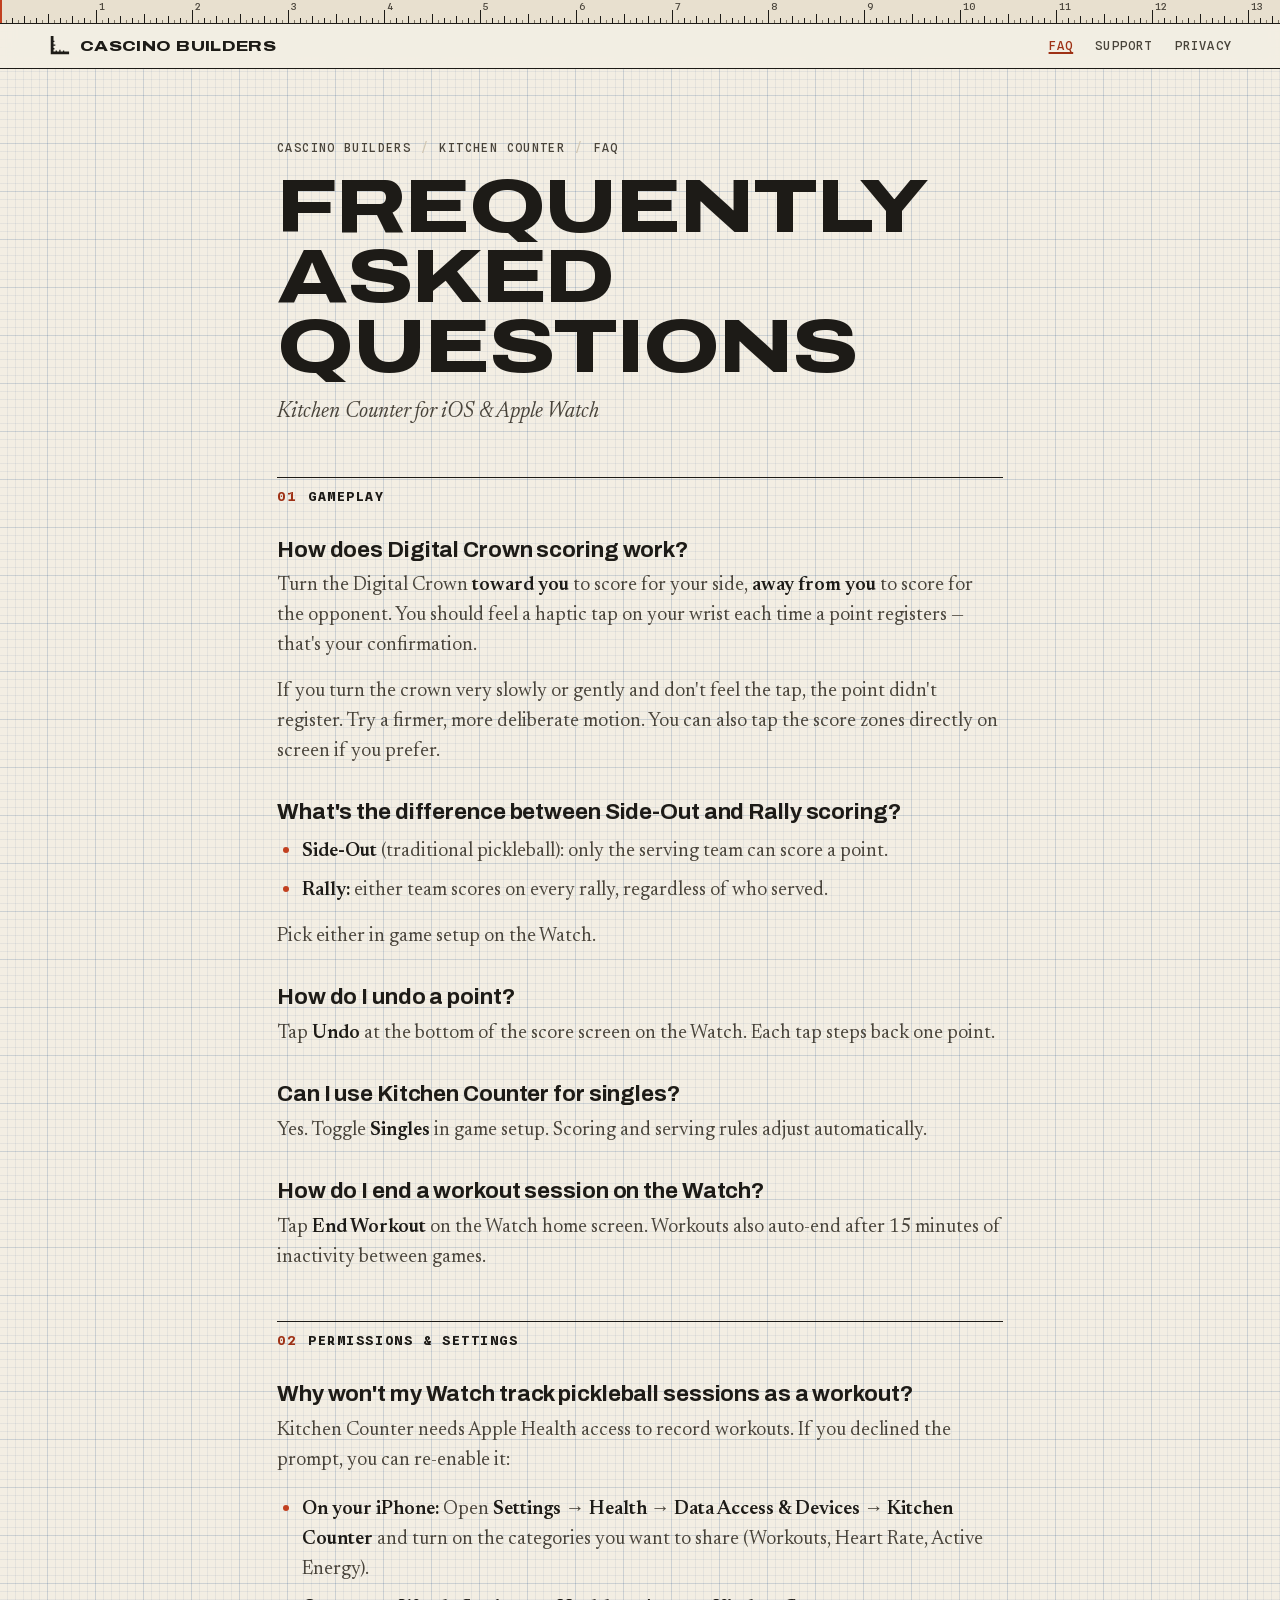
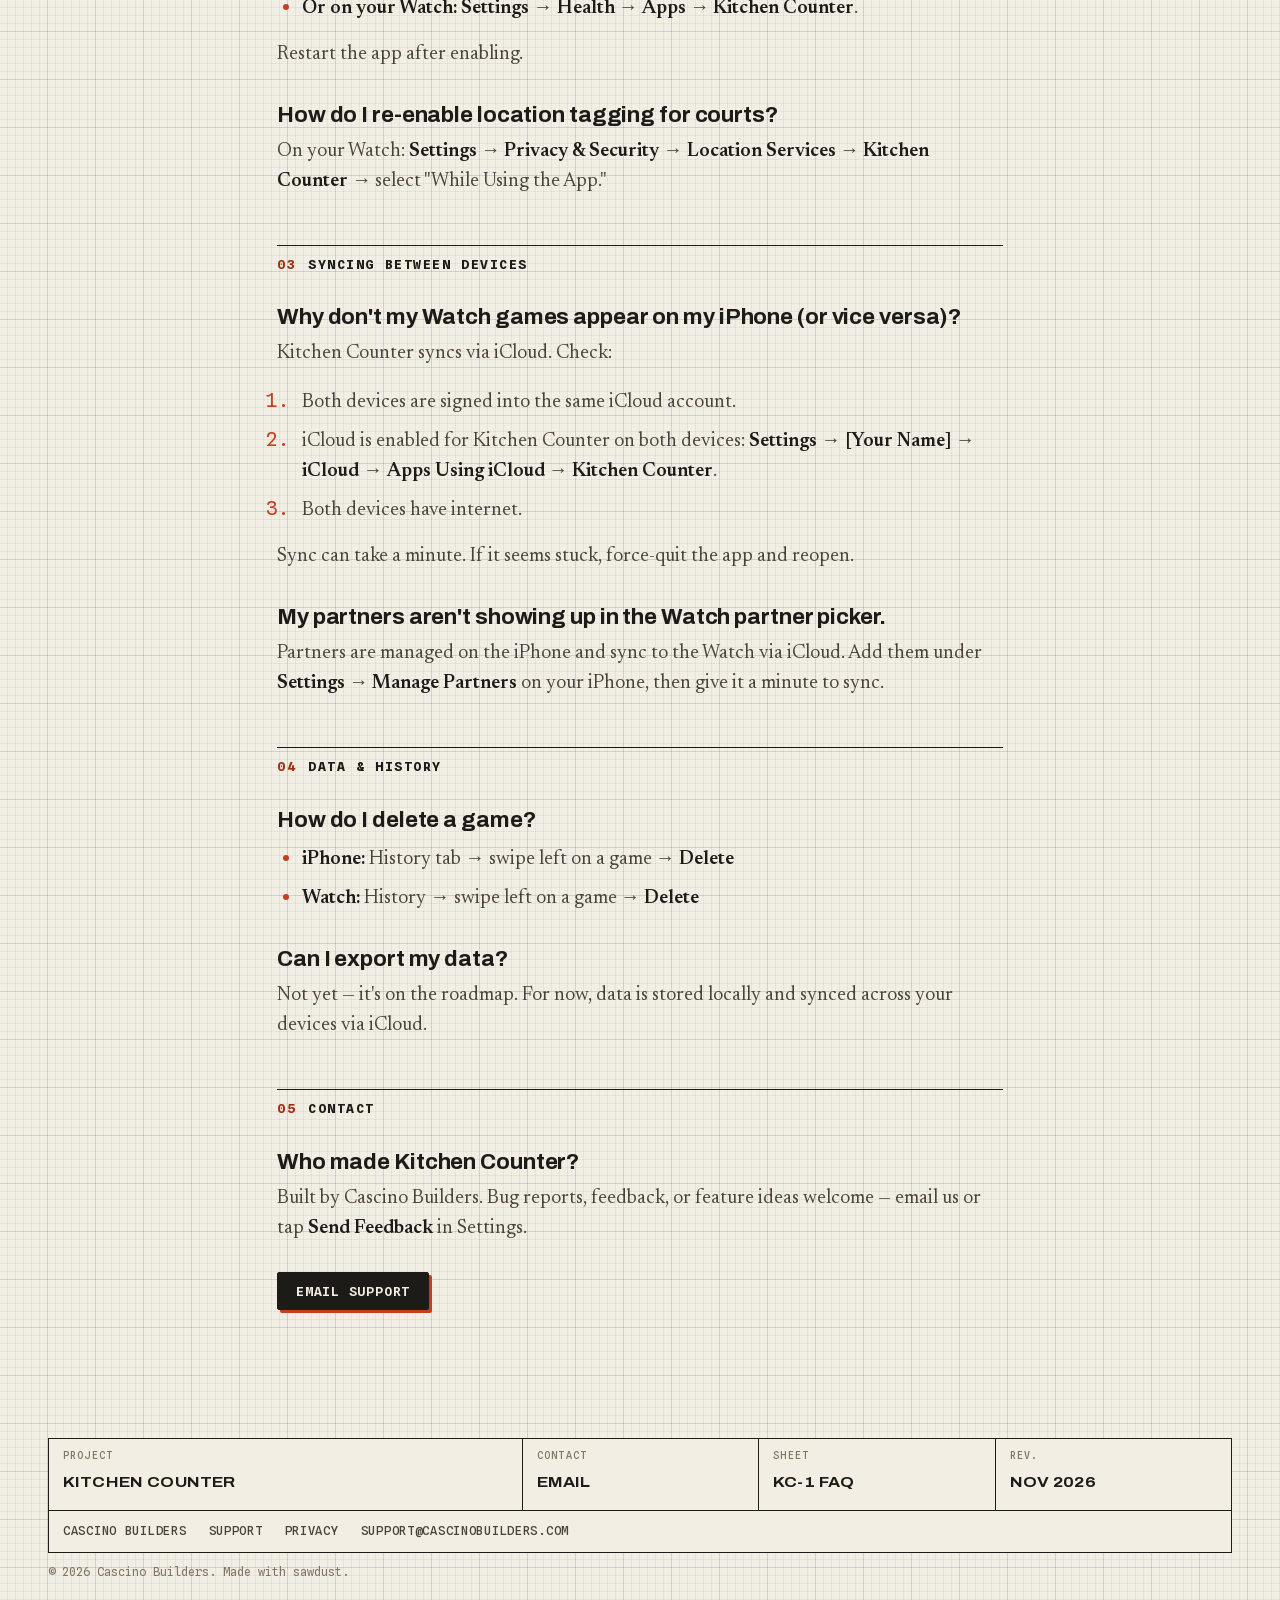
<file: kitchencounter/faq/index.html>
<!doctype html>
<html lang="en">
<head>
<meta charset="utf-8">
<meta name="viewport" content="width=device-width, initial-scale=1, viewport-fit=cover">
<title>Kitchen Counter · FAQ</title>
<meta name="theme-color" content="#f3eee3">
<link rel="icon" href="/favicon.svg" type="image/svg+xml">
<link rel="apple-touch-icon" href="/apple-touch-icon.png">
<link rel="preload" href="/assets/fonts/archivo.woff2" as="font" type="font/woff2" crossorigin>
<link rel="preload" href="/assets/fonts/newsreader.woff2" as="font" type="font/woff2" crossorigin>
<link rel="stylesheet" href="/assets/site.css">
</head>
<body>
<a class="skip" href="#main">Skip to content</a>

<header class="site-header">
  <div class="ruler" aria-hidden="true"><span style="left:96px">1</span><span style="left:192px">2</span><span style="left:288px">3</span><span style="left:384px">4</span><span style="left:480px">5</span><span style="left:576px">6</span><span style="left:672px">7</span><span style="left:768px">8</span><span style="left:864px">9</span><span style="left:960px">10</span><span style="left:1056px">11</span><span style="left:1152px">12</span><span style="left:1248px">13</span><span style="left:1344px">14</span><span style="left:1440px">15</span><span style="left:1536px">16</span><span style="left:1632px">17</span><span style="left:1728px">18</span><span style="left:1824px">19</span><span style="left:1920px">20</span><span style="left:2016px">21</span><span style="left:2112px">22</span><span style="left:2208px">23</span><span style="left:2304px">24</span><span style="left:2400px">25</span><span style="left:2496px">26</span><span style="left:2592px">27</span><span style="left:2688px">28</span></div>
  <nav class="nav" aria-label="Main">
    <a class="brand" href="/" aria-label="Cascino Builders, home"><svg viewBox="0 0 24 24" fill="none" stroke="currentColor" aria-hidden="true"><path class="sq" d="M4.5 2.5v17h17" stroke-width="3" stroke-linecap="square"/><path d="M9 19.5v-2.5M13 19.5v-3.5M17 19.5v-2.5M4.5 15h2.5M4.5 11h3.5M4.5 7h2.5" stroke-width="1.4"/></svg><span>Cascino<span class="brand-word-2"> Builders</span></span></a>
    <div class="nav-links">
      <a href="/kitchencounter/faq/" aria-current="page">FAQ</a>
      <a href="/kitchencounter/support/">Support</a>
      <a href="/kitchencounter/privacy/">Privacy</a>
    </div>
  </nav>
</header>

<main id="main" class="doc">
  <p class="crumbs label"><a href="/">Cascino Builders</a><span class="sep">/</span><a href="/#kitchen-counter">Kitchen Counter</a><span class="sep">/</span><span>FAQ</span></p>
  <h1>Frequently Asked Questions</h1>
  <p class="subtitle">Kitchen Counter for iOS &amp; Apple Watch</p>
  <h2 data-n="01">Gameplay</h2>
  <h3>How does Digital Crown scoring work?</h3>
  <p>Turn the Digital Crown <strong>toward you</strong> to score for your side, <strong>away from you</strong> to score for the opponent. You should feel a haptic tap on your wrist each time a point registers &mdash; that's your confirmation.</p>
  <p>If you turn the crown very slowly or gently and don't feel the tap, the point didn't register. Try a firmer, more deliberate motion. You can also tap the score zones directly on screen if you prefer.</p>
  <h3>What's the difference between Side-Out and Rally scoring?</h3>
  <ul>
  <li><strong>Side-Out</strong> (traditional pickleball): only the serving team can score a point.</li>
  <li><strong>Rally:</strong> either team scores on every rally, regardless of who served.</li>
  </ul>
  <p>Pick either in game setup on the Watch.</p>
  <h3>How do I undo a point?</h3>
  <p>Tap <strong>Undo</strong> at the bottom of the score screen on the Watch. Each tap steps back one point.</p>
  <h3>Can I use Kitchen Counter for singles?</h3>
  <p>Yes. Toggle <strong>Singles</strong> in game setup. Scoring and serving rules adjust automatically.</p>
  <h3>How do I end a workout session on the Watch?</h3>
  <p>Tap <strong>End Workout</strong> on the Watch home screen. Workouts also auto-end after 15 minutes of inactivity between games.</p>
  <h2 data-n="02">Permissions &amp; Settings</h2>
  <h3>Why won't my Watch track pickleball sessions as a workout?</h3>
  <p>Kitchen Counter needs Apple Health access to record workouts. If you declined the prompt, you can re-enable it:</p>
  <ul>
  <li><strong>On your iPhone:</strong> Open <strong>Settings</strong> &rarr; <strong>Health</strong> &rarr; <strong>Data Access &amp; Devices</strong> &rarr; <strong>Kitchen Counter</strong> and turn on the categories you want to share (Workouts, Heart Rate, Active Energy).</li>
  <li><strong>Or on your Watch:</strong> <strong>Settings</strong> &rarr; <strong>Health</strong> &rarr; <strong>Apps</strong> &rarr; <strong>Kitchen Counter</strong>.</li>
  </ul>
  <p>Restart the app after enabling.</p>
  <h3>How do I re-enable location tagging for courts?</h3>
  <p>On your Watch: <strong>Settings</strong> &rarr; <strong>Privacy &amp; Security</strong> &rarr; <strong>Location Services</strong> &rarr; <strong>Kitchen Counter</strong> &rarr; select "While Using the App."</p>
  <h2 data-n="03">Syncing Between Devices</h2>
  <h3>Why don't my Watch games appear on my iPhone (or vice versa)?</h3>
  <p>Kitchen Counter syncs via iCloud. Check:</p>
  <ol>
  <li>Both devices are signed into the same iCloud account.</li>
  <li>iCloud is enabled for Kitchen Counter on both devices: <strong>Settings</strong> &rarr; <strong>[Your Name]</strong> &rarr; <strong>iCloud</strong> &rarr; <strong>Apps Using iCloud</strong> &rarr; <strong>Kitchen Counter</strong>.</li>
  <li>Both devices have internet.</li>
  </ol>
  <p>Sync can take a minute. If it seems stuck, force-quit the app and reopen.</p>
  <h3>My partners aren't showing up in the Watch partner picker.</h3>
  <p>Partners are managed on the iPhone and sync to the Watch via iCloud. Add them under <strong>Settings</strong> &rarr; <strong>Manage Partners</strong> on your iPhone, then give it a minute to sync.</p>
  <h2 data-n="04">Data &amp; History</h2>
  <h3>How do I delete a game?</h3>
  <ul>
  <li><strong>iPhone:</strong> History tab &rarr; swipe left on a game &rarr; <strong>Delete</strong></li>
  <li><strong>Watch:</strong> History &rarr; swipe left on a game &rarr; <strong>Delete</strong></li>
  </ul>
  <h3>Can I export my data?</h3>
  <p>Not yet &mdash; it's on the roadmap. For now, data is stored locally and synced across your devices via iCloud.</p>
  <h2 data-n="05">Contact</h2>
  <h3>Who made Kitchen Counter?</h3>
  <p>Built by Cascino Builders. Bug reports, feedback, or feature ideas welcome &mdash; email us or tap <strong>Send Feedback</strong> in Settings.</p>
  <a href="mailto:support@cascinobuilders.com" class="btn contact">Email Support</a>
</main>

<footer class="title-block">
  <div class="tb-grid">
    <div><span class="label">Project</span><span class="v">Kitchen Counter</span></div>
    <div><span class="label">Contact</span><span class="v"><a href="mailto:support@cascinobuilders.com">Email</a></span></div>
    <div><span class="label">Sheet</span><span class="v">KC-1 FAQ</span></div>
    <div><span class="label">Rev.</span><span class="v">Nov 2026</span></div>
    <div class="tb-links">
      <a href="/">Cascino Builders</a>
      <a href="/kitchencounter/support/">Support</a>
      <a href="/kitchencounter/privacy/">Privacy</a>
      <a href="mailto:support@cascinobuilders.com">support@cascinobuilders.com</a>
    </div>
  </div>
  <p class="tb-fine">© 2026 Cascino Builders. Made with sawdust.</p>
</footer>
</body>
</html>
</file>
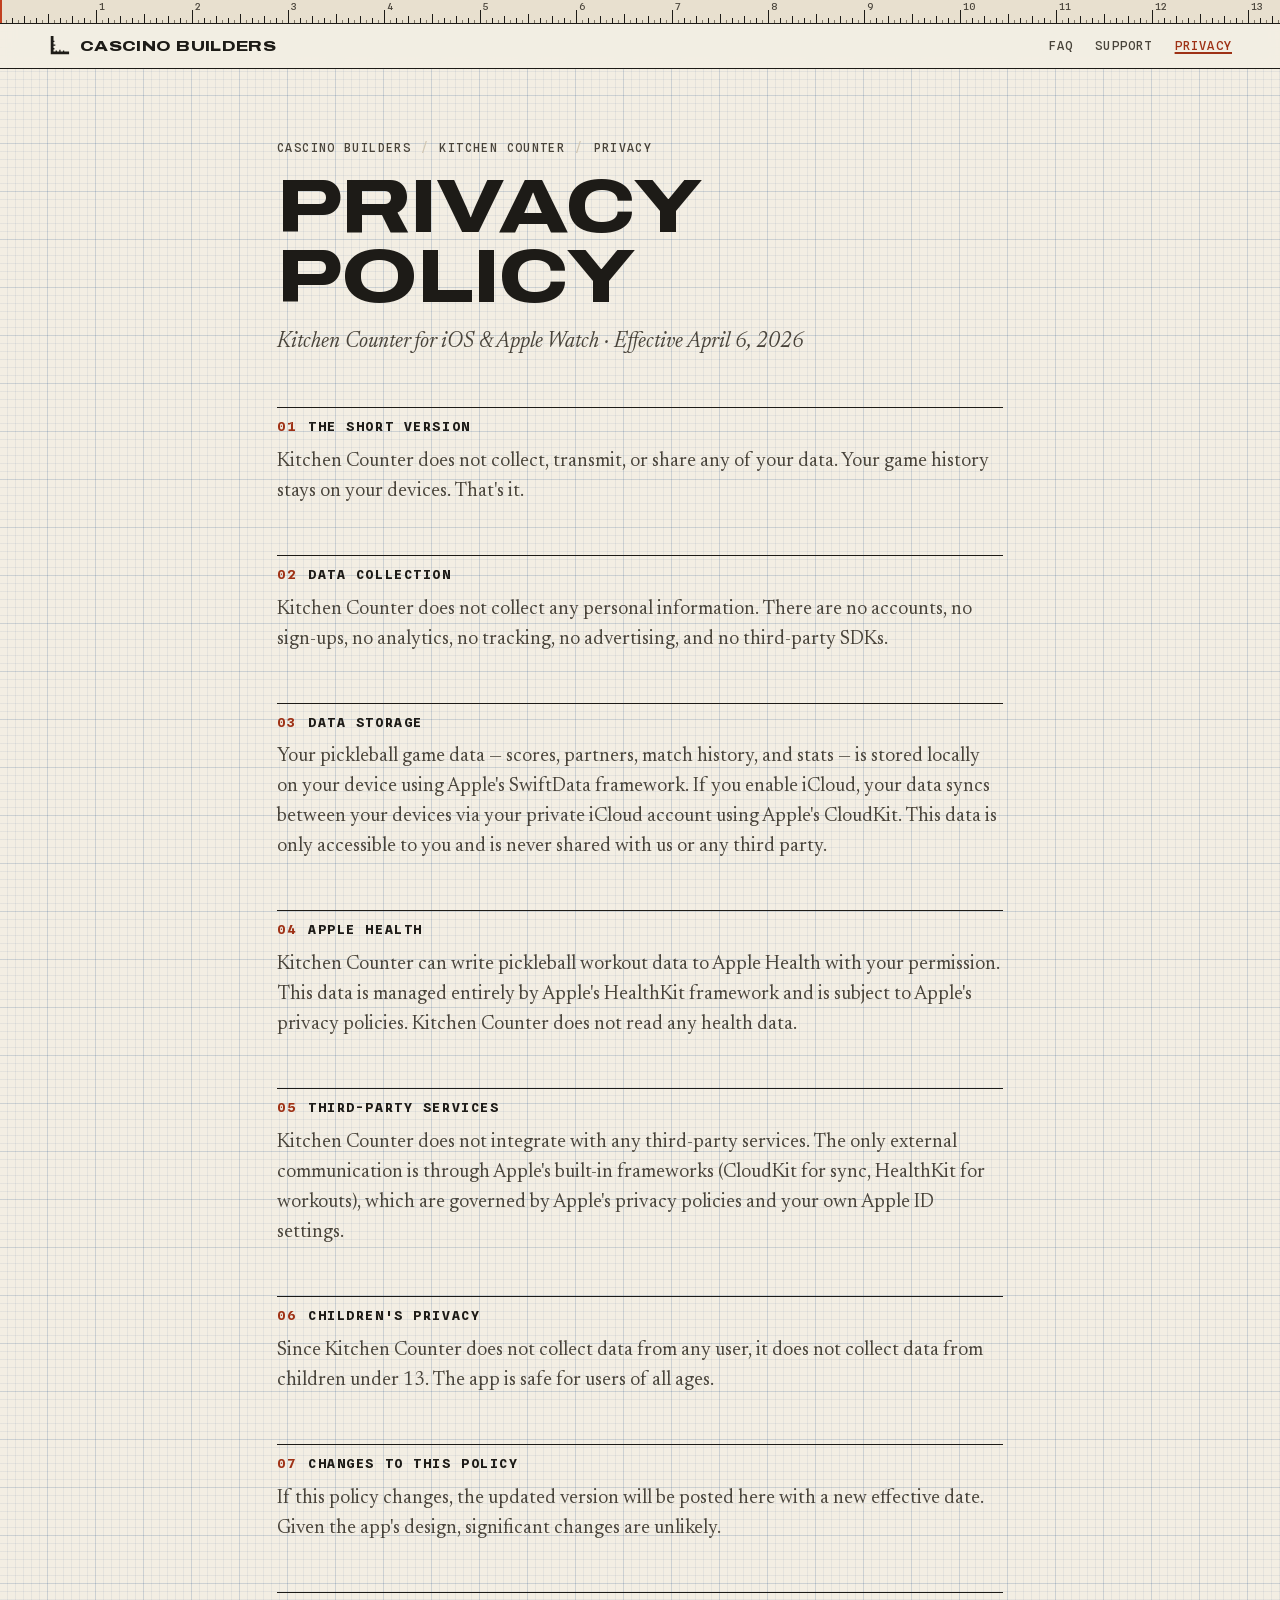
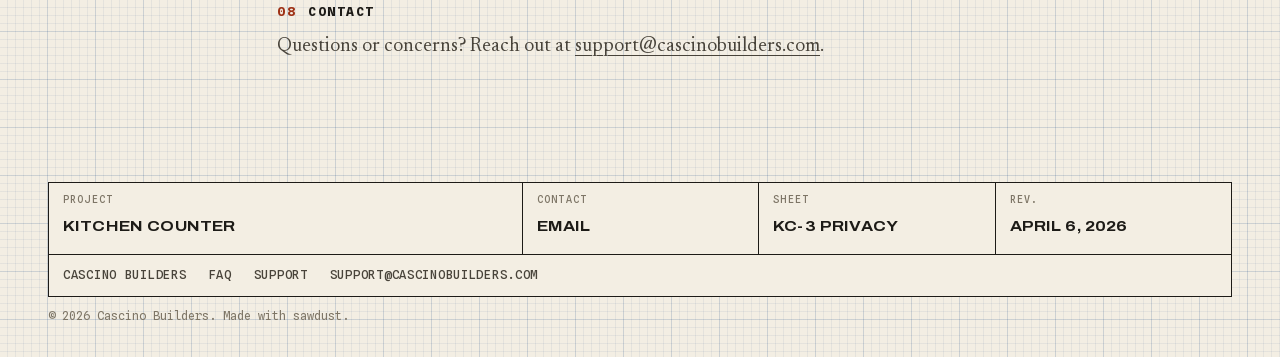
<file: kitchencounter/privacy/index.html>
<!doctype html>
<html lang="en">
<head>
<meta charset="utf-8">
<meta name="viewport" content="width=device-width, initial-scale=1, viewport-fit=cover">
<title>Kitchen Counter · Privacy Policy</title>
<meta name="theme-color" content="#f3eee3">
<link rel="icon" href="/favicon.svg" type="image/svg+xml">
<link rel="apple-touch-icon" href="/apple-touch-icon.png">
<link rel="preload" href="/assets/fonts/archivo.woff2" as="font" type="font/woff2" crossorigin>
<link rel="preload" href="/assets/fonts/newsreader.woff2" as="font" type="font/woff2" crossorigin>
<link rel="stylesheet" href="/assets/site.css">
</head>
<body>
<a class="skip" href="#main">Skip to content</a>

<header class="site-header">
  <div class="ruler" aria-hidden="true"><span style="left:96px">1</span><span style="left:192px">2</span><span style="left:288px">3</span><span style="left:384px">4</span><span style="left:480px">5</span><span style="left:576px">6</span><span style="left:672px">7</span><span style="left:768px">8</span><span style="left:864px">9</span><span style="left:960px">10</span><span style="left:1056px">11</span><span style="left:1152px">12</span><span style="left:1248px">13</span><span style="left:1344px">14</span><span style="left:1440px">15</span><span style="left:1536px">16</span><span style="left:1632px">17</span><span style="left:1728px">18</span><span style="left:1824px">19</span><span style="left:1920px">20</span><span style="left:2016px">21</span><span style="left:2112px">22</span><span style="left:2208px">23</span><span style="left:2304px">24</span><span style="left:2400px">25</span><span style="left:2496px">26</span><span style="left:2592px">27</span><span style="left:2688px">28</span></div>
  <nav class="nav" aria-label="Main">
    <a class="brand" href="/" aria-label="Cascino Builders, home"><svg viewBox="0 0 24 24" fill="none" stroke="currentColor" aria-hidden="true"><path class="sq" d="M4.5 2.5v17h17" stroke-width="3" stroke-linecap="square"/><path d="M9 19.5v-2.5M13 19.5v-3.5M17 19.5v-2.5M4.5 15h2.5M4.5 11h3.5M4.5 7h2.5" stroke-width="1.4"/></svg><span>Cascino<span class="brand-word-2"> Builders</span></span></a>
    <div class="nav-links">
      <a href="/kitchencounter/faq/">FAQ</a>
      <a href="/kitchencounter/support/">Support</a>
      <a href="/kitchencounter/privacy/" aria-current="page">Privacy</a>
    </div>
  </nav>
</header>

<main id="main" class="doc">
  <p class="crumbs label"><a href="/">Cascino Builders</a><span class="sep">/</span><a href="/#kitchen-counter">Kitchen Counter</a><span class="sep">/</span><span>Privacy</span></p>
  <h1>Privacy Policy</h1>
  <p class="subtitle">Kitchen Counter for iOS &amp; Apple Watch &middot; Effective April 6, 2026</p>
  <h2 data-n="01">The Short Version</h2>
  <p>Kitchen Counter does not collect, transmit, or share any of your data. Your game history stays on your devices. That's it.</p>
  <h2 data-n="02">Data Collection</h2>
  <p>Kitchen Counter does not collect any personal information. There are no accounts, no sign-ups, no analytics, no tracking, no advertising, and no third-party SDKs.</p>
  <h2 data-n="03">Data Storage</h2>
  <p>Your pickleball game data &mdash; scores, partners, match history, and stats &mdash; is stored locally on your device using Apple's SwiftData framework. If you enable iCloud, your data syncs between your devices via your private iCloud account using Apple's CloudKit. This data is only accessible to you and is never shared with us or any third party.</p>
  <h2 data-n="04">Apple Health</h2>
  <p>Kitchen Counter can write pickleball workout data to Apple Health with your permission. This data is managed entirely by Apple's HealthKit framework and is subject to Apple's privacy policies. Kitchen Counter does not read any health data.</p>
  <h2 data-n="05">Third-Party Services</h2>
  <p>Kitchen Counter does not integrate with any third-party services. The only external communication is through Apple's built-in frameworks (CloudKit for sync, HealthKit for workouts), which are governed by Apple's privacy policies and your own Apple ID settings.</p>
  <h2 data-n="06">Children's Privacy</h2>
  <p>Since Kitchen Counter does not collect data from any user, it does not collect data from children under 13. The app is safe for users of all ages.</p>
  <h2 data-n="07">Changes to This Policy</h2>
  <p>If this policy changes, the updated version will be posted here with a new effective date. Given the app's design, significant changes are unlikely.</p>
  <h2 data-n="08">Contact</h2>
  <p>Questions or concerns? Reach out at <a href="mailto:support@cascinobuilders.com">support@cascinobuilders.com</a>.</p>
</main>

<footer class="title-block">
  <div class="tb-grid">
    <div><span class="label">Project</span><span class="v">Kitchen Counter</span></div>
    <div><span class="label">Contact</span><span class="v"><a href="mailto:support@cascinobuilders.com">Email</a></span></div>
    <div><span class="label">Sheet</span><span class="v">KC-3 Privacy</span></div>
    <div><span class="label">Rev.</span><span class="v">April 6, 2026</span></div>
    <div class="tb-links">
      <a href="/">Cascino Builders</a>
      <a href="/kitchencounter/faq/">FAQ</a>
      <a href="/kitchencounter/support/">Support</a>
      <a href="mailto:support@cascinobuilders.com">support@cascinobuilders.com</a>
    </div>
  </div>
  <p class="tb-fine">© 2026 Cascino Builders. Made with sawdust.</p>
</footer>
</body>
</html>
</file>
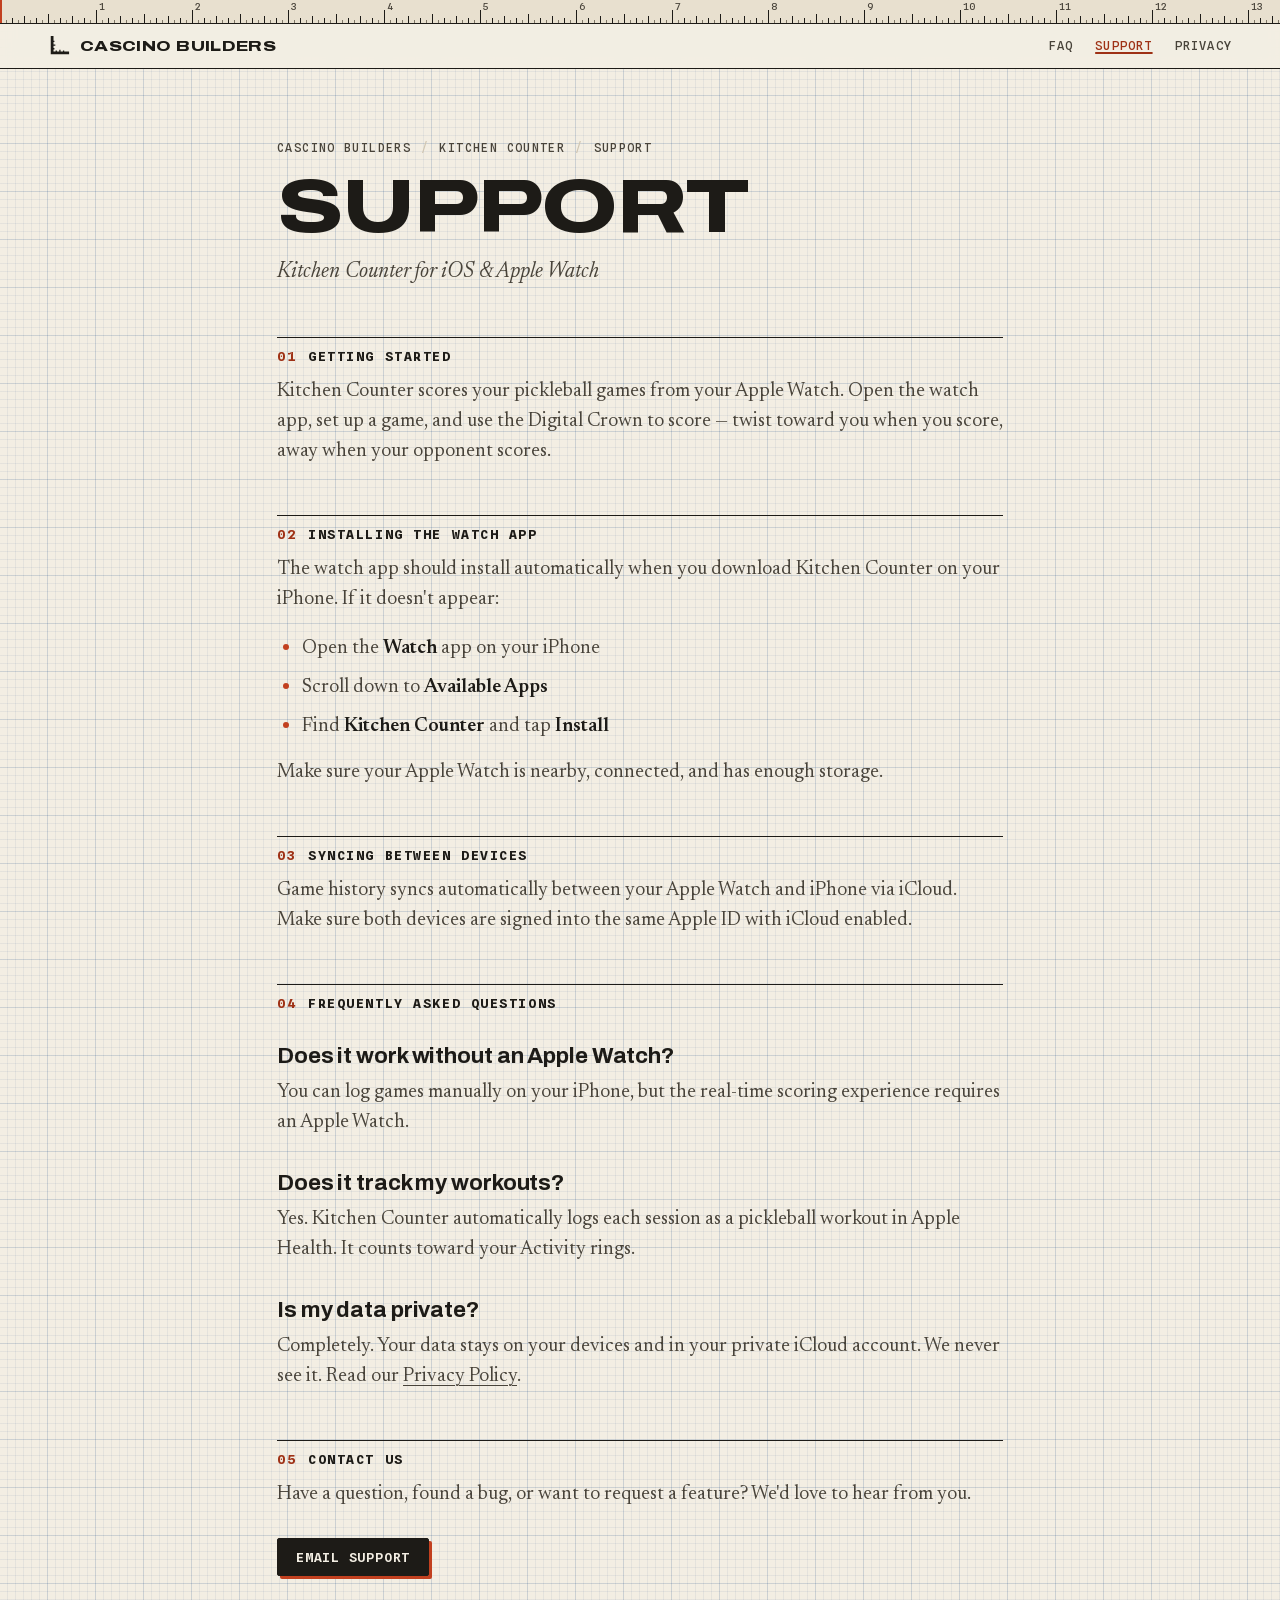
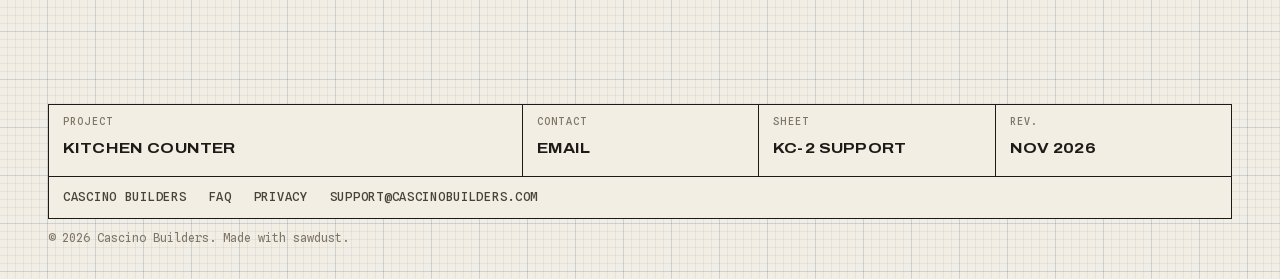
<file: kitchencounter/support/index.html>
<!doctype html>
<html lang="en">
<head>
<meta charset="utf-8">
<meta name="viewport" content="width=device-width, initial-scale=1, viewport-fit=cover">
<title>Kitchen Counter · Support</title>
<meta name="theme-color" content="#f3eee3">
<link rel="icon" href="/favicon.svg" type="image/svg+xml">
<link rel="apple-touch-icon" href="/apple-touch-icon.png">
<link rel="preload" href="/assets/fonts/archivo.woff2" as="font" type="font/woff2" crossorigin>
<link rel="preload" href="/assets/fonts/newsreader.woff2" as="font" type="font/woff2" crossorigin>
<link rel="stylesheet" href="/assets/site.css">
</head>
<body>
<a class="skip" href="#main">Skip to content</a>

<header class="site-header">
  <div class="ruler" aria-hidden="true"><span style="left:96px">1</span><span style="left:192px">2</span><span style="left:288px">3</span><span style="left:384px">4</span><span style="left:480px">5</span><span style="left:576px">6</span><span style="left:672px">7</span><span style="left:768px">8</span><span style="left:864px">9</span><span style="left:960px">10</span><span style="left:1056px">11</span><span style="left:1152px">12</span><span style="left:1248px">13</span><span style="left:1344px">14</span><span style="left:1440px">15</span><span style="left:1536px">16</span><span style="left:1632px">17</span><span style="left:1728px">18</span><span style="left:1824px">19</span><span style="left:1920px">20</span><span style="left:2016px">21</span><span style="left:2112px">22</span><span style="left:2208px">23</span><span style="left:2304px">24</span><span style="left:2400px">25</span><span style="left:2496px">26</span><span style="left:2592px">27</span><span style="left:2688px">28</span></div>
  <nav class="nav" aria-label="Main">
    <a class="brand" href="/" aria-label="Cascino Builders, home"><svg viewBox="0 0 24 24" fill="none" stroke="currentColor" aria-hidden="true"><path class="sq" d="M4.5 2.5v17h17" stroke-width="3" stroke-linecap="square"/><path d="M9 19.5v-2.5M13 19.5v-3.5M17 19.5v-2.5M4.5 15h2.5M4.5 11h3.5M4.5 7h2.5" stroke-width="1.4"/></svg><span>Cascino<span class="brand-word-2"> Builders</span></span></a>
    <div class="nav-links">
      <a href="/kitchencounter/faq/">FAQ</a>
      <a href="/kitchencounter/support/" aria-current="page">Support</a>
      <a href="/kitchencounter/privacy/">Privacy</a>
    </div>
  </nav>
</header>

<main id="main" class="doc">
  <p class="crumbs label"><a href="/">Cascino Builders</a><span class="sep">/</span><a href="/#kitchen-counter">Kitchen Counter</a><span class="sep">/</span><span>Support</span></p>
  <h1>Support</h1>
  <p class="subtitle">Kitchen Counter for iOS &amp; Apple Watch</p>
  <h2 data-n="01">Getting Started</h2>
  <p>Kitchen Counter scores your pickleball games from your Apple Watch. Open the watch app, set up a game, and use the Digital Crown to score &mdash; twist toward you when you score, away when your opponent scores.</p>
  <h2 data-n="02">Installing the Watch App</h2>
  <p>The watch app should install automatically when you download Kitchen Counter on your iPhone. If it doesn't appear:</p>
  <ul>
  <li>Open the <strong>Watch</strong> app on your iPhone</li>
  <li>Scroll down to <strong>Available Apps</strong></li>
  <li>Find <strong>Kitchen Counter</strong> and tap <strong>Install</strong></li>
  </ul>
  <p>Make sure your Apple Watch is nearby, connected, and has enough storage.</p>
  <h2 data-n="03">Syncing Between Devices</h2>
  <p>Game history syncs automatically between your Apple Watch and iPhone via iCloud. Make sure both devices are signed into the same Apple ID with iCloud enabled.</p>
  <h2 data-n="04">Frequently Asked Questions</h2>
  <h3>Does it work without an Apple Watch?</h3>
  <p>You can log games manually on your iPhone, but the real-time scoring experience requires an Apple Watch.</p>
  <h3>Does it track my workouts?</h3>
  <p>Yes. Kitchen Counter automatically logs each session as a pickleball workout in Apple Health. It counts toward your Activity rings.</p>
  <h3>Is my data private?</h3>
  <p>Completely. Your data stays on your devices and in your private iCloud account. We never see it. Read our <a href="/kitchencounter/privacy/">Privacy Policy</a>.</p>
  <h2 data-n="05">Contact Us</h2>
  <p>Have a question, found a bug, or want to request a feature? We'd love to hear from you.</p>
  <a href="mailto:support@cascinobuilders.com" class="btn contact">Email Support</a>
</main>

<footer class="title-block">
  <div class="tb-grid">
    <div><span class="label">Project</span><span class="v">Kitchen Counter</span></div>
    <div><span class="label">Contact</span><span class="v"><a href="mailto:support@cascinobuilders.com">Email</a></span></div>
    <div><span class="label">Sheet</span><span class="v">KC-2 Support</span></div>
    <div><span class="label">Rev.</span><span class="v">Nov 2026</span></div>
    <div class="tb-links">
      <a href="/">Cascino Builders</a>
      <a href="/kitchencounter/faq/">FAQ</a>
      <a href="/kitchencounter/privacy/">Privacy</a>
      <a href="mailto:support@cascinobuilders.com">support@cascinobuilders.com</a>
    </div>
  </div>
  <p class="tb-fine">© 2026 Cascino Builders. Made with sawdust.</p>
</footer>
</body>
</html>
</file>
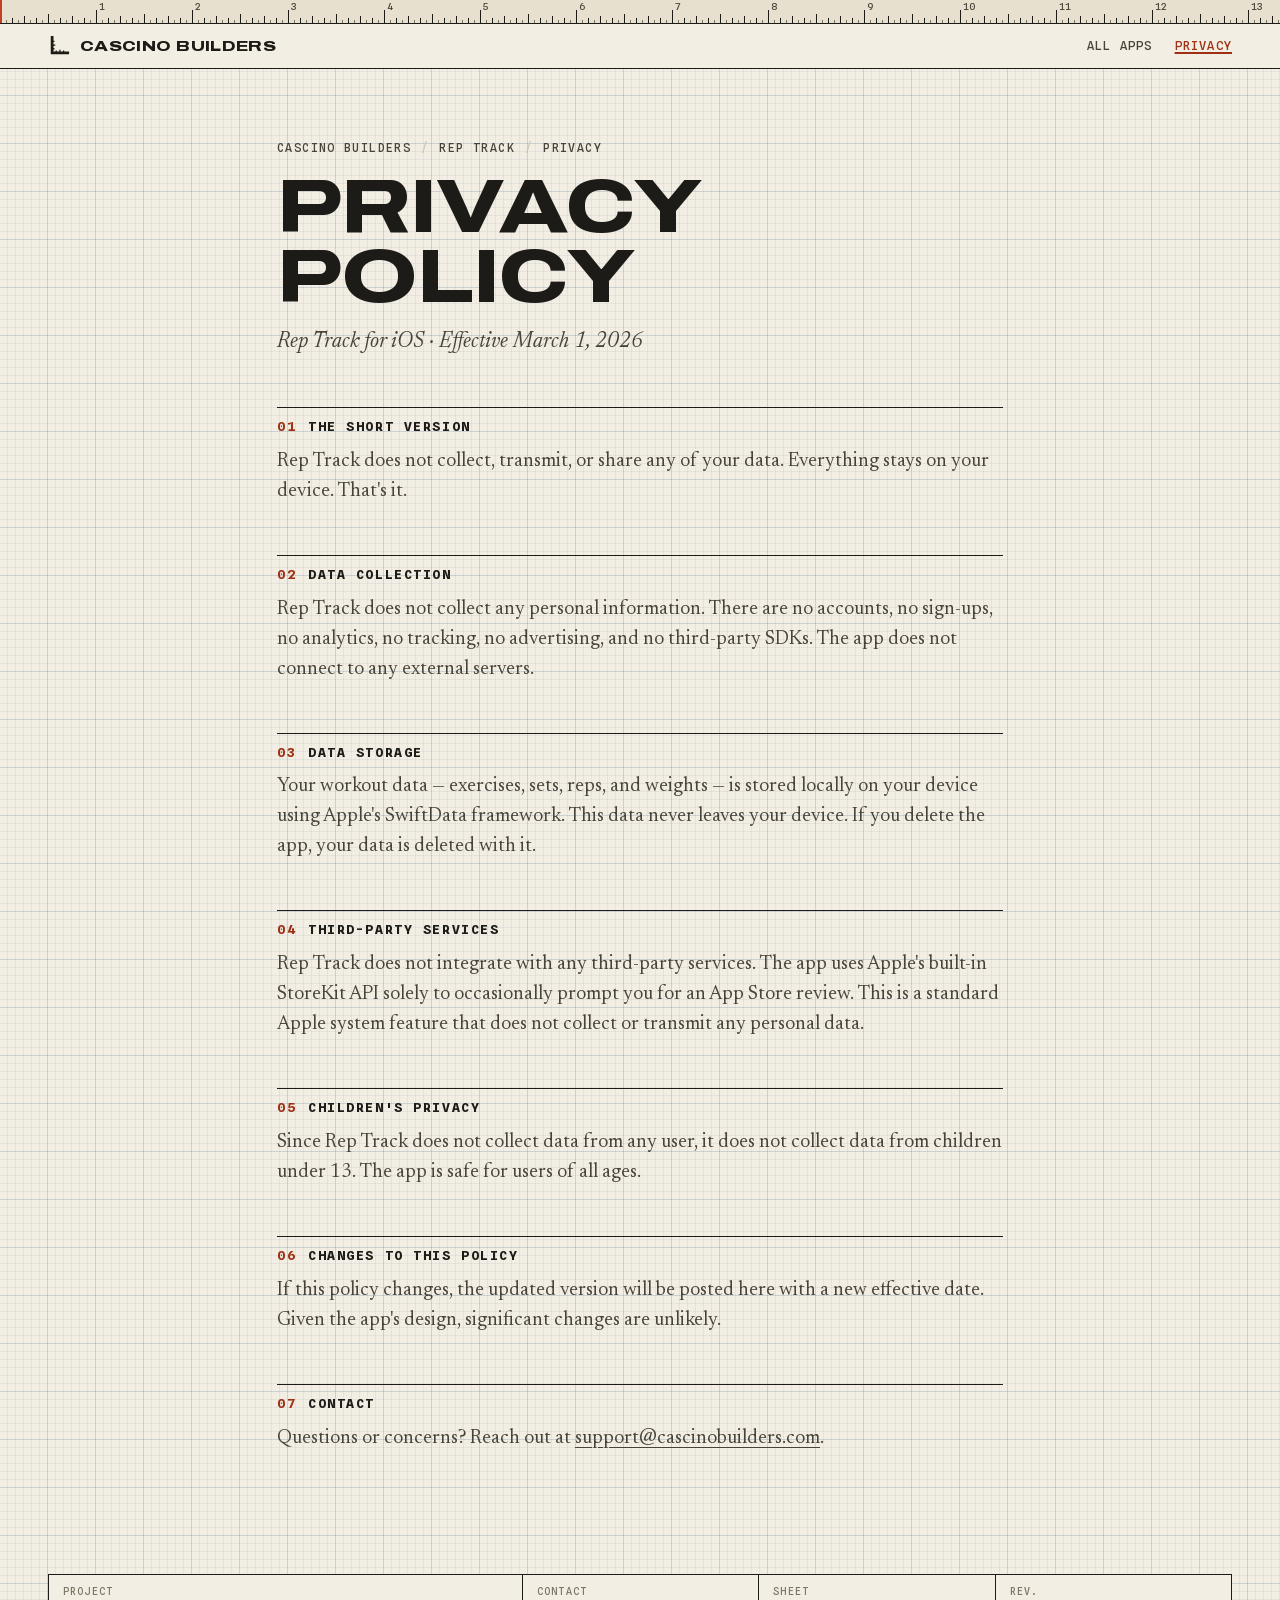
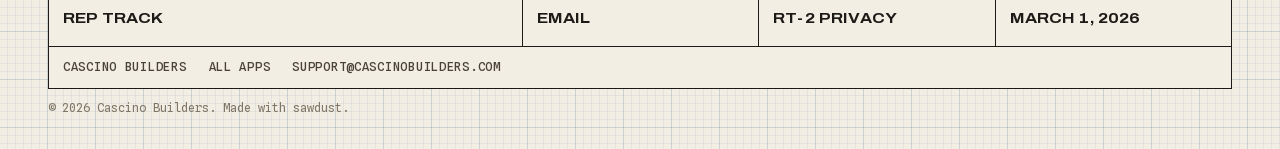
<file: reptrack/privacy/index.html>
<!doctype html>
<html lang="en">
<head>
<meta charset="utf-8">
<meta name="viewport" content="width=device-width, initial-scale=1, viewport-fit=cover">
<title>Rep Track · Privacy Policy</title>
<meta name="theme-color" content="#f3eee3">
<link rel="icon" href="/favicon.svg" type="image/svg+xml">
<link rel="apple-touch-icon" href="/apple-touch-icon.png">
<link rel="preload" href="/assets/fonts/archivo.woff2" as="font" type="font/woff2" crossorigin>
<link rel="preload" href="/assets/fonts/newsreader.woff2" as="font" type="font/woff2" crossorigin>
<link rel="stylesheet" href="/assets/site.css">
</head>
<body>
<a class="skip" href="#main">Skip to content</a>

<header class="site-header">
  <div class="ruler" aria-hidden="true"><span style="left:96px">1</span><span style="left:192px">2</span><span style="left:288px">3</span><span style="left:384px">4</span><span style="left:480px">5</span><span style="left:576px">6</span><span style="left:672px">7</span><span style="left:768px">8</span><span style="left:864px">9</span><span style="left:960px">10</span><span style="left:1056px">11</span><span style="left:1152px">12</span><span style="left:1248px">13</span><span style="left:1344px">14</span><span style="left:1440px">15</span><span style="left:1536px">16</span><span style="left:1632px">17</span><span style="left:1728px">18</span><span style="left:1824px">19</span><span style="left:1920px">20</span><span style="left:2016px">21</span><span style="left:2112px">22</span><span style="left:2208px">23</span><span style="left:2304px">24</span><span style="left:2400px">25</span><span style="left:2496px">26</span><span style="left:2592px">27</span><span style="left:2688px">28</span></div>
  <nav class="nav" aria-label="Main">
    <a class="brand" href="/" aria-label="Cascino Builders, home"><svg viewBox="0 0 24 24" fill="none" stroke="currentColor" aria-hidden="true"><path class="sq" d="M4.5 2.5v17h17" stroke-width="3" stroke-linecap="square"/><path d="M9 19.5v-2.5M13 19.5v-3.5M17 19.5v-2.5M4.5 15h2.5M4.5 11h3.5M4.5 7h2.5" stroke-width="1.4"/></svg><span>Cascino<span class="brand-word-2"> Builders</span></span></a>
    <div class="nav-links">
      <a href="/#apps">All apps</a>
      <a href="/reptrack/privacy/" aria-current="page">Privacy</a>
    </div>
  </nav>
</header>

<main id="main" class="doc">
  <p class="crumbs label"><a href="/">Cascino Builders</a><span class="sep">/</span><a href="/#rep-track">Rep Track</a><span class="sep">/</span><span>Privacy</span></p>
  <h1>Privacy Policy</h1>
  <p class="subtitle">Rep Track for iOS &middot; Effective March 1, 2026</p>
  <h2 data-n="01">The Short Version</h2>
  <p>Rep Track does not collect, transmit, or share any of your data. Everything stays on your device. That's it.</p>
  <h2 data-n="02">Data Collection</h2>
  <p>Rep Track does not collect any personal information. There are no accounts, no sign-ups, no analytics, no tracking, no advertising, and no third-party SDKs. The app does not connect to any external servers.</p>
  <h2 data-n="03">Data Storage</h2>
  <p>Your workout data &mdash; exercises, sets, reps, and weights &mdash; is stored locally on your device using Apple's SwiftData framework. This data never leaves your device. If you delete the app, your data is deleted with it.</p>
  <h2 data-n="04">Third-Party Services</h2>
  <p>Rep Track does not integrate with any third-party services. The app uses Apple's built-in StoreKit API solely to occasionally prompt you for an App Store review. This is a standard Apple system feature that does not collect or transmit any personal data.</p>
  <h2 data-n="05">Children's Privacy</h2>
  <p>Since Rep Track does not collect data from any user, it does not collect data from children under 13. The app is safe for users of all ages.</p>
  <h2 data-n="06">Changes to This Policy</h2>
  <p>If this policy changes, the updated version will be posted here with a new effective date. Given the app's design, significant changes are unlikely.</p>
  <h2 data-n="07">Contact</h2>
  <p>Questions or concerns? Reach out at <a href="mailto:support@cascinobuilders.com">support@cascinobuilders.com</a>.</p>
</main>

<footer class="title-block">
  <div class="tb-grid">
    <div><span class="label">Project</span><span class="v">Rep Track</span></div>
    <div><span class="label">Contact</span><span class="v"><a href="mailto:support@cascinobuilders.com">Email</a></span></div>
    <div><span class="label">Sheet</span><span class="v">RT-2 Privacy</span></div>
    <div><span class="label">Rev.</span><span class="v">March 1, 2026</span></div>
    <div class="tb-links">
      <a href="/">Cascino Builders</a>
      <a href="/#apps">All apps</a>
      <a href="mailto:support@cascinobuilders.com">support@cascinobuilders.com</a>
    </div>
  </div>
  <p class="tb-fine">© 2026 Cascino Builders. Made with sawdust.</p>
</footer>
</body>
</html>
</file>
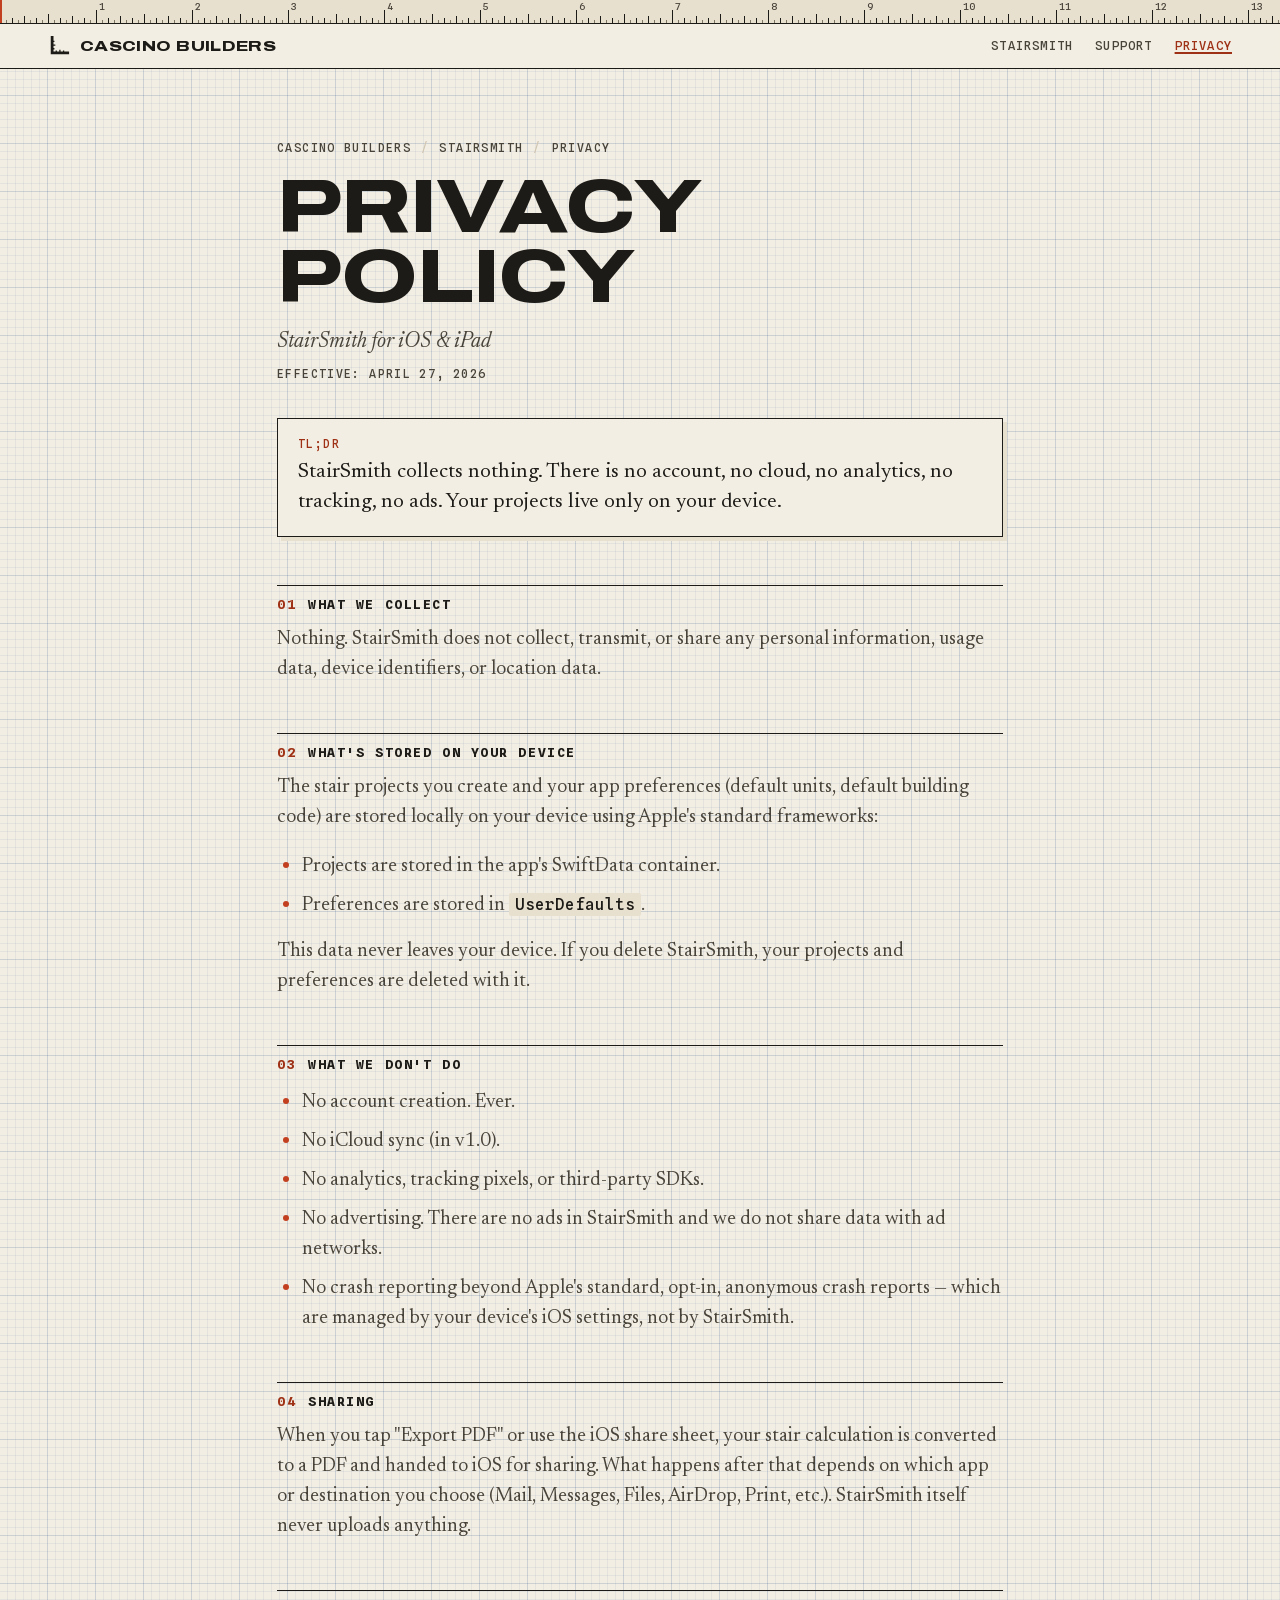
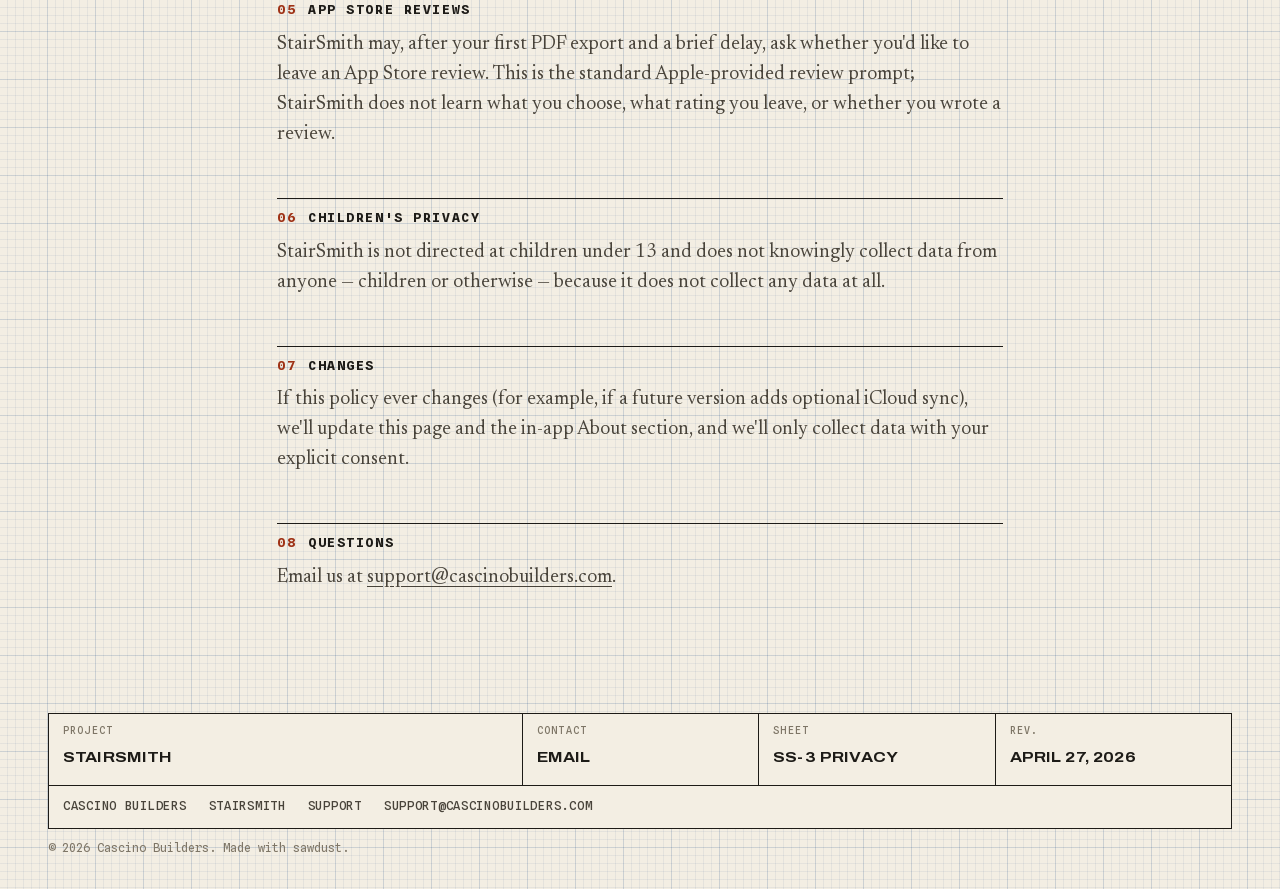
<file: stairsmith/privacy/index.html>
<!doctype html>
<html lang="en">
<head>
<meta charset="utf-8">
<meta name="viewport" content="width=device-width, initial-scale=1, viewport-fit=cover">
<title>StairSmith · Privacy Policy</title>
<meta name="description" content="StairSmith privacy policy. We collect nothing. Your projects stay on your device.">
<meta name="theme-color" content="#f3eee3">
<link rel="icon" href="/favicon.svg" type="image/svg+xml">
<link rel="apple-touch-icon" href="/apple-touch-icon.png">
<link rel="preload" href="/assets/fonts/archivo.woff2" as="font" type="font/woff2" crossorigin>
<link rel="preload" href="/assets/fonts/newsreader.woff2" as="font" type="font/woff2" crossorigin>
<link rel="stylesheet" href="/assets/site.css">
</head>
<body>
<a class="skip" href="#main">Skip to content</a>

<header class="site-header">
  <div class="ruler" aria-hidden="true"><span style="left:96px">1</span><span style="left:192px">2</span><span style="left:288px">3</span><span style="left:384px">4</span><span style="left:480px">5</span><span style="left:576px">6</span><span style="left:672px">7</span><span style="left:768px">8</span><span style="left:864px">9</span><span style="left:960px">10</span><span style="left:1056px">11</span><span style="left:1152px">12</span><span style="left:1248px">13</span><span style="left:1344px">14</span><span style="left:1440px">15</span><span style="left:1536px">16</span><span style="left:1632px">17</span><span style="left:1728px">18</span><span style="left:1824px">19</span><span style="left:1920px">20</span><span style="left:2016px">21</span><span style="left:2112px">22</span><span style="left:2208px">23</span><span style="left:2304px">24</span><span style="left:2400px">25</span><span style="left:2496px">26</span><span style="left:2592px">27</span><span style="left:2688px">28</span></div>
  <nav class="nav" aria-label="Main">
    <a class="brand" href="/" aria-label="Cascino Builders, home"><svg viewBox="0 0 24 24" fill="none" stroke="currentColor" aria-hidden="true"><path class="sq" d="M4.5 2.5v17h17" stroke-width="3" stroke-linecap="square"/><path d="M9 19.5v-2.5M13 19.5v-3.5M17 19.5v-2.5M4.5 15h2.5M4.5 11h3.5M4.5 7h2.5" stroke-width="1.4"/></svg><span>Cascino<span class="brand-word-2"> Builders</span></span></a>
    <div class="nav-links">
      <a href="/stairsmith/">StairSmith</a>
      <a href="/stairsmith/support/">Support</a>
      <a href="/stairsmith/privacy/" aria-current="page">Privacy</a>
    </div>
  </nav>
</header>

<main id="main" class="doc">
  <p class="crumbs label"><a href="/">Cascino Builders</a><span class="sep">/</span><a href="/stairsmith/">StairSmith</a><span class="sep">/</span><span>Privacy</span></p>
  <h1>Privacy Policy</h1>
  <p class="subtitle">StairSmith for iOS &amp; iPad</p>
  <p class="effective label">Effective: April 27, 2026</p>
  <div class="note"><span class="label">TL;DR</span>
  <p>StairSmith collects nothing. There is no account, no cloud, no analytics, no tracking, no ads. Your projects live only on your device.</p>
  </div>
  <h2 data-n="01">What We Collect</h2>
  <p>Nothing. StairSmith does not collect, transmit, or share any personal information, usage data, device identifiers, or location data.</p>
  <h2 data-n="02">What's Stored on Your Device</h2>
  <p>The stair projects you create and your app preferences (default units, default building code) are stored locally on your device using Apple's standard frameworks:</p>
  <ul>
  <li>Projects are stored in the app's SwiftData container.</li>
  <li>Preferences are stored in <code>UserDefaults</code>.</li>
  </ul>
  <p>This data never leaves your device. If you delete StairSmith, your projects and preferences are deleted with it.</p>
  <h2 data-n="03">What We Don't Do</h2>
  <ul>
  <li>No account creation. Ever.</li>
  <li>No iCloud sync (in v1.0).</li>
  <li>No analytics, tracking pixels, or third-party SDKs.</li>
  <li>No advertising. There are no ads in StairSmith and we do not share data with ad networks.</li>
  <li>No crash reporting beyond Apple's standard, opt-in, anonymous crash reports — which are managed by your device's iOS settings, not by StairSmith.</li>
  </ul>
  <h2 data-n="04">Sharing</h2>
  <p>When you tap "Export PDF" or use the iOS share sheet, your stair calculation is converted to a PDF and handed to iOS for sharing. What happens after that depends on which app or destination you choose (Mail, Messages, Files, AirDrop, Print, etc.). StairSmith itself never uploads anything.</p>
  <h2 data-n="05">App Store Reviews</h2>
  <p>StairSmith may, after your first PDF export and a brief delay, ask whether you'd like to leave an App Store review. This is the standard Apple-provided review prompt; StairSmith does not learn what you choose, what rating you leave, or whether you wrote a review.</p>
  <h2 data-n="06">Children's Privacy</h2>
  <p>StairSmith is not directed at children under 13 and does not knowingly collect data from anyone — children or otherwise — because it does not collect any data at all.</p>
  <h2 data-n="07">Changes</h2>
  <p>If this policy ever changes (for example, if a future version adds optional iCloud sync), we'll update this page and the in-app About section, and we'll only collect data with your explicit consent.</p>
  <h2 data-n="08">Questions</h2>
  <p>Email us at <a href="mailto:support@cascinobuilders.com?subject=StairSmith Privacy">support@cascinobuilders.com</a>.</p>
</main>

<footer class="title-block">
  <div class="tb-grid">
    <div><span class="label">Project</span><span class="v">StairSmith</span></div>
    <div><span class="label">Contact</span><span class="v"><a href="mailto:support@cascinobuilders.com">Email</a></span></div>
    <div><span class="label">Sheet</span><span class="v">SS-3 Privacy</span></div>
    <div><span class="label">Rev.</span><span class="v">April 27, 2026</span></div>
    <div class="tb-links">
      <a href="/">Cascino Builders</a>
      <a href="/stairsmith/">StairSmith</a>
      <a href="/stairsmith/support/">Support</a>
      <a href="mailto:support@cascinobuilders.com">support@cascinobuilders.com</a>
    </div>
  </div>
  <p class="tb-fine">© 2026 Cascino Builders. Made with sawdust.</p>
</footer>
</body>
</html>
</file>
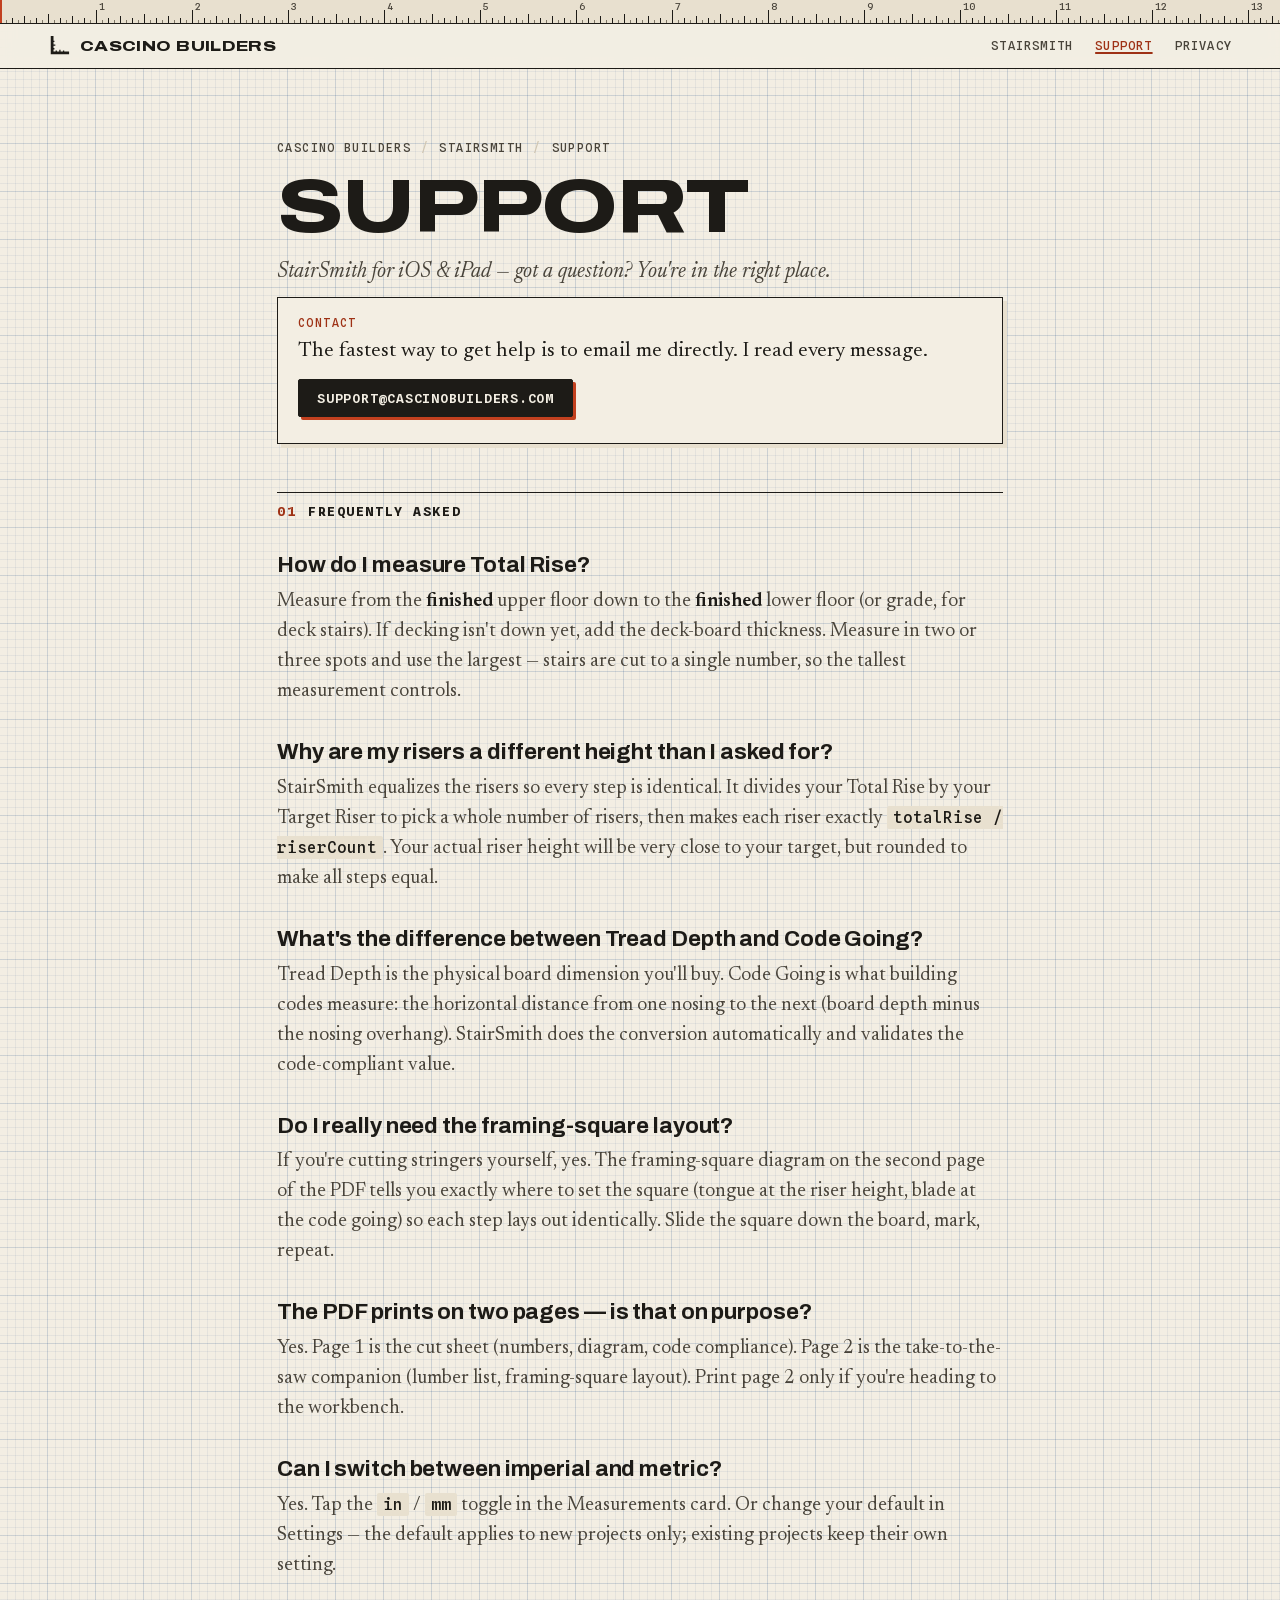
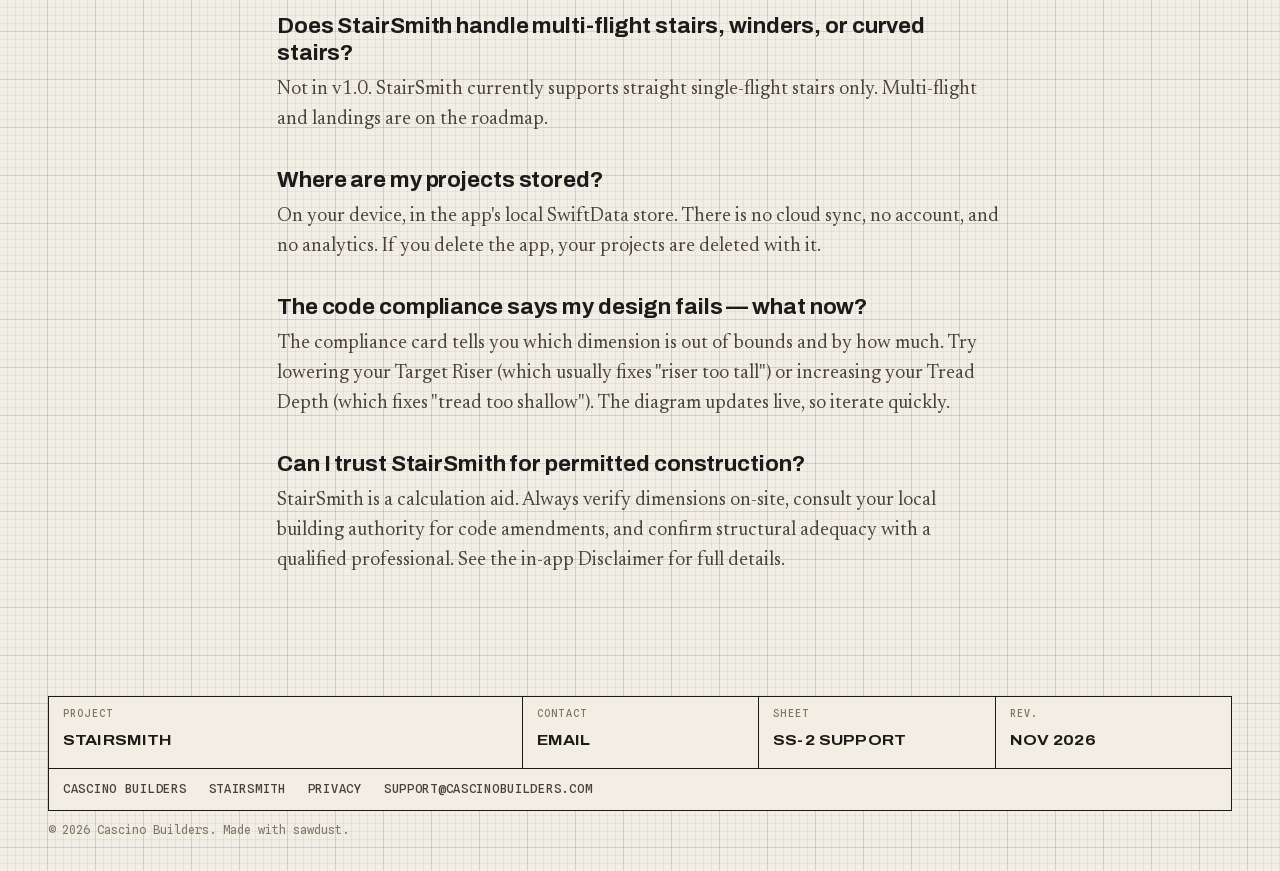
<file: stairsmith/support/index.html>
<!doctype html>
<html lang="en">
<head>
<meta charset="utf-8">
<meta name="viewport" content="width=device-width, initial-scale=1, viewport-fit=cover">
<title>StairSmith · Support</title>
<meta name="description" content="Support for StairSmith — the iOS stair calculator with live diagram, code compliance, and PDF export.">
<meta name="theme-color" content="#f3eee3">
<link rel="icon" href="/favicon.svg" type="image/svg+xml">
<link rel="apple-touch-icon" href="/apple-touch-icon.png">
<link rel="preload" href="/assets/fonts/archivo.woff2" as="font" type="font/woff2" crossorigin>
<link rel="preload" href="/assets/fonts/newsreader.woff2" as="font" type="font/woff2" crossorigin>
<link rel="stylesheet" href="/assets/site.css">
</head>
<body>
<a class="skip" href="#main">Skip to content</a>

<header class="site-header">
  <div class="ruler" aria-hidden="true"><span style="left:96px">1</span><span style="left:192px">2</span><span style="left:288px">3</span><span style="left:384px">4</span><span style="left:480px">5</span><span style="left:576px">6</span><span style="left:672px">7</span><span style="left:768px">8</span><span style="left:864px">9</span><span style="left:960px">10</span><span style="left:1056px">11</span><span style="left:1152px">12</span><span style="left:1248px">13</span><span style="left:1344px">14</span><span style="left:1440px">15</span><span style="left:1536px">16</span><span style="left:1632px">17</span><span style="left:1728px">18</span><span style="left:1824px">19</span><span style="left:1920px">20</span><span style="left:2016px">21</span><span style="left:2112px">22</span><span style="left:2208px">23</span><span style="left:2304px">24</span><span style="left:2400px">25</span><span style="left:2496px">26</span><span style="left:2592px">27</span><span style="left:2688px">28</span></div>
  <nav class="nav" aria-label="Main">
    <a class="brand" href="/" aria-label="Cascino Builders, home"><svg viewBox="0 0 24 24" fill="none" stroke="currentColor" aria-hidden="true"><path class="sq" d="M4.5 2.5v17h17" stroke-width="3" stroke-linecap="square"/><path d="M9 19.5v-2.5M13 19.5v-3.5M17 19.5v-2.5M4.5 15h2.5M4.5 11h3.5M4.5 7h2.5" stroke-width="1.4"/></svg><span>Cascino<span class="brand-word-2"> Builders</span></span></a>
    <div class="nav-links">
      <a href="/stairsmith/">StairSmith</a>
      <a href="/stairsmith/support/" aria-current="page">Support</a>
      <a href="/stairsmith/privacy/">Privacy</a>
    </div>
  </nav>
</header>

<main id="main" class="doc">
  <p class="crumbs label"><a href="/">Cascino Builders</a><span class="sep">/</span><a href="/stairsmith/">StairSmith</a><span class="sep">/</span><span>Support</span></p>
  <h1>Support</h1>
  <p class="subtitle">StairSmith for iOS &amp; iPad — got a question? You're in the right place.</p>
  <div class="note"><span class="label">Contact</span>
  <p>The fastest way to get help is to email me directly. I read every message.</p>
  <a class="btn contact" href="mailto:support@cascinobuilders.com?subject=StairSmith Support">support@cascinobuilders.com</a>
  </div>
  <h2 data-n="01">Frequently Asked</h2>
  <h3>How do I measure Total Rise?</h3>
  <p>Measure from the <strong>finished</strong> upper floor down to the <strong>finished</strong> lower floor (or grade, for deck stairs). If decking isn't down yet, add the deck-board thickness. Measure in two or three spots and use the largest — stairs are cut to a single number, so the tallest measurement controls.</p>
  <h3>Why are my risers a different height than I asked for?</h3>
  <p>StairSmith equalizes the risers so every step is identical. It divides your Total Rise by your Target Riser to pick a whole number of risers, then makes each riser exactly <code>totalRise / riserCount</code>. Your actual riser height will be very close to your target, but rounded to make all steps equal.</p>
  <h3>What's the difference between Tread Depth and Code Going?</h3>
  <p>Tread Depth is the physical board dimension you'll buy. Code Going is what building codes measure: the horizontal distance from one nosing to the next (board depth minus the nosing overhang). StairSmith does the conversion automatically and validates the code-compliant value.</p>
  <h3>Do I really need the framing-square layout?</h3>
  <p>If you're cutting stringers yourself, yes. The framing-square diagram on the second page of the PDF tells you exactly where to set the square (tongue at the riser height, blade at the code going) so each step lays out identically. Slide the square down the board, mark, repeat.</p>
  <h3>The PDF prints on two pages — is that on purpose?</h3>
  <p>Yes. Page 1 is the cut sheet (numbers, diagram, code compliance). Page 2 is the take-to-the-saw companion (lumber list, framing-square layout). Print page 2 only if you're heading to the workbench.</p>
  <h3>Can I switch between imperial and metric?</h3>
  <p>Yes. Tap the <code>in</code> / <code>mm</code> toggle in the Measurements card. Or change your default in Settings — the default applies to new projects only; existing projects keep their own setting.</p>
  <h3>Does StairSmith handle multi-flight stairs, winders, or curved stairs?</h3>
  <p>Not in v1.0. StairSmith currently supports straight single-flight stairs only. Multi-flight and landings are on the roadmap.</p>
  <h3>Where are my projects stored?</h3>
  <p>On your device, in the app's local SwiftData store. There is no cloud sync, no account, and no analytics. If you delete the app, your projects are deleted with it.</p>
  <h3>The code compliance says my design fails — what now?</h3>
  <p>The compliance card tells you which dimension is out of bounds and by how much. Try lowering your Target Riser (which usually fixes "riser too tall") or increasing your Tread Depth (which fixes "tread too shallow"). The diagram updates live, so iterate quickly.</p>
  <h3>Can I trust StairSmith for permitted construction?</h3>
  <p>StairSmith is a calculation aid. Always verify dimensions on-site, consult your local building authority for code amendments, and confirm structural adequacy with a qualified professional. See the in-app Disclaimer for full details.</p>
</main>

<footer class="title-block">
  <div class="tb-grid">
    <div><span class="label">Project</span><span class="v">StairSmith</span></div>
    <div><span class="label">Contact</span><span class="v"><a href="mailto:support@cascinobuilders.com">Email</a></span></div>
    <div><span class="label">Sheet</span><span class="v">SS-2 Support</span></div>
    <div><span class="label">Rev.</span><span class="v">Nov 2026</span></div>
    <div class="tb-links">
      <a href="/">Cascino Builders</a>
      <a href="/stairsmith/">StairSmith</a>
      <a href="/stairsmith/privacy/">Privacy</a>
      <a href="mailto:support@cascinobuilders.com">support@cascinobuilders.com</a>
    </div>
  </div>
  <p class="tb-fine">© 2026 Cascino Builders. Made with sawdust.</p>
</footer>
</body>
</html>
</file>
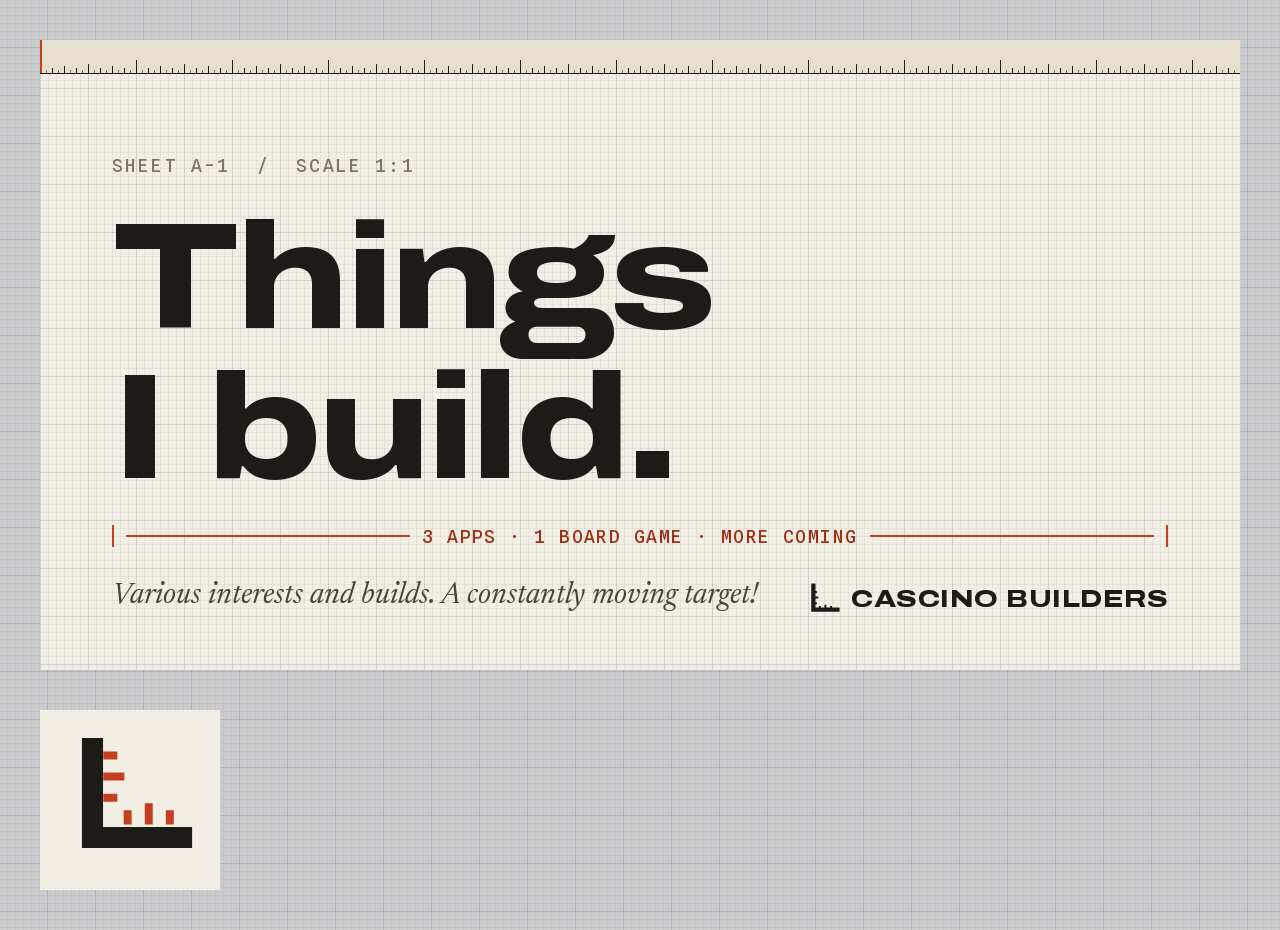
<file: tools/og.html>
<!doctype html>
<!-- Source for og.jpg and apple-touch-icon.png. Render with tools/render-images.js. -->
<html><head><meta charset="utf-8"><link rel="stylesheet" href="/assets/site.css">
<style>
  body { margin: 0; padding: 40px; background-color: #ccc; }
  #og { width: 1200px; height: 630px; position: relative; overflow: hidden;
        background-color: var(--paper);
        background-image: linear-gradient(var(--grid-major) 1px, transparent 1px), linear-gradient(90deg, var(--grid-major) 1px, transparent 1px), linear-gradient(var(--grid) 1px, transparent 1px), linear-gradient(90deg, var(--grid) 1px, transparent 1px);
        background-size: 48px 48px, 48px 48px, 8px 8px, 8px 8px; }
  #og .ruler { position: absolute; left: 0; right: 0; top: 0; height: 34px; }
  #og .in { position: absolute; left: 72px; right: 72px; top: 96px; }
  #og .label { font-size: 18px; }
  #og h1 { margin: 26px 0 0; font-size: 150px; text-transform: none; letter-spacing: -.025em; line-height: 1; }
  #og .dl { margin-top: 22px; display: flex; align-items: center; gap: 12px; color: var(--mark); }
  #og .dl i { width: 2px; height: 22px; background: currentColor; } #og .dl b { flex: 1; height: 2px; background: currentColor; }
  #og .dl span { font: 500 18px var(--mono); letter-spacing: .08em; text-transform: uppercase; color: var(--mark-ink); }
  #og .foot { position: absolute; left: 72px; right: 72px; bottom: 54px; display: flex; justify-content: space-between; align-items: end; }
  #og .foot p { margin: 0; font: italic 400 30px/1.3 var(--text); color: var(--ink-2); }
  #og .brand { font-size: 24px; } #og .brand svg { width: 34px; height: 34px; }
  #icon { width: 180px; height: 180px; margin-top: 40px; background: var(--paper); display: grid; place-items: center; }
</style></head><body>
<div id="og">
  <div class="ruler"></div>
  <div class="in">
    <p class="label">Sheet A-1 &nbsp;/&nbsp; Scale 1:1</p>
    <h1 class="display">Things<br>I build.</h1>
    <div class="dl"><i></i><b></b><span>3 apps · 1 board game · more coming</span><b></b><i></i></div>
  </div>
  <div class="foot">
    <p>Various interests and builds. A constantly moving target!</p>
    <span class="brand"><svg viewBox="0 0 24 24" fill="none" stroke="currentColor"><path d="M4.5 2.5v17h17" stroke-width="3" stroke-linecap="square"/><path d="M9 19.5v-2.5M13 19.5v-3.5M17 19.5v-2.5M4.5 15h2.5M4.5 11h3.5M4.5 7h2.5" stroke-width="1.4"/></svg>Cascino Builders</span>
  </div>
</div>
<div id="icon"><img src="/favicon.svg" width="150" height="150" alt=""></div>
</body></html>
</file>
<file: assets/site.css>
/* Cascino Builders — shared styles.
   The look is a shop drawing: drafting-grid paper, graphite ink, one red
   lumber-crayon accent. See CLAUDE.md for the rules before changing it. */

@font-face {
  font-family: "Archivo";
  src: url("/assets/fonts/archivo.woff2") format("woff2");
  font-weight: 100 900; font-stretch: 62% 125%; font-style: normal; font-display: swap;
}
@font-face {
  font-family: "Newsreader";
  src: url("/assets/fonts/newsreader.woff2") format("woff2");
  font-weight: 300 700; font-style: normal; font-display: swap;
}
@font-face {
  font-family: "Newsreader";
  src: url("/assets/fonts/newsreader-italic.woff2") format("woff2");
  font-weight: 300 700; font-style: italic; font-display: swap;
}
@font-face {
  font-family: "Spline Sans Mono";
  src: url("/assets/fonts/spline-sans-mono.woff2") format("woff2");
  font-weight: 300 700; font-style: normal; font-display: swap;
}

:root {
  --paper: #f3eee3;
  --paper-2: #e8e0cf;
  --ink: #1d1b17;
  --ink-2: #48433a;
  --ink-3: #7d7566;
  --rule: #cfc5b1;
  --mark: #c2401f;          /* lumber crayon */
  --mark-ink: #9e3115;      /* the same red, dark enough for small text */
  --grid: rgba(46, 86, 140, .075);
  --grid-major: rgba(46, 86, 140, .13);

  --display: "Archivo", "Arial Narrow", sans-serif;
  --text: "Newsreader", Georgia, serif;
  --mono: "Spline Sans Mono", ui-monospace, "SF Mono", Menlo, monospace;

  --gutter: clamp(16px, 4vw, 48px);
  --measure: 66ch;
  --ease: cubic-bezier(.2, .7, .2, 1);
  color-scheme: light;
}

*, *::before, *::after { box-sizing: border-box; }
html { -webkit-text-size-adjust: 100%; scroll-padding-top: 96px; }
@media (prefers-reduced-motion: no-preference) { html { scroll-behavior: smooth; } }

body {
  margin: 0;
  font: 400 clamp(17px, 1.05rem + .2vw, 20px)/1.55 var(--text);
  font-optical-sizing: auto;
  color: var(--ink);
  background-color: var(--paper);
  /* drafting grid: 8px minor, 48px major */
  background-image:
    linear-gradient(var(--grid-major) 1px, transparent 1px),
    linear-gradient(90deg, var(--grid-major) 1px, transparent 1px),
    linear-gradient(var(--grid) 1px, transparent 1px),
    linear-gradient(90deg, var(--grid) 1px, transparent 1px);
  background-size: 48px 48px, 48px 48px, 8px 8px, 8px 8px;
  background-position: -1px -1px;
  overflow-x: clip;
}

img, svg, video { max-width: 100%; }
a { color: inherit; text-decoration-thickness: 1px; text-underline-offset: .2em; }
a:hover { color: var(--mark-ink); text-decoration-thickness: 2px; }
:focus-visible { outline: 2px solid var(--mark); outline-offset: 3px; }
::selection { background: var(--mark); color: var(--paper); }

.skip {
  position: absolute; left: 8px; top: -100px; z-index: 100;
  padding: 8px 12px; background: var(--ink); color: var(--paper); font: 500 13px var(--mono);
}
.skip:focus { top: 8px; }

/* ---------- type helpers ---------- */
.label {
  font: 500 11.5px/1.3 var(--mono);
  letter-spacing: .12em; text-transform: uppercase; color: var(--ink-3);
}
.display {
  font-family: var(--display); font-stretch: 125%; font-weight: 800;
  text-transform: uppercase; letter-spacing: -.01em; line-height: .92;
}

/* ---------- header: a ruler in real CSS inches, then the nav ---------- */
.site-header {
  position: sticky; top: 0; z-index: 50;
  background: color-mix(in srgb, var(--paper) 94%, transparent);
  -webkit-backdrop-filter: blur(8px); backdrop-filter: blur(8px);
  border-bottom: 1.5px solid var(--ink);
}
.ruler {
  position: relative; height: 24px; overflow: hidden;
  background-color: var(--paper-2);
  border-bottom: 1px solid var(--ink);
  /* 1in = 96px. Ticks at 1, 1/2, 1/4, 1/8, 1/16 in, growing up from the bottom edge. */
  background-image:
    repeating-linear-gradient(90deg, var(--ink) 0 1px, transparent 1px 96px),
    repeating-linear-gradient(90deg, transparent 0 48px, var(--ink) 48px 49px, transparent 49px 96px),
    repeating-linear-gradient(90deg, transparent 0 24px, var(--ink) 24px 25px, transparent 25px 48px),
    repeating-linear-gradient(90deg, transparent 0 12px, var(--ink) 12px 13px, transparent 13px 24px),
    repeating-linear-gradient(90deg, transparent 0 6px, var(--ink-3) 6px 7px, transparent 7px 12px);
  background-size: 100% 13px, 100% 9px, 100% 7px, 100% 5px, 100% 3px;
  background-position: 0 100%;
  background-repeat: no-repeat;
}
.ruler span {
  position: absolute; top: 2px; transform: translateX(3px);
  font: 500 9.5px/1 var(--mono); color: var(--ink-2);
}
/* the red pencil mark rides along the ruler as you scroll */
@supports (animation-timeline: scroll()) {
  .ruler::after {
    content: ""; position: absolute; top: 0; bottom: 0; left: 0; width: 2px;
    background: var(--mark);
    animation: ruler-mark linear both; animation-timeline: scroll(root block);
  }
  @keyframes ruler-mark { from { transform: translateX(0); } to { transform: translateX(calc(100vw - 2px)); } }
}

.nav {
  display: flex; align-items: center; gap: 8px 28px;
  padding: 10px var(--gutter);
  max-width: 1280px; margin: 0 auto;
}
.brand {
  display: inline-flex; align-items: center; gap: 10px;
  font: 800 15px/1 var(--display); font-stretch: 125%;
  letter-spacing: .02em; text-transform: uppercase; text-decoration: none; color: var(--ink);
  white-space: nowrap;
}
.brand svg { width: 22px; height: 22px; flex: none; }
.brand:hover { color: var(--ink); }
.brand:hover svg .sq { stroke: var(--mark); }
.nav-links { display: flex; gap: 22px; margin-left: auto; }
.nav-links a {
  font: 500 12px/1 var(--mono); letter-spacing: .1em; text-transform: uppercase;
  text-decoration: none; color: var(--ink-2); padding: 6px 0; white-space: nowrap;
}
.nav-links a:hover, .nav-links a[aria-current="page"] { color: var(--mark-ink); }
.nav-links a[aria-current="page"] { text-decoration: underline; text-decoration-thickness: 2px; }
@media (max-width: 560px) {
  .brand-word-2 { display: none; }
  .nav-links { gap: 16px; }
}
@media (max-width: 420px) {
  .nav:has(.nav-links a:nth-child(3)) .brand > span { display: none; }
  .brand svg { width: 26px; height: 26px; }
}

/* ---------- buttons ---------- */
.btn {
  display: inline-flex; align-items: center; gap: .55em;
  padding: 12px 18px 11px;
  font: 600 13px/1 var(--mono); letter-spacing: .06em; text-transform: uppercase;
  text-decoration: none; color: var(--paper); background: var(--ink);
  border: 1.5px solid var(--ink); border-radius: 2px;
  box-shadow: 3px 3px 0 var(--mark);
  transition: transform .2s var(--ease), box-shadow .2s var(--ease);
  cursor: pointer;
}
.btn:hover { color: var(--paper); transform: translate(-1px, -1px); box-shadow: 4px 4px 0 var(--mark); }
.btn:active { transform: translate(2px, 2px); box-shadow: 1px 1px 0 var(--mark); }
.btn.ghost { background: transparent; color: var(--ink); box-shadow: none; }
.btn.ghost:hover { color: var(--mark-ink); border-color: var(--mark); }
.btn svg { width: 14px; height: 14px; flex: none; }

/* ---------- footer: a drawing title block ---------- */
.title-block {
  max-width: 1280px; margin: clamp(64px, 10vw, 120px) auto 0;
  padding: 0 var(--gutter) 32px;
}
.tb-grid {
  display: grid; grid-template-columns: 2fr 1fr 1fr 1fr;
  border: 1.5px solid var(--ink); background: var(--paper);
}
.tb-grid > div { padding: 10px 14px 12px; border-left: 1px solid var(--ink); min-width: 0; }
.tb-grid > div:first-child { border-left: 0; }
.tb-grid .label { display: block; margin-bottom: 6px; font-size: 10px; }
.tb-grid .v { font: 700 15px/1.25 var(--display); font-stretch: 112%; text-transform: uppercase; letter-spacing: .01em; }
.tb-grid .v a { text-decoration: none; }
.tb-grid .v a:hover { text-decoration: underline; }
.tb-links { grid-column: 1 / -1; border-left: 0 !important; border-top: 1px solid var(--ink); display: flex; flex-wrap: wrap; gap: 6px 22px; }
.tb-links a { font: 500 12px/1.6 var(--mono); letter-spacing: .06em; text-transform: uppercase; text-decoration: none; color: var(--ink-2); }
.tb-links a:hover { color: var(--mark-ink); text-decoration: underline; }
.tb-fine { margin: 10px 0 0; font: 400 12px/1.5 var(--mono); color: var(--ink-3); }
@media (max-width: 720px) {
  .tb-grid { grid-template-columns: 1fr 1fr; }
  .tb-grid > div:nth-child(odd) { border-left: 0; }
  .tb-grid > div:nth-child(n+3) { border-top: 1px solid var(--ink); }
}

/* ---------- document pages: support, privacy, FAQ ---------- */
.doc {
  max-width: calc(var(--measure) + 2 * var(--gutter));
  margin: 0 auto; padding: clamp(32px, 6vw, 72px) var(--gutter) 0;
}
.crumbs { margin: 0 0 28px; display: flex; flex-wrap: wrap; gap: 6px 10px; align-items: center; }
.crumbs a { text-decoration: none; color: var(--ink-2); }
.crumbs a:hover { color: var(--mark-ink); text-decoration: underline; }
.crumbs .sep { color: var(--rule); }
.doc h1 {
  margin: 0 0 14px;
  font: 800 clamp(40px, 8vw, 76px)/.92 var(--display); font-stretch: 125%;
  text-transform: uppercase; letter-spacing: -.015em;
}
.doc .subtitle { margin: 0 0 8px; font-style: italic; color: var(--ink-2); font-size: 1.1em; }
.doc .effective { margin: 0 0 36px; }
.doc .lead-rule { height: 0; border: 0; border-top: 1.5px solid var(--ink); margin: 28px 0 0; position: relative; }
.doc h2 {
  margin: 48px 0 12px; padding-top: 10px;
  font: 700 13px/1.3 var(--mono); letter-spacing: .12em; text-transform: uppercase;
  border-top: 1.5px solid var(--ink); color: var(--ink);
  display: flex; gap: 12px;
}
.doc h2::before { content: attr(data-n); color: var(--mark-ink); }
.doc h3 {
  margin: 32px 0 8px;
  font: 700 clamp(19px, 1rem + .5vw, 23px)/1.2 var(--display); font-stretch: 100%;
  letter-spacing: -.005em;
}
.doc p, .doc ul, .doc ol { margin: 0 0 16px; color: var(--ink-2); }
.doc strong { color: var(--ink); font-weight: 600; }
.doc ul, .doc ol { padding-left: 1.3em; }
.doc li { margin-bottom: 6px; }
.doc li::marker { color: var(--mark); font-family: var(--mono); }
.doc code {
  font: 500 .82em var(--mono); background: var(--paper-2);
  padding: 2px 6px; border-radius: 2px; color: var(--ink);
}
.doc .note {
  margin: 8px 0 28px; padding: 18px 20px;
  background: var(--paper); border: 1.5px solid var(--ink);
  box-shadow: 4px 4px 0 var(--paper-2);
}
.doc .note .label { display: block; margin-bottom: 6px; color: var(--mark-ink); }
.doc .note p { margin: 0; color: var(--ink); font-size: 1.08em; line-height: 1.45; }
.doc .contact { margin: 12px 0 8px; }
</file>
<file: assets/home.css>
/* Home page. Builds on site.css. */

.hero, .apps, .projects, .contact {
  max-width: 1280px; margin: 0 auto; padding-left: var(--gutter); padding-right: var(--gutter);
}

/* ---------- hero ---------- */
.hero { padding-top: clamp(40px, 7vw, 96px); }
.hero-sheet { display: flex; flex-wrap: wrap; gap: 6px 22px; margin: 0 0 clamp(20px, 3vw, 36px); }
.hero-sheet span + span::before { content: "/"; margin-right: 22px; color: var(--rule); }

.hero-title { display: inline-block; max-width: 100%; }
.hero h1 {
  margin: 0;
  font-size: clamp(60px, 11.5vw, 176px);
  font-weight: 850;
  text-transform: none; letter-spacing: -.025em; line-height: 1;
}
.hero h1 .w { display: block; }

.dim-line {
  display: flex; align-items: center; gap: 10px;
  margin-top: clamp(14px, 2vw, 22px); color: var(--mark);
}
.dim-rule { flex: 1; height: 1.5px; background: currentColor; }
.dim-tick { width: 1.5px; height: 18px; background: currentColor; flex: none; }
.dim-text { font: 500 clamp(11px, 1.2vw, 13px)/1 var(--mono); letter-spacing: .08em; text-transform: uppercase; color: var(--mark-ink); white-space: nowrap; }

.hero-foot {
  display: grid; grid-template-columns: minmax(0, 36rem) 1fr auto; align-items: end;
  gap: 28px 40px; margin-top: clamp(28px, 4vw, 52px);
}
.hero-lede { margin: 0; font-size: clamp(19px, 1.1rem + .45vw, 24px); line-height: 1.45; color: var(--ink-2); }
.hero-cta { display: flex; flex-wrap: wrap; gap: 12px; align-self: end; }

/* the lumber grade stamp */
.stamp {
  display: grid; justify-items: center; gap: 3px;
  padding: 10px 16px 9px; color: var(--mark);
  border: 2.5px solid currentColor; border-radius: 10px;
  transform: rotate(-4deg);
  font-family: var(--display); text-transform: uppercase; line-height: 1;
  mix-blend-mode: multiply; opacity: .9;
  -webkit-mask-image: radial-gradient(circle at 30% 40%, #000 55%, rgba(0,0,0,.72) 75%, #000 90%);
          mask-image: radial-gradient(circle at 30% 40%, #000 55%, rgba(0,0,0,.72) 75%, #000 90%);
}
.stamp-top { font-weight: 800; font-stretch: 125%; font-size: 14px; letter-spacing: .06em; }
.stamp-mid { font-weight: 900; font-stretch: 125%; font-size: 30px; letter-spacing: .02em; padding: 4px 0 3px; border-top: 1.5px solid currentColor; border-bottom: 1.5px solid currentColor; }
.stamp-row { display: flex; gap: 10px; font-weight: 700; font-stretch: 100%; font-size: 12px; letter-spacing: .08em; }
.stamp-row span { padding: 3px 5px 2px; border: 1.5px solid currentColor; }
.stamp-bot { font: 600 11px/1 var(--mono); letter-spacing: .2em; margin-top: 2px; }

@media (max-width: 960px) {
  .hero-foot { grid-template-columns: 1fr auto; }
  .hero-lede { grid-column: 1 / -1; }
}
@media (max-width: 520px) {
  .hero-foot { grid-template-columns: 1fr; }
  .stamp { justify-self: end; margin-top: -8px; }
}

/* ---------- section heads ---------- */
.sec-head { padding-top: clamp(80px, 12vw, 150px); margin-bottom: clamp(24px, 3vw, 36px); }
.sec-head .label { margin: 0 0 10px; color: var(--mark-ink); }
.sec-head h2 { margin: 0; font-size: clamp(44px, 8vw, 104px); }

/* ---------- cut list ---------- */
.cut-head {
  display: grid; grid-template-columns: 64px 1fr auto; gap: 16px;
  padding: 8px 0; border-top: 1.5px solid var(--ink); border-bottom: 1px solid var(--ink);
}
.part { border-bottom: 1.5px solid var(--ink); }
.part-row {
  display: grid; grid-template-columns: 64px 1fr auto; gap: 16px; align-items: baseline;
  padding: 18px 0 0;
}
.part-no { font: 500 15px/1 var(--mono); color: var(--mark-ink); }
.part-name {
  margin: 0; font: 800 clamp(30px, 4.6vw, 60px)/.95 var(--display); font-stretch: 118%;
  text-transform: uppercase; letter-spacing: -.01em;
}
.part-name a { text-decoration: none; }
.part-name a:hover { color: var(--ink); text-decoration: underline; text-decoration-color: var(--mark); text-decoration-thickness: 3px; }
.part-stock { text-align: right; }

.part-body {
  display: grid; grid-template-columns: minmax(0, 1fr) minmax(0, 1fr); gap: clamp(24px, 4vw, 64px);
  padding: clamp(20px, 3vw, 36px) 0 clamp(28px, 4vw, 48px) 80px;
}
.drawing {
  margin: 0; align-self: start;
  background: color-mix(in srgb, var(--paper) 70%, transparent);
  border: 1px solid var(--rule);
  padding: clamp(10px, 2vw, 22px);
}
.drawing svg { display: block; width: 100%; height: auto; overflow: visible; }
.part-text { align-self: center; }
.part-lede {
  margin: 0 0 14px; font-size: clamp(22px, 1.2rem + .7vw, 30px); line-height: 1.2;
  font-style: italic; color: var(--ink);
}
.part-text > p:not(.part-lede) { margin: 0 0 22px; color: var(--ink-2); max-width: 36rem; }

.spec {
  display: grid; grid-template-columns: repeat(3, minmax(0, 1fr));
  margin: 0 0 26px; border-top: 1px solid var(--ink); border-bottom: 1px solid var(--ink);
}
.spec div { padding: 9px 12px 10px 0; }
.spec div + div { padding-left: 12px; border-left: 1px solid var(--rule); }
.spec dt { font: 500 10.5px/1.2 var(--mono); letter-spacing: .12em; text-transform: uppercase; color: var(--ink-3); margin-bottom: 4px; }
.spec dd { margin: 0; font-size: 16px; line-height: 1.3; color: var(--ink); }

.part-links { display: flex; flex-wrap: wrap; align-items: center; gap: 12px 22px; }
.text-link {
  font: 500 12.5px/1 var(--mono); letter-spacing: .08em; text-transform: uppercase;
  color: var(--ink); text-decoration: underline; text-decoration-color: var(--rule); text-decoration-thickness: 1.5px; text-underline-offset: .35em;
}
.text-link:hover { color: var(--mark-ink); text-decoration-color: var(--mark); }

@media (max-width: 860px) {
  .part-body { grid-template-columns: 1fr; padding-left: 0; }
  .cut-head, .part-row { grid-template-columns: 40px 1fr auto; }
}
@media (max-width: 520px) {
  .cut-head span:last-child { display: none; }
  .cut-head { grid-template-columns: 40px 1fr; }
  .part-row { grid-template-columns: 40px 1fr; }
  .part-stock { grid-column: 2; text-align: left; margin-top: -4px; }
  .spec { grid-template-columns: 1fr; }
  .spec div + div { padding-left: 0; border-left: 0; border-top: 1px solid var(--rule); }
  .spec div { display: flex; justify-content: space-between; gap: 12px; align-items: baseline; }
  .spec dt { margin: 0; }
  .spec dd { text-align: right; }
}

/* ---------- drawing ink ---------- */
.drawing .ln { fill: none; stroke: var(--ink); stroke-width: 2.25; stroke-linejoin: round; stroke-linecap: round; }
.drawing .ln-thin { fill: none; stroke: var(--ink-3); stroke-width: 1.25; }
.drawing .hatch path { fill: none; stroke: var(--ink-3); stroke-width: 1; }
.drawing .dim, .drawing .leader { fill: none; stroke: var(--mark); stroke-width: 1.4; stroke-linecap: round; stroke-linejoin: round; }
.drawing .dim-t { font: 500 14px var(--mono); fill: var(--mark-ink); }
.drawing .dim-t.strong { font-weight: 700; font-size: 18px; }
.drawing .callout { fill: var(--paper); stroke: var(--mark); stroke-width: 1.4; }
.drawing .callout-t { font: 700 12px var(--mono); fill: var(--mark-ink); }
.drawing .note-t { font: italic 400 15px var(--text); fill: var(--ink-2); }
.drawing .scr-label { font: 500 9.5px var(--mono); letter-spacing: .08em; fill: var(--ink-3); }
.drawing .scr-score { font: 800 40px var(--display); font-stretch: 110%; fill: var(--ink); }
.drawing .log text { font: 500 14px var(--mono); fill: var(--ink-2); letter-spacing: .04em; }
.drawing .log text.pending { fill: var(--ink-3); }

/* Lines draw themselves the first time a drawing scrolls into view. */
@media (prefers-reduced-motion: no-preference) {
  .js .drawing .draw { stroke-dasharray: 1; stroke-dashoffset: 1; }
  .js .drawing .dim, .js .drawing .dim-t, .js .drawing .callout, .js .drawing .callout-t,
  .js .drawing .leader, .js .drawing .note-t, .js .drawing .fx { opacity: 0; }
  .js .drawing.on .draw { animation: draw 1.1s var(--ease) forwards; }
  .js .drawing.on .d2 { animation-delay: .25s; }
  .js .drawing.on .d3 { animation-delay: .45s; }
  .js .drawing.on .dim, .js .drawing.on .dim-t, .js .drawing.on .callout, .js .drawing.on .callout-t,
  .js .drawing.on .leader, .js .drawing.on .note-t { animation: fade .5s .9s ease-out forwards; }
  .js .drawing.on .fx { animation: fade .6s .6s ease-out forwards; }
  @keyframes draw { to { stroke-dashoffset: 0; } }
  @keyframes fade { to { opacity: 1; } }
}
/* ---------- other projects ---------- */
.project { border-bottom: 1.5px solid var(--ink); }
.project-name { font-size: clamp(26px, 3.4vw, 44px); }
.project-body {
  display: flex; flex-wrap: wrap; align-items: baseline; gap: 12px 32px;
  padding: 14px 0 26px 80px;
}
.project-body p { margin: 0; max-width: 40rem; color: var(--ink-2); }
.project-next { margin: 18px 0 0 80px; font-style: italic; color: var(--ink-3); }
@media (max-width: 860px) { .project-body, .project-next { padding-left: 56px; margin-left: 0; } .project-next { padding-left: 56px; } }
@media (max-width: 520px) { .project-body, .project-next { padding-left: 0; } }

/* ---------- app rules (under the apps) ---------- */
.rules { margin-top: clamp(48px, 7vw, 88px); }
.rules-head { margin-bottom: 18px; }
.rules-head .label { margin: 0 0 8px; color: var(--mark-ink); }
.rules-head h3 { margin: 0; font-size: clamp(30px, 4.4vw, 56px); }
.rules-list {
  list-style: none; margin: 0; padding: 0;
  display: grid; grid-template-columns: repeat(5, minmax(0, 1fr));
  border-top: 1.5px solid var(--ink); border-bottom: 1.5px solid var(--ink);
  counter-reset: rule;
}
.rules-list li { padding: 18px 18px 24px; border-left: 1px solid var(--rule); counter-increment: rule; }
.rules-list li:first-child { border-left: 0; padding-left: 0; }
.rules-list li::before {
  content: counter(rule); display: inline-grid; place-items: center;
  width: 28px; height: 28px; margin-bottom: 18px;
  border: 1.4px solid var(--mark); border-radius: 50%;
  font: 700 12px/1 var(--mono); color: var(--mark-ink);
}
.rules-list h4 { margin: 0 0 8px; font: 750 19px/1.15 var(--display); font-stretch: 105%; }
.rules-list p { margin: 0; font-size: 16.5px; line-height: 1.45; color: var(--ink-2); }
@media (max-width: 1000px) {
  .rules-list { grid-template-columns: repeat(2, minmax(0, 1fr)); }
  .rules-list li { border-left: 0; padding-left: 0; border-top: 1px solid var(--rule); }
  .rules-list li:nth-child(-n+2) { border-top: 0; }
  .rules-list li:nth-child(even) { padding-left: 18px; border-left: 1px solid var(--rule); }
}
@media (max-width: 520px) {
  .rules-list { grid-template-columns: 1fr; }
  .rules-list li, .rules-list li:nth-child(even) { padding: 16px 0 20px; border-left: 0; border-top: 1px solid var(--rule); display: grid; grid-template-columns: 44px 1fr; }
  .rules-list li:first-child { border-top: 0; }
  .rules-list li::before { grid-row: 1 / 3; margin: 0; }
}

/* ---------- contact ---------- */
.contact-card {
  border: 1.5px solid var(--ink); background: var(--paper);
  padding: clamp(22px, 4vw, 44px);
  box-shadow: 6px 6px 0 var(--paper-2);
}
.email {
  display: inline-block; max-width: 100%;
  font: 800 clamp(24px, 5.4vw, 68px)/1.05 var(--display); font-stretch: 100%;
  letter-spacing: -.02em; text-decoration: none; overflow-wrap: anywhere;
  background: linear-gradient(var(--mark), var(--mark)) 0 100% / 0 3px no-repeat;
  transition: background-size .35s var(--ease);
  padding-bottom: 4px;
}
.email:hover { color: var(--ink); background-size: 100% 3px; }
.contact-actions { display: flex; flex-wrap: wrap; align-items: center; gap: 14px 22px; margin-top: 26px; }
.contact-actions .label { margin-left: 8px; }
.copy-status { margin: 12px 0 0; min-height: 1.4em; font: 500 12.5px var(--mono); color: var(--mark-ink); }
@media (max-width: 520px) { .contact-actions .label { margin-left: 0; flex-basis: 100%; } }

/* ---------- the one orchestrated entrance ---------- */
@media (prefers-reduced-motion: no-preference) {
  .js .hero-sheet, .js .hero h1 .w, .js .hero-foot > * { animation: rise .8s var(--ease) both; }
  .js .hero h1 .w1 { animation-delay: .08s; }
  .js .hero h1 .w2 { animation-delay: .18s; }
  .js .dim-line { animation: none; }
  .js .dim-line .dim-rule { transform-origin: center; animation: grow .7s .5s var(--ease) both; }
  .js .dim-line .dim-tick, .js .dim-line .dim-text { animation: fade .4s .9s ease-out both; }
  .js .hero-foot > :nth-child(1) { animation-delay: .4s; }
  .js .hero-foot > :nth-child(2) { animation-delay: .5s; }
  .js .hero-foot > .stamp { animation: thunk .45s 1.1s cubic-bezier(.3, 1.6, .5, 1) both; }
  @keyframes rise { from { opacity: 0; transform: translateY(18px); } }
  @keyframes grow { from { transform: scaleX(0); } }
  @keyframes thunk { from { opacity: 0; transform: rotate(-12deg) scale(1.6); } to { opacity: .9; transform: rotate(-4deg) scale(1); } }
}

@media (max-width: 520px) { .hero-sheet span:nth-child(3) { display: none; } }
</file>
